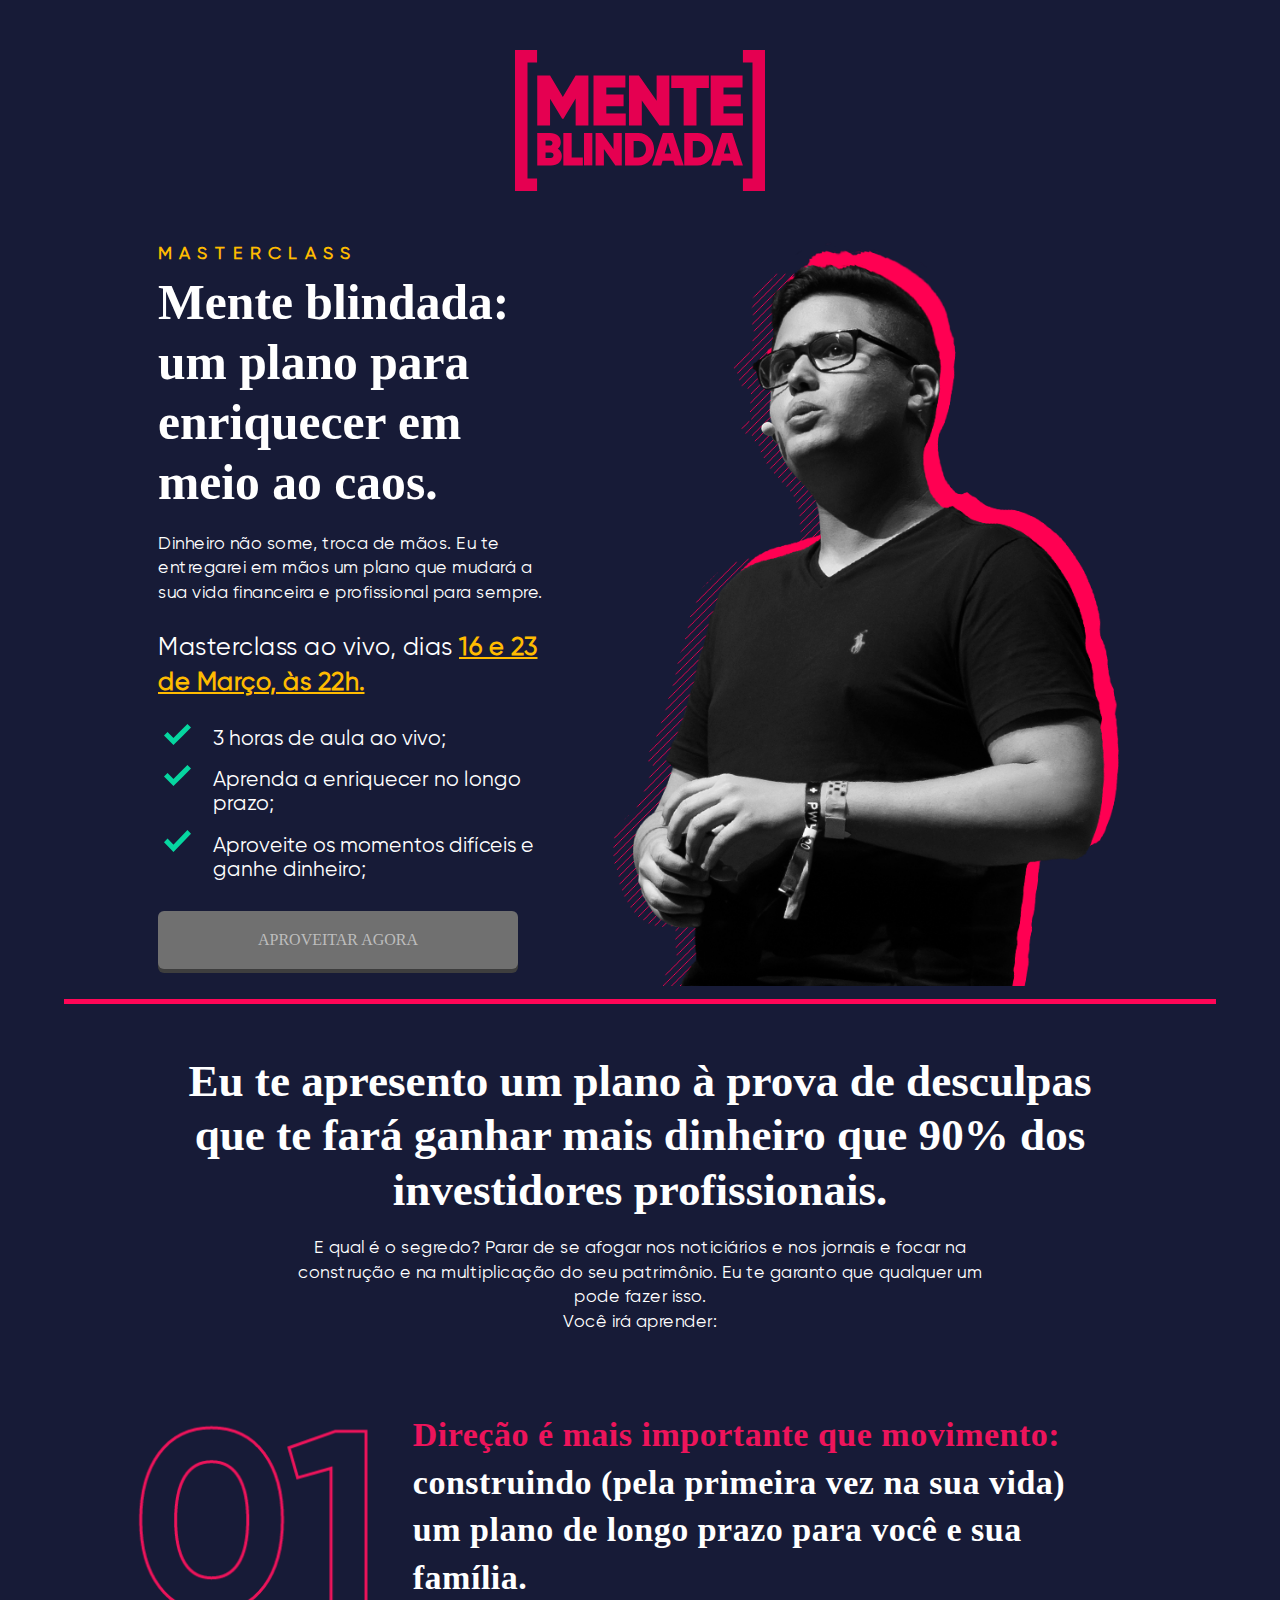
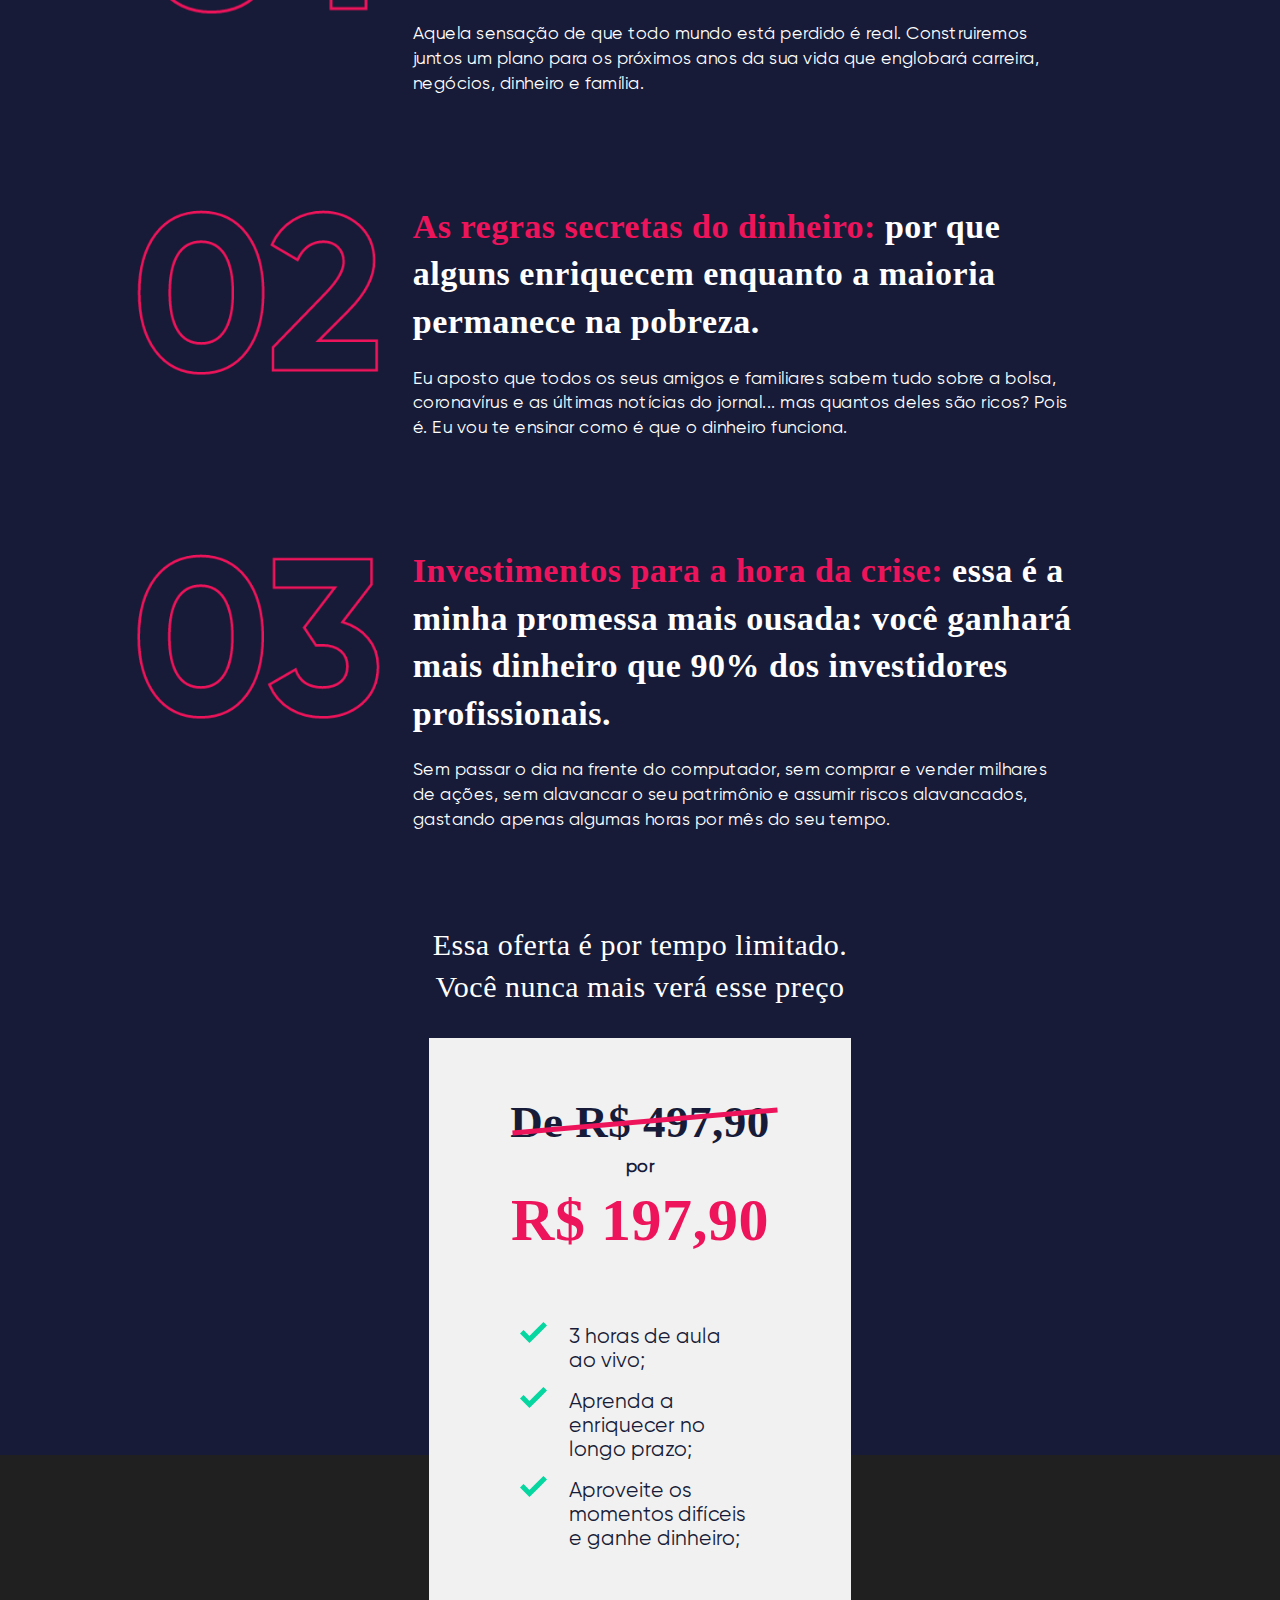
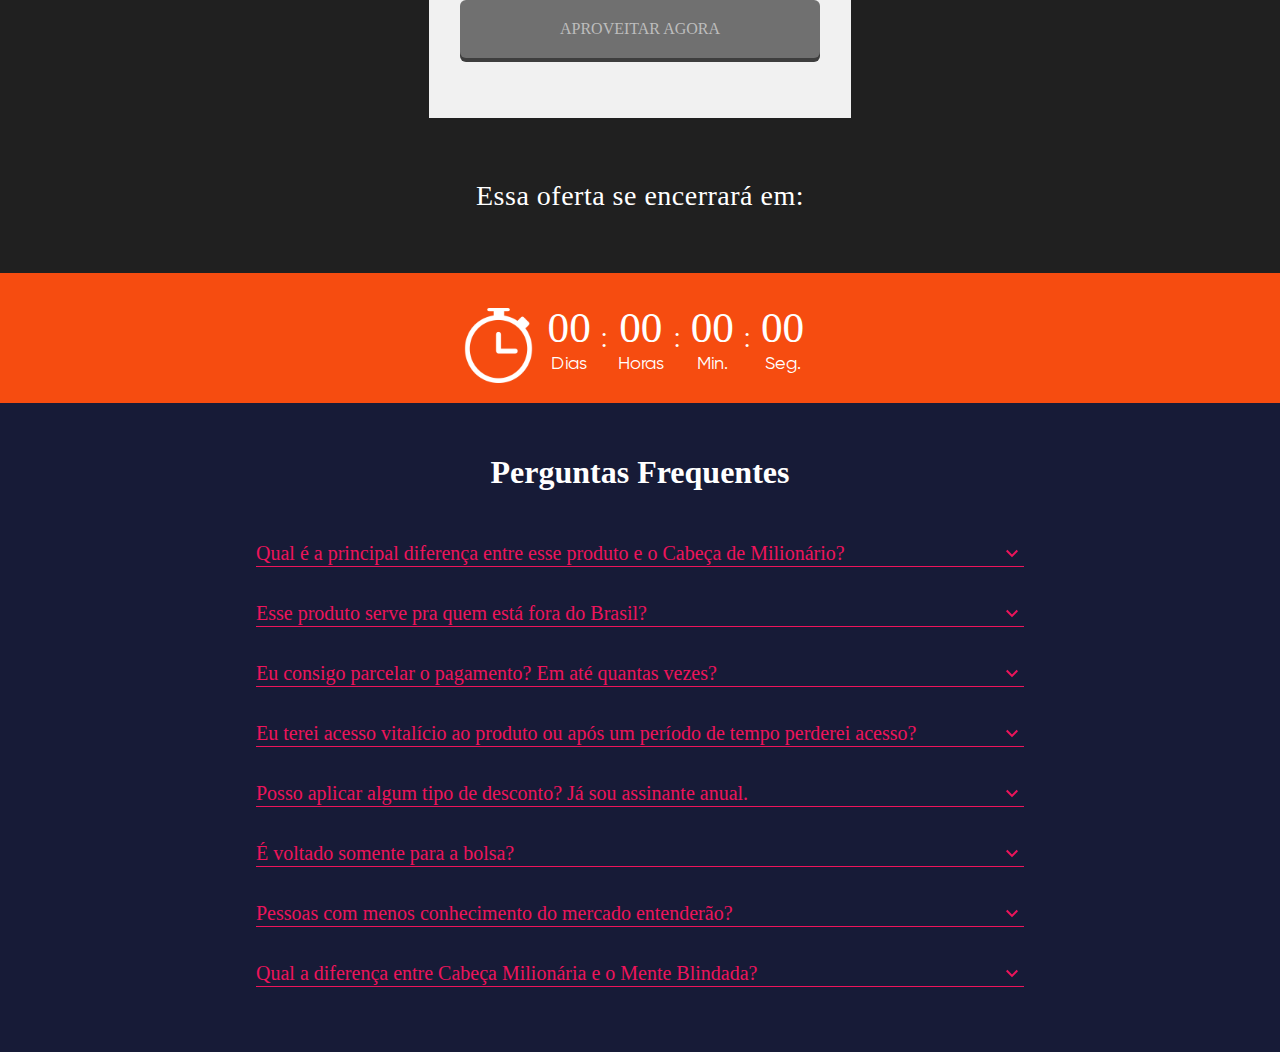
<file: portfolio/mente blindada/index.html>
<html><head>
    <meta charset="UTF-8">
    <title>Inscrições abertas: Mente Blindada.</title>

    <link rel="icon" type="image/x-icon" href="#">

    <!-- CSS -->
    <link rel="stylesheet" type="text/css" href="assets/css/aulao.css"> <!-- geral -->
    <link rel="stylesheet" type="text/css" href="assets/fonts/style.css"> <!-- fonts -->

    <meta name="viewport" content="width=device-width, initial-scale=1.0">

  <body cz-shortcut-listen="true">
    <div class="width-100">
            <img src="assets/img/logo-mente-blindada.svg" class="logo">
    </div>
    
    <div class="container">
        <div class="col-3-6 white">
            <p class="p-masterclass amarelo">MASTERCLASS</p>
            <h3 class="title white">Mente blindada: um plano para enriquecer em meio ao caos.</h3>
            <p class="white">Dinheiro não some, troca de mãos. Eu te entregarei em mãos um plano que mudará a sua vida financeira e profissional para sempre.</p>
            <p class="white p-dia">Masterclass ao vivo, dias <b class="amarelo sublinhado">16 e 23 de Março, às 22h.</b></p>
            <ul class="white">
                <li>3 horas de aula ao vivo;</li>
                <li>Aprenda a enriquecer no longo prazo;</li>
                <li>Aproveite os momentos difíceis e ganhe dinheiro;</li>
            </ul>
            <a href="#" class="btn">APROVEITAR AGORA</a>
        </div>
        <div class="col-3-6 hidden">
            <img class="img-icaro" src="assets/img/img-icaro-topo.png">
        </div>
    </div>
    <div class="divisor width-100 hidden"></div>
    
    <div class="container column padding-30px" style="margin-bottom: 15px;">
        <h3 class="subtitle white text-center text-left" style="margin: 0">Eu te apresento um plano à prova de desculpas que te fará ganhar mais dinheiro que 90% dos<br> investidores profissionais.</h3>
        <p class="white text-center padding-115px text-left">E qual é o segredo? Parar de se afogar nos noticiários e nos jornais e focar na construção e na multiplicação do seu patrimônio. Eu te garanto que qualquer um pode fazer isso. <br>Você irá aprender:</p>
    </div>

    <div class="container numbers">
        <div class="col-20">
            <img class="img-number" src="assets/img/01.png">
        </div>
        <div class="col-80">
            <p class="item-title white"><span class="pink">Direção é mais importante que movimento:</span> construindo (pela primeira vez na sua vida) um plano de longo prazo para você e sua família.</p>
            <p class="white">Aquela sensação de que todo mundo está perdido é real. Construiremos juntos um plano para os próximos anos da sua vida que englobará carreira, negócios, dinheiro e família.</p>
        </div>
    </div>

    <div class="container numbers">
            <div class="col-20">
                <img class="img-number" src="assets/img/02.png">
            </div>
            <div class="col-80">
                <p class="item-title white"><span class="pink">As regras secretas do dinheiro:</span> por que alguns enriquecem enquanto a maioria permanece na pobreza.</p>
                <p class="white">Eu aposto que todos os seus amigos e familiares sabem tudo sobre a bolsa, coronavírus e as últimas notícias do jornal... mas quantos deles são ricos? Pois é. Eu vou te ensinar como é que o dinheiro funciona.</p>
            </div>
    </div>

    <div class="container numbers">
            <div class="col-20">
                <img class="img-number" src="assets/img/03.png">
            </div>
            <div class="col-80">
                <p class="item-title white"><span class="pink">Investimentos para a hora da crise:</span> essa é a minha promessa mais ousada: você ganhará mais dinheiro que 90% dos investidores profissionais.</p>
                <p class="white">Sem passar o dia na frente do computador, sem comprar e vender milhares de ações, sem alavancar o seu patrimônio e assumir riscos alavancados, gastando apenas algumas horas por mês do seu tempo.</p>
            </div>
    </div>

    <p class="text-center white p-price">Essa oferta é por tempo limitado.<br>Você nunca mais verá esse preço</p>

    <div class="width-100  price-box-background">
        <div class="col-2-6 price-box">
            <div>
                <p class="text-center darkBlue"><b><span class="cortado price">De R$ 497,90</span><br>por<br><span class="price-2 pink">R$ 197,90</span></b></p>
                <ul class="darkBlue">
                    <li>3 horas de aula ao vivo;</li>
                    <li>Aprenda a enriquecer no longo prazo;</li>
                    <li>Aproveite os momentos difíceis e ganhe dinheiro;</li>
                </ul>
                <a href="#" class="btn" style="margin: 30px auto">APROVEITAR AGORA</a>
            </div>
        </div>
        <p class="white p-footer">Essa oferta se encerrará em:</p>
    </div>

    <div class="footer">
        <div class="faixa green" style="margin-top: 0px">
            <!-- <h1 id="fimDaPromo" style="display: block; text-align: center;">PROMOÇÃO FINALIZADA:<br> inscrições encerradas!</h1> -->
            <div id="clock2" class="contador white">
                <div class="clock text-center">
                    <img class="shake-rotate" src="assets/img/relogio_branco.png" style="width: 75px;">
                </div>
                <div class="timer text-center">
                    <div class="count">
                        <span class="title">Dias</span>
                        <span class="number days">00</span>
                    </div>
                    <div class="cont-divisor">:</div>
                    <div class="count">
                        <span class="title">Horas</span>
                        <span class="number hours">00</span>
                    </div>
                    <div class="cont-divisor">:</div>
                    <div class="count">
                        <span class="title">Min.</span>
                        <span class="number minutes">00</span>
                    </div>
                    <div class="cont-divisor">:</div>
                    <div class="count">
                        <span class="title">Seg.</span>
                        <span class="number seconds">00</span>
                    </div>
                </div>
            </div>
        </div>
    </div>

    <div class="onm-faq-itemlist">
        <h3 class="onm-faq-expansiontitle">Perguntas Frequentes</h3>
        <div class="onm-faq-expansion">

            <!-- 1 -->
            <div id="onm-expansion">            
                <div class="onm-faq-expansionitem" onclick="javascript:abrefecha('item1')">
                    <div class="onm-faq-itemtitle">Qual é a principal diferença entre esse produto e o Cabeça de Milionário?</div>
                    <div class="onm-faq-arrow">
                        <div id="onm-faq-close1" class="onm-faq-hidearrow">
                            <svg class="onm-faq-svg">
                                <path d="M7.41 15.41L12 10.83l4.59 4.58L18 14l-6-6-6 6z"></path>
                            </svg>
                        </div>
                        <div id="onm-faq-open1">
                            <svg class="onm-faq-svg">
                                <path d="M7.41 7.84L12 12.42l4.59-4.58L18 9.25l-6 6-6-6z"></path>
                            </svg>
                        </div>
                    </div>
                </div>
                <div id="item1" class="onm-faq-item onm-faq-hide">
                    <p>O Mente Blindada é um produto voltado totalmente ao campo dos investimentos. É um produto mais voltado ao investimento, seleção de estratégia para longo prazo, ações, proteção e multiplicação patrimonial. O Cabeça de Milionário é mais voltado para a parte COMPORTAMENTAL E PRA MENTALIDADE.</p>
                </div>
            </div>


            <!-- 2 -->
            <div id="onm-expansion">            
                <div class="onm-faq-expansionitem" onclick="javascript:abrefecha('item2')">
                    <div class="onm-faq-itemtitle">Esse produto serve pra quem está fora do Brasil?</div>
                    <div class="onm-faq-arrow">
                        <div id="onm-faq-close2" class="onm-faq-hidearrow">
                            <svg class="onm-faq-svg">
                                <path d="M7.41 15.41L12 10.83l4.59 4.58L18 14l-6-6-6 6z"></path>
                            </svg>
                        </div>
                        <div id="onm-faq-open2">
                            <svg class="onm-faq-svg">
                                <path d="M7.41 7.84L12 12.42l4.59-4.58L18 9.25l-6 6-6-6z"></path>
                            </svg>
                        </div>
                    </div>
                </div>
                <div id="item2" class="onm-faq-item onm-faq-hide">
                    <p>Sim. Serve para quem está em qualquer lugar do mundo.</p>
                </div>
            </div>

            <!-- 3 -->
            <div id="onm-expansion">            
                <div class="onm-faq-expansionitem" onclick="javascript:abrefecha('item3')">
                    <div class="onm-faq-itemtitle">Eu consigo parcelar o pagamento? Em até quantas vezes?</div>
                    <div class="onm-faq-arrow">
                        <div id="onm-faq-close3" class="onm-faq-hidearrow">
                            <svg class="onm-faq-svg">
                                <path d="M7.41 15.41L12 10.83l4.59 4.58L18 14l-6-6-6 6z"></path>
                            </svg>
                        </div>
                        <div id="onm-faq-open3">
                            <svg class="onm-faq-svg">
                                <path d="M7.41 7.84L12 12.42l4.59-4.58L18 9.25l-6 6-6-6z"></path>
                            </svg>
                        </div>
                    </div>
                </div>
                <div id="item3" class="onm-faq-item onm-faq-hide">
                    <p>Sim. Você consegue parcelar em até três vezes no cartão.</p>
                </div>
            </div>

            <!-- 4 -->
            <div id="onm-expansion">            
                <div class="onm-faq-expansionitem" onclick="javascript:abrefecha('item4')">
                    <div class="onm-faq-itemtitle">Eu terei acesso vitalício ao produto ou após um período de tempo perderei acesso?</div>
                    <div class="onm-faq-arrow">
                        <div id="onm-faq-close4" class="onm-faq-hidearrow">
                            <svg class="onm-faq-svg">
                                <path d="M7.41 15.41L12 10.83l4.59 4.58L18 14l-6-6-6 6z"></path>
                            </svg>
                        </div>
                        <div id="onm-faq-open4">
                            <svg class="onm-faq-svg">
                                <path d="M7.41 7.84L12 12.42l4.59-4.58L18 9.25l-6 6-6-6z"></path>
                            </svg>
                        </div>
                    </div>
                </div>
                <div id="item4" class="onm-faq-item onm-faq-hide">
                    <p>O produto será seu e somente seu para sempre.</p>
                </div>
            </div>

            <!-- 5 -->
            <div id="onm-expansion">            
                <div class="onm-faq-expansionitem" onclick="javascript:abrefecha('item5')">
                    <div class="onm-faq-itemtitle">Posso aplicar algum tipo de desconto? Já sou assinante anual.</div>
                    <div class="onm-faq-arrow">
                        <div id="onm-faq-close5" class="onm-faq-hidearrow">
                            <svg class="onm-faq-svg">
                                <path d="M7.41 15.41L12 10.83l4.59 4.58L18 14l-6-6-6 6z"></path>
                            </svg>
                        </div>
                        <div id="onm-faq-open5">
                            <svg class="onm-faq-svg">
                                <path d="M7.41 7.84L12 12.42l4.59-4.58L18 9.25l-6 6-6-6z"></path>
                            </svg>
                        </div>
                    </div>
                </div>
                <div id="item5" class="onm-faq-item onm-faq-hide">
                    <p>Caso você seja assinante anual, entre em contato direto com o suporte para obter seu cupom de desconto. Fique atento pois você só poderá usar esse cupom uma única vez.</p>
                </div>
            </div>


            <!-- 6 -->
            <div id="onm-expansion">            
                <div class="onm-faq-expansionitem" onclick="javascript:abrefecha('item6')">
                    <div class="onm-faq-itemtitle">É voltado somente para a bolsa?</div>
                    <div class="onm-faq-arrow">
                        <div id="onm-faq-close6" class="onm-faq-hidearrow">
                            <svg class="onm-faq-svg">
                                <path d="M7.41 15.41L12 10.83l4.59 4.58L18 14l-6-6-6 6z"></path>
                            </svg>
                        </div>
                        <div id="onm-faq-open6">
                            <svg class="onm-faq-svg">
                                <path d="M7.41 7.84L12 12.42l4.59-4.58L18 9.25l-6 6-6-6z"></path>
                            </svg>
                        </div>
                    </div>
                </div>
                <div id="item6" class="onm-faq-item onm-faq-hide">
                    <p>Este não é um curso voltado exclusivamente para bolsa de valores, mas sim para investimentos no geral. Nosso conteúdo é para todas as pessoas que se preocupam com a proteção e multiplicação do seu patrimônio.</p>
                </div>
            </div>


            <!-- 7 -->
            <div id="onm-expansion">            
                <div class="onm-faq-expansionitem" onclick="javascript:abrefecha('item7')">
                    <div class="onm-faq-itemtitle">Pessoas com menos conhecimento do mercado entenderão?</div>
                    <div class="onm-faq-arrow">
                        <div id="onm-faq-close7" class="onm-faq-hidearrow">
                            <svg class="onm-faq-svg">
                                <path d="M7.41 15.41L12 10.83l4.59 4.58L18 14l-6-6-6 6z"></path>
                            </svg>
                        </div>
                        <div id="onm-faq-open7">
                            <svg class="onm-faq-svg">
                                <path d="M7.41 7.84L12 12.42l4.59-4.58L18 9.25l-6 6-6-6z"></path>
                            </svg>
                        </div>
                    </div>
                </div>
                <div id="item7" class="onm-faq-item onm-faq-hide">
                    <p>Este curso é voltado para iniciantes. Tudo o que você precisa é ter uma fonte de renda que lhe permita poupar algum dinheiro. A partir deste ponto, qualquer pessoa, em qualquer nível, pode usufruir do conteúdo.</p>
                </div>
            </div>


            <!-- 8 -->
            <div id="onm-expansion">            
                <div class="onm-faq-expansionitem" onclick="javascript:abrefecha('item8')">
                    <div class="onm-faq-itemtitle">Qual a diferença entre Cabeça Milionária e o Mente Blindada?</div>
                    <div class="onm-faq-arrow">
                        <div id="onm-faq-close8" class="onm-faq-hidearrow">
                            <svg class="onm-faq-svg">
                                <path d="M7.41 15.41L12 10.83l4.59 4.58L18 14l-6-6-6 6z"></path>
                            </svg>
                        </div>
                        <div id="onm-faq-open8">
                            <svg class="onm-faq-svg">
                                <path d="M7.41 7.84L12 12.42l4.59-4.58L18 9.25l-6 6-6-6z"></path>
                            </svg>
                        </div>
                    </div>
                </div>
                <div id="item8" class="onm-faq-item onm-faq-hide">
                    <p>O Mente Blindada é um curso voltado para investimentos, enquanto o Cabeça Milionária tratava da mentalidade próspera.</p>
                </div>
            </div>
        </div>
        
    </div>
   
    <script>

        var item_status = {
            "item1": false,
            "item2": false,
            "item3": false,    
            "item4": false,
            "item5": false,
            "item6": false,    
            "item7": false,
            "item8": false,
        }

        function abrefecha(elemento){
            
            var element = document.getElementById(elemento);
            
            var num = elemento.split("m").pop();
            var arrow_open = document.getElementById('onm-faq-open' + num);
            var arrow_close = document.getElementById('onm-faq-close' + num);
            var num2 = 1;
            if(item_status[elemento] == false){

                for(var k in item_status) {
                    item_status[k] = false
                    
                    var element2 = document.getElementById(k);
                    var arrow_open2 = document.getElementById('onm-faq-open' + num2);
                    var arrow_close2 = document.getElementById('onm-faq-close' + num2);
                    num2++;
                    element2.classList.add("onm-faq-hide");
                    arrow_close2.classList.add("onm-faq-hidearrow");
                    arrow_open2.classList.remove("onm-faq-hidearrow");
                }

                element.classList.remove("onm-faq-hide");
                arrow_close.classList.remove("onm-faq-hidearrow");
                arrow_open.classList.add("onm-faq-hidearrow");

                item_status[elemento] = true;
            }
            else{ 
                element.classList.add("onm-faq-hide");
                item_status[elemento] = false;
                arrow_close.classList.add("onm-faq-hidearrow");
                arrow_open.classList.remove("onm-faq-hidearrow");
            }
        }

    </script>

    


    <!-- ManyChat -->

   
    <!-- <script>
        /* CONTADOR */
        var deadline = 'March 23 2020 21:59:50 GMT-0300';
    
        function getTimeRemaining(endtime){
            var t = Date.parse(endtime) - Date.parse(new Date());
            var seconds = Math.floor( (t/1000) % 60 );
            var minutes = Math.floor( (t/1000/60) % 60 );
            var hours = Math.floor( (t/(1000*60*60)) % 24 );
            var days = Math.floor( t/(1000*60*60*24) );
            return {
                'total': t,
                'days': days,
                'hours': hours,
                'minutes': minutes,
                'seconds': seconds
            };
        }
    
        function initializeClock(id, endtime){
            var clock = document.getElementById(id);
    
            var daysSpan = clock.querySelector('.days');
            var hoursSpan = clock.querySelector('.hours');
            var minutesSpan = clock.querySelector('.minutes');
            var secondsSpan = clock.querySelector('.seconds');
    
            function updateClock(){
                var t = getTimeRemaining(endtime);
                daysSpan.innerHTML = ('0' + t.days).slice(-2);
                hoursSpan.innerHTML = ('0' + t.hours).slice(-2);
                minutesSpan.innerHTML = ('0' + t.minutes).slice(-2);
                secondsSpan.innerHTML = ('0' + t.seconds).slice(-2);
                if(t.total<=0){
                    clearInterval(timeinterval);
                }
            }
    
            updateClock(); // run function once at first to avoid delay
            var timeinterval = setInterval(updateClock, 1000);
        }
    
        // initializeClock('clock', deadline);
        initializeClock('clock2', deadline);
    </script> -->
</file>
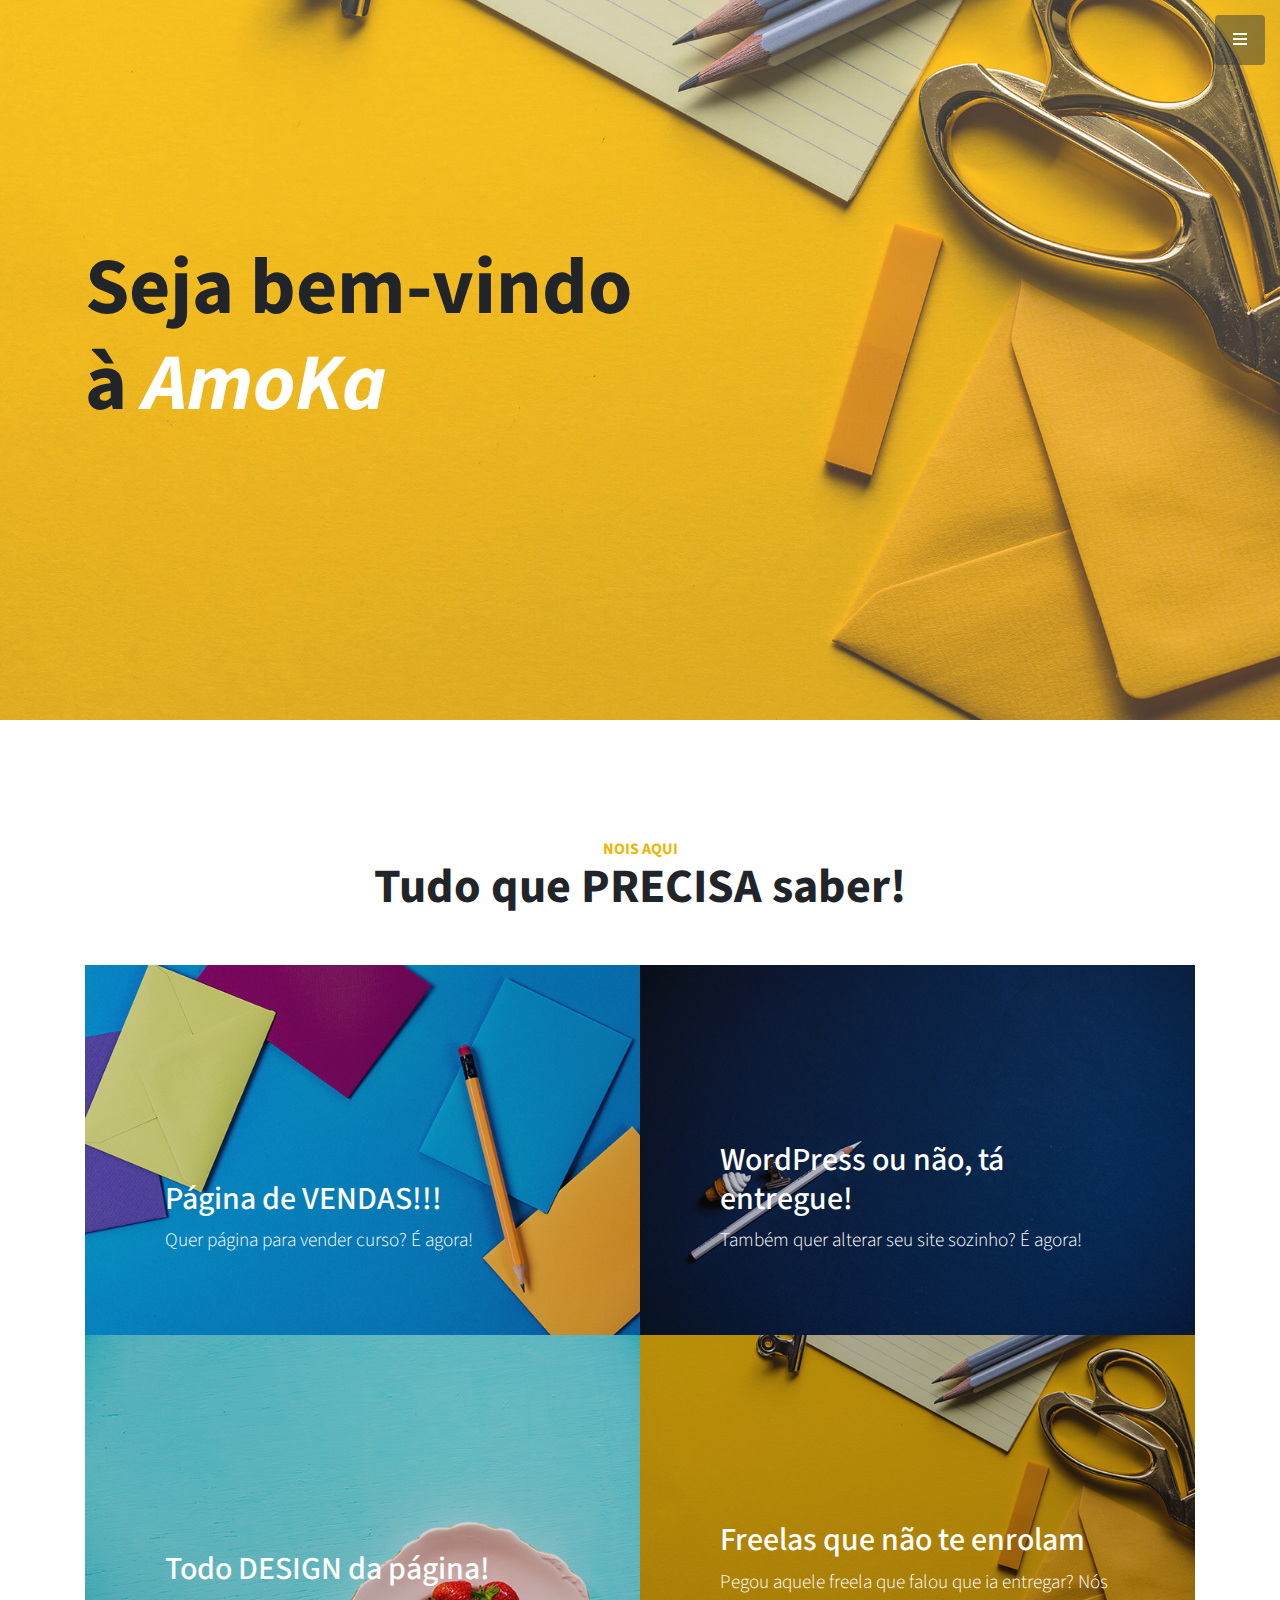
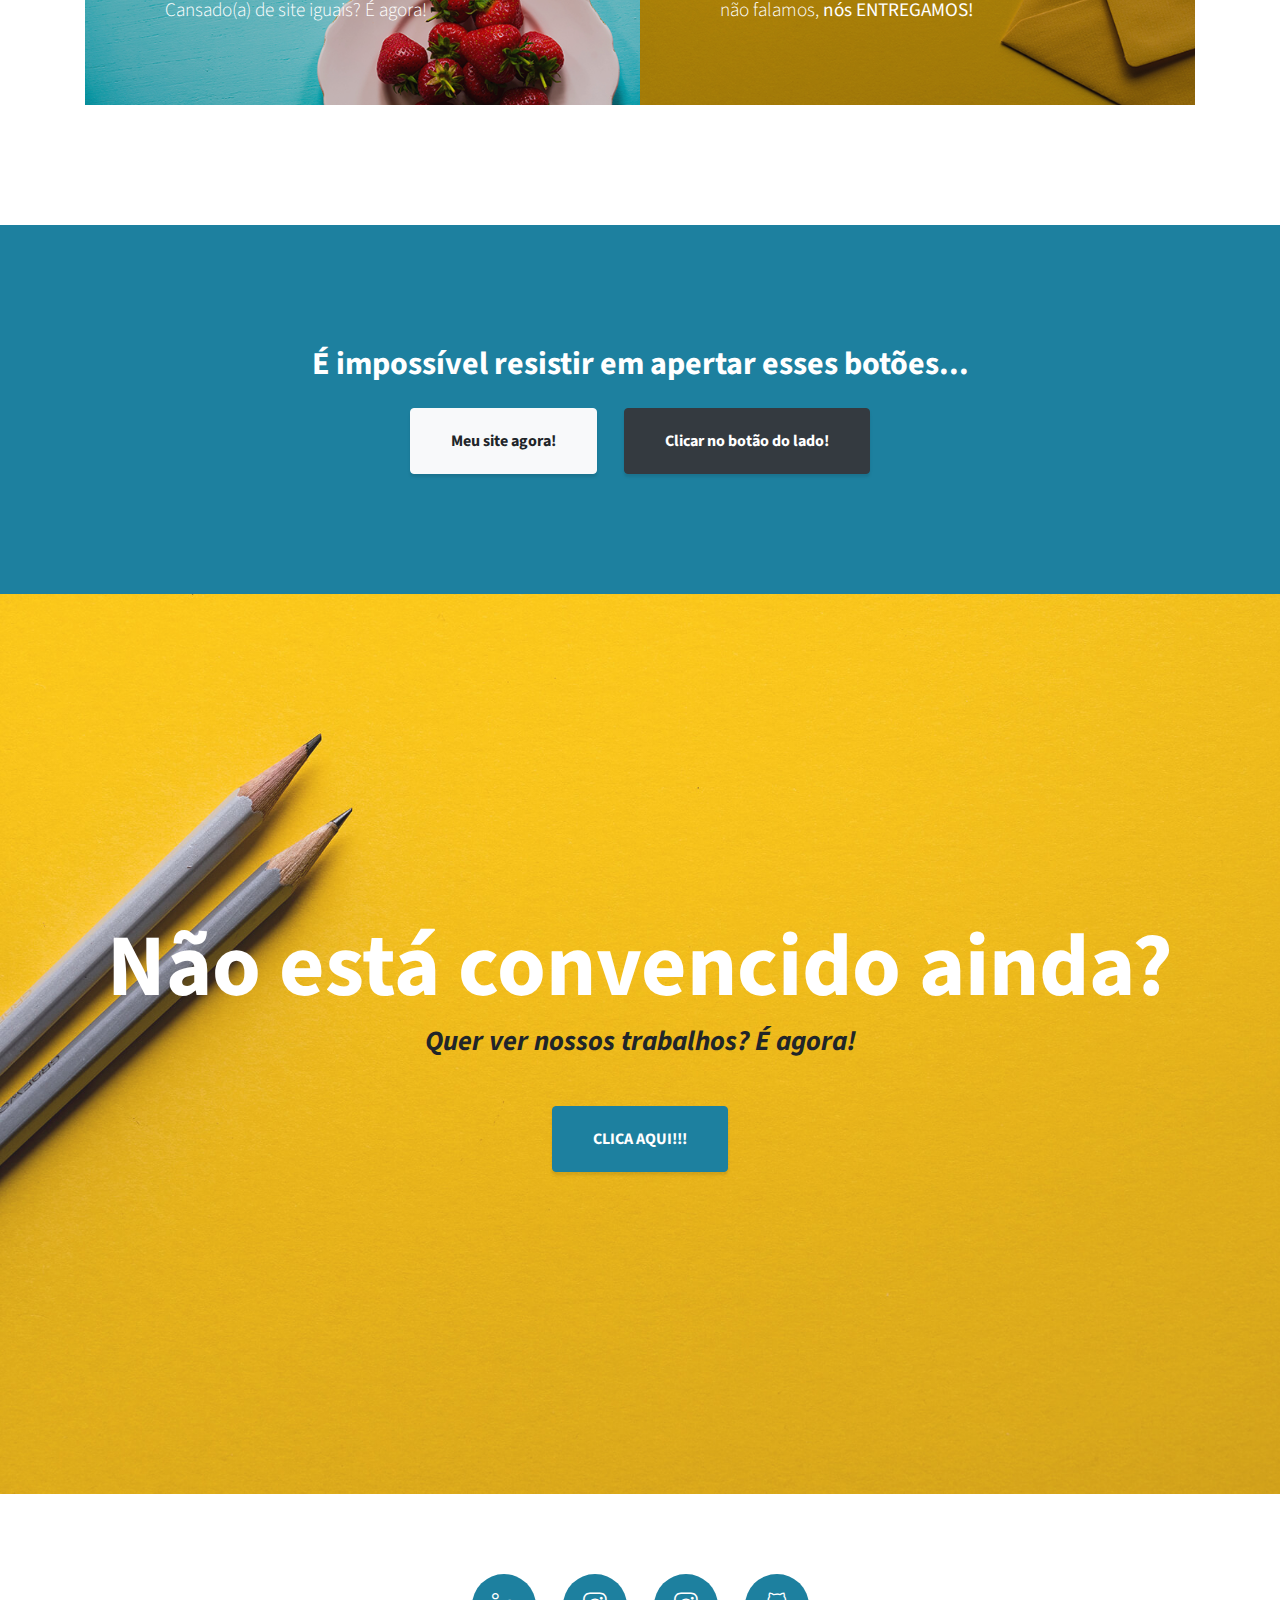
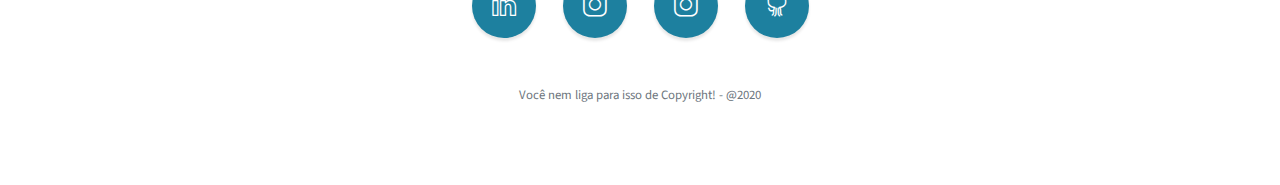
<file: portfolio/meu site/index.html>
<!DOCTYPE html>
<html lang="en">

<head>

  <meta charset="utf-8">
  <meta name="viewport" content="width=device-width, initial-scale=1, shrink-to-fit=no">
  <meta name="description" content="Seu site é agora!">
  <meta name="author" content="Matheus Andreatta">
  <link rel="shortcut icon" href="./img/favicon.ico" />
  <title>AmoKa</title>

  <!-- Bootstrap Core CSS -->
  <link href="vendor/bootstrap/css/bootstrap.min.css" rel="stylesheet">

  <!-- Custom Fonts -->
  <link href="vendor/fontawesome-free/css/all.min.css" rel="stylesheet" type="text/css">
  <link href="https://fonts.googleapis.com/css?family=Source+Sans+Pro:300,400,700,300italic,400italic,700italic" rel="stylesheet" type="text/css">
  <link href="vendor/simple-line-icons/css/simple-line-icons.css" rel="stylesheet">

  <!-- Custom CSS -->
  <link href="css/stylish-portfolio.min.css" rel="stylesheet">
  <style>
    video#bgvid {
      width: 100%;
      height: auto;
      max-height: 100%;
    }

    .callout h2 {
      font-size: 5rem;
      font-weight: 700;
      display: block;
      max-width: 35rem;
    }

    @media (max-width:768px){
      .callout h2{
        font-size: 4rem;
      }
      .content-section{
        padding-top:5rem;
      }
      .content-section .btn-light{
        width: 250px;
        margin-right: 0!important;
        margin-bottom: 10px;
      }
    }
  </style>
</head>

<body id="page-top">

  <!-- Navigation -->
  <a class="menu-toggle rounded" href="#">
    <i class="fas fa-bars"></i>
  </a>


  <!-- Callout -->
  <section class="callout">
    <div class="container text-left">
      <h2 class="mb-5 mr-auto ml-0">Seja bem-vindo à <em class="text-white">AmoKa</em></h2>
    </div>
  </section>

  <!-- Portfolio -->
  <section class="content-section" id="portfolio">
    <div class="container">
      <div class="content-section-heading text-center">
        <h3 class="text-secondary mb-0">NOIS AQUI</h3>
        <h2 class="mb-5">Tudo que PRECISA saber!</h2>
      </div>
      <div class="row no-gutters">
        <div class="col-lg-6">
          <a class="portfolio-item" href="#!">
            <div class="caption">
              <div class="caption-content">
                <div class="h2">Página de VENDAS!!!</div>
                <p class="mb-0">Quer página para vender curso? É agora!</p>
              </div>
            </div>
            <img class="img-fluid" src="img/portfolio-b1.jpg" alt="">
          </a>
        </div>
        <div class="col-lg-6">
          <a class="portfolio-item" href="#!">
            <div class="caption">
              <div class="caption-content">
                <div class="h2">WordPress ou não, tá entregue!</div>
                <p class="mb-0">Também quer alterar seu site sozinho? É agora!</p>
              </div>
            </div>
            <img class="img-fluid" src="img/portfolio-b2.jpg" alt="">
          </a>
        </div>
        <div class="col-lg-6">
          <a class="portfolio-item" href="#!">
            <div class="caption">
              <div class="caption-content">
                <div class="h2">Todo DESIGN da página!</div>
                <p class="mb-0">Cansado(a) de site iguais? É agora!</p>
              </div>
            </div>
            <img class="img-fluid" src="img/portfolio-b3.jpg" alt="">
          </a>
        </div>
        <div class="col-lg-6">
          <a class="portfolio-item" href="#!">
            <div class="caption">
              <div class="caption-content">
                <div class="h2">Freelas que não te enrolam</div>
                <p class="mb-0">Pegou aquele freela que falou que ia entregar? Nós não falamos, <b>nós ENTREGAMOS!</b></p>
              </div>
            </div>
            <img class="img-fluid" src="img/portfolio-b4.jpg" alt="">
          </a>
        </div>
      </div>
    </div>
  </section>

  <!-- Call to Action -->
  <section class="content-section bg-primary text-white">
    <div class="container text-center">
      <h2 class="mb-4">É impossível resistir em apertar esses botões...</h2>
      <a href="#!" class="btn btn-xl btn-light mr-4">Meu site agora!</a>
      <a href="#!" class="btn btn-xl btn-dark">Clicar no botão do lado!</a>
    </div>
  </section>

  <section class="masthead d-flex">
    <div class="container text-center my-auto">
      <h1 class="mb-1 text-white">Não está convencido ainda?</h1>
      <h3 class="mb-5">
        <em>Quer ver nossos trabalhos? É agora!</em>
      </h3>
      <a class="btn btn-primary btn-xl js-scroll-trigger" href="./portfolio.html">CLICA AQUI!!!</a>
    </div>
    <div class="overlay"></div>
  </section>

 
  <!-- Footer -->
  <footer class="footer text-center">
    <div class="container">
      <ul class="list-inline mb-5">
        <li class="list-inline-item">
          <a class="social-link rounded-circle text-white mr-3" href="#!">
            <i class="icon-social-linkedin"></i>
          </a>
        </li>
        <li class="list-inline-item">
          <a class="social-link rounded-circle text-white mr-3" href="https://www.instagram.com/andreatta_matheus">
            <i class="icon-social-instagram"></i>
          </a>
        </li>
        <li class="list-inline-item">
          <a class="social-link rounded-circle text-white mr-3" href="https://www.instagram.com/brendaaur/">
            <i class="icon-social-instagram"></i>
          </a>
        </li>
        <li class="list-inline-item">
          <a class="social-link rounded-circle text-white" href="https://github.com/matheus-andreatta">
            <i class="icon-social-github"></i>
          </a>
        </li>
      </ul>
      <p class="text-muted small mb-0">Você nem liga para isso de Copyright! - @2020</p>
    </div>
  </footer>

  <!-- Scroll to Top Button-->
  <a class="scroll-to-top rounded js-scroll-trigger" href="#page-top">
    <i class="fas fa-angle-up"></i>
  </a>

  <!-- Bootstrap core JavaScript -->
  <script src="vendor/jquery/jquery.min.js"></script>
  <script src="vendor/bootstrap/js/bootstrap.bundle.min.js"></script>

  <!-- Plugin JavaScript -->
  <script src="vendor/jquery-easing/jquery.easing.min.js"></script>

  <!-- Custom scripts for this template -->
  <script src="js/stylish-portfolio.min.js"></script>

</body>

</html>
</file>
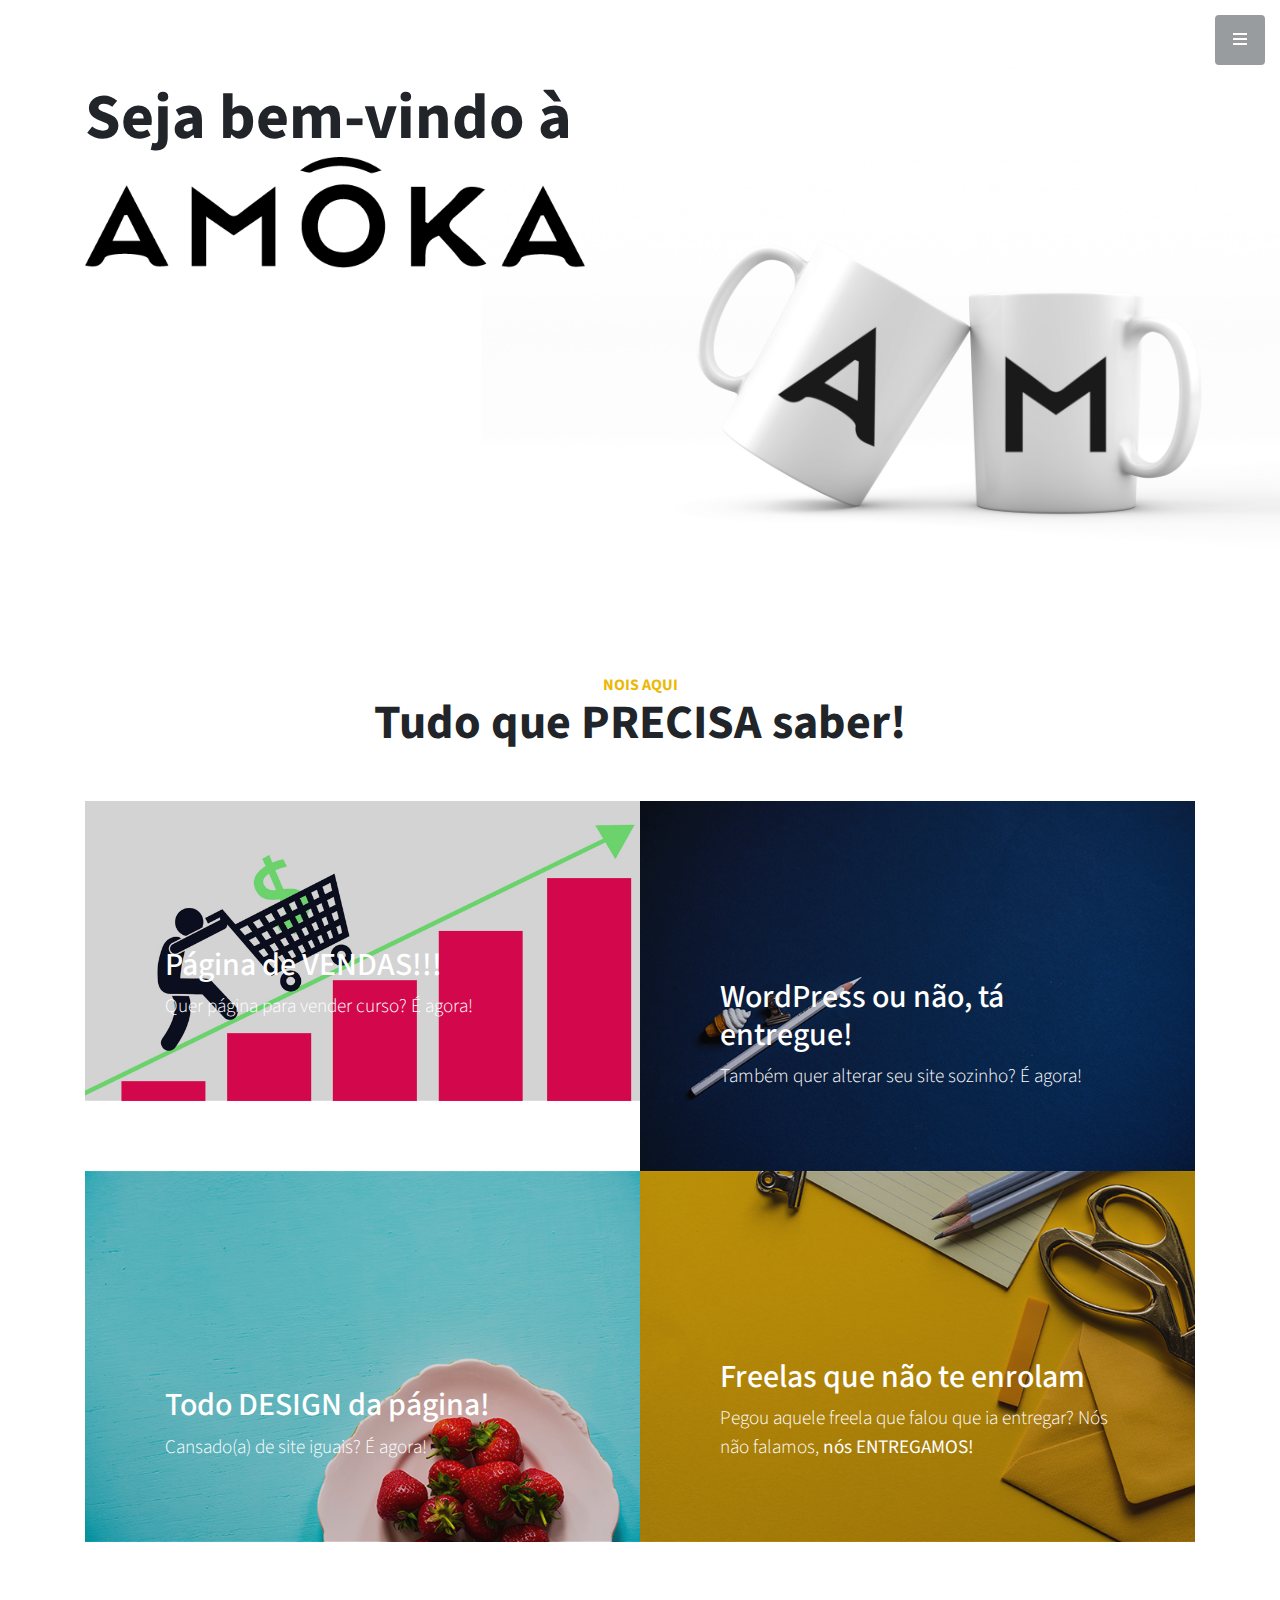
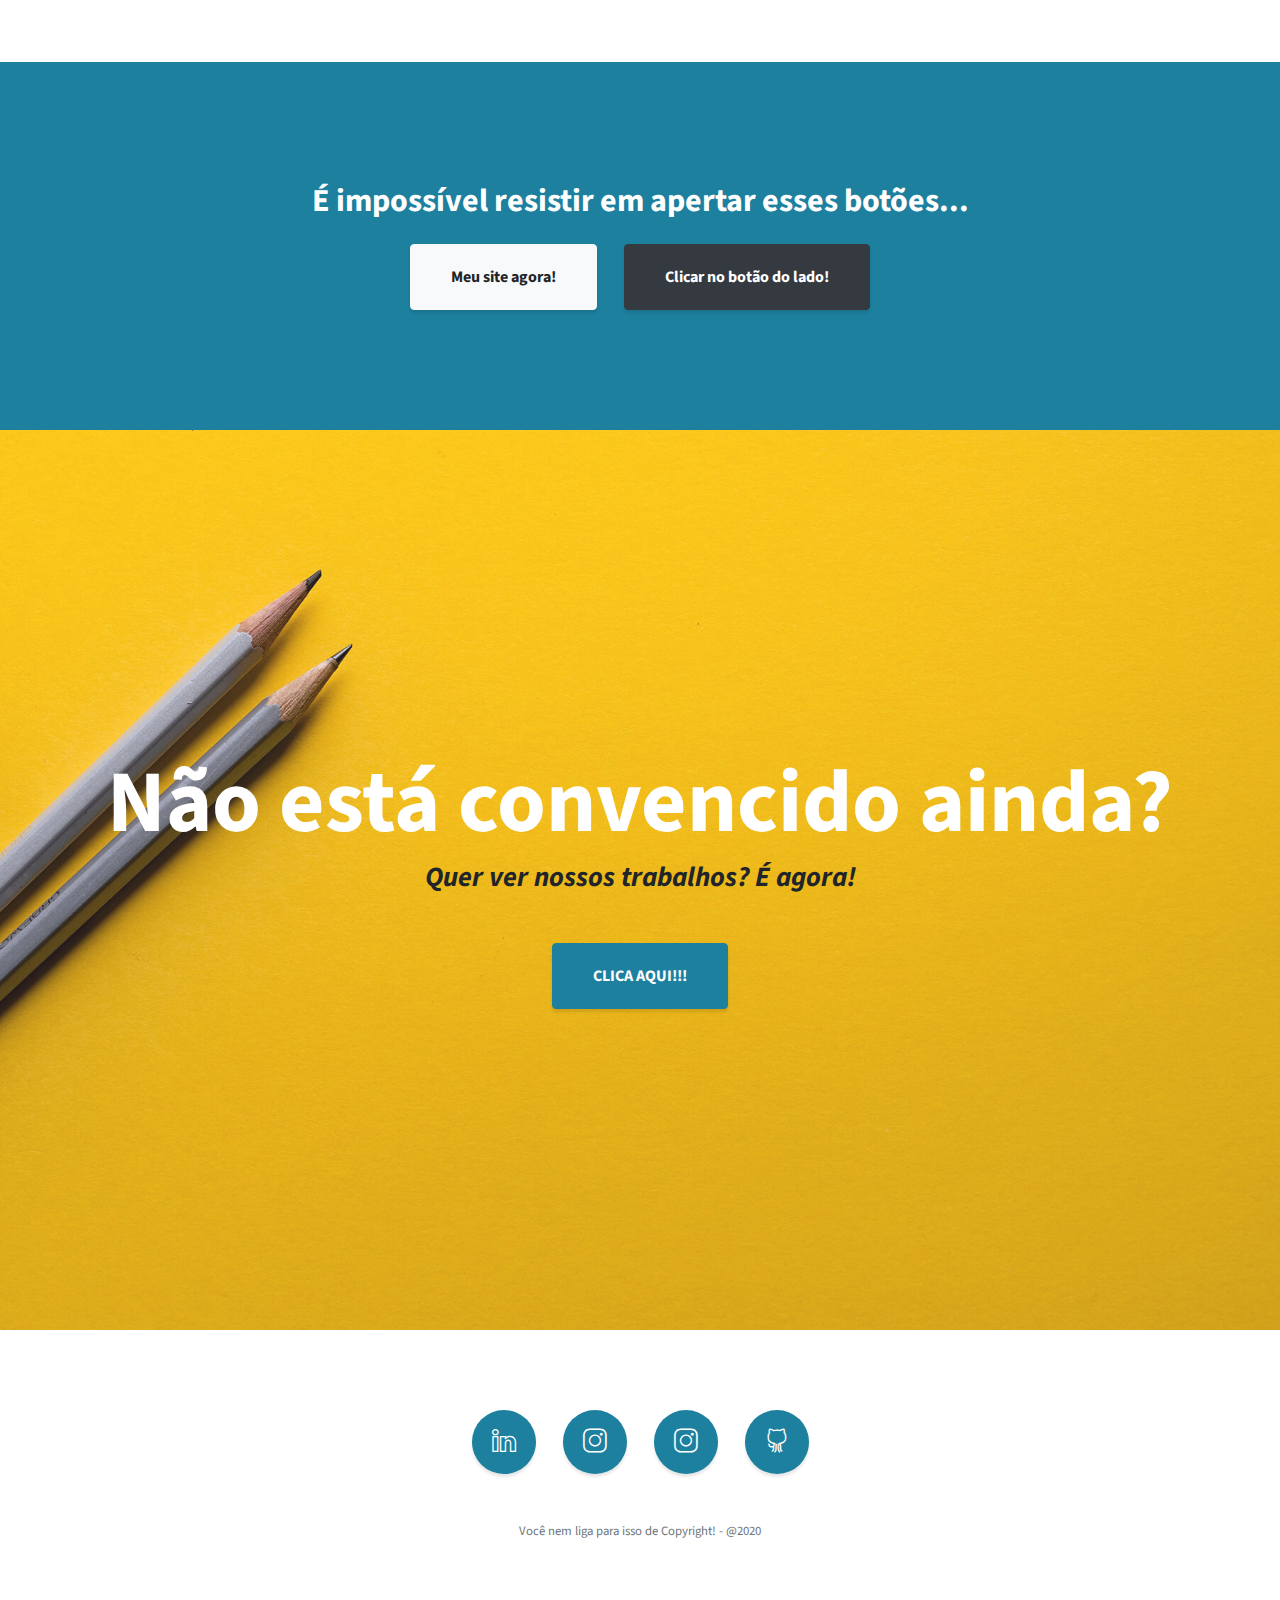
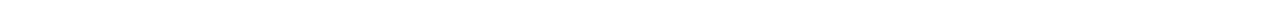
<file: index copy.html>
<!DOCTYPE html>
<html lang="en">

<head>

  <meta charset="utf-8">
  <meta name="viewport" content="width=device-width, initial-scale=1, shrink-to-fit=no">
  <meta name="description" content="Seu site é agora!">
  <meta name="author" content="Matheus Andreatta">
  <link rel="shortcut icon" href="./img/favicon.ico" />
  <title>AmoKa</title>

  <!-- Bootstrap Core CSS -->
  <link href="vendor/bootstrap/css/bootstrap.min.css" rel="stylesheet">

  <!-- Custom Fonts -->
  <link href="vendor/fontawesome-free/css/all.min.css" rel="stylesheet" type="text/css">
  <link href="https://fonts.googleapis.com/css?family=Source+Sans+Pro:300,400,700,300italic,400italic,700italic" rel="stylesheet" type="text/css">
  <link href="vendor/simple-line-icons/css/simple-line-icons.css" rel="stylesheet">

  <!-- Custom CSS -->
  <link href="css/stylish-portfolio.min.css" rel="stylesheet">
  <style>
    video#bgvid {
      width: 100%;
      height: auto;
      max-height: 100%;
    }

    .callout h2 {
      font-size: 4rem;
      font-weight: 700;
      display: block;
      max-width: 35rem;
    }


    .callout{
      background: linear-gradient(90deg,rgba(255,255,255,.1) 0,rgba(255,255,255,.1) 100%),url(./img/bg-callout.png);
      background-position: top right;
      background-repeat: no-repeat;
      background-size: contain;
      padding: 5rem 0 15rem;
    }

    @media (max-width:768px){
      .callout h2{
        font-size: 4rem;
      }
      .content-section{
        padding-top:5rem;
      }
      .content-section .btn-light{
        width: 250px;
        margin-right: 0!important;
        margin-bottom: 10px;
      }
    }
  </style>
</head>

<body id="page-top">

  <!-- Navigation -->
  <a class="menu-toggle rounded" href="#">
    <i class="fas fa-bars"></i>
  </a>
  <nav id="sidebar-wrapper">
    <ul class="sidebar-nav">
      <li class="sidebar-brand">
        <a class="js-scroll-trigger" href="./portfolio.html">Portfólio</a>
      </li>
      <li class="sidebar-brand">
        <a class="js-scroll-trigger" href="./quem-somos.html">Quem somos</a>
      </li>
      <li class="sidebar-brand">
        <a class="js-scroll-trigger" href="./blog">Blog</a>
      </li>
    </ul>
  </nav>
 
 

  <!-- Callout -->
  <section class="callout">
    <div class="container text-left">
      <h2 class="mb-5 mr-auto ml-0">Seja bem-vindo à <img width="500px" src="./img/logo/logo-black.png" alt="" srcset=""></h2>
    </div>
  </section>

  <!-- Portfolio -->
  <section class="content-section" id="portfolio">
    <div class="container">
      <div class="content-section-heading text-center">
        <h3 class="text-secondary mb-0">NOIS AQUI</h3>
        <h2 class="mb-5">Tudo que PRECISA saber!</h2>
      </div>
      <div class="row no-gutters">
        <div class="col-lg-6">
          <a class="portfolio-item" href="#!">
            <div class="caption">
              <div class="caption-content">
                <div class="h2">Página de VENDAS!!!</div>
                <p class="mb-0">Quer página para vender curso? É agora!</p>
              </div>
            </div>
            <img class="img-fluid" src="img/index/venda-img.jpg" alt="">
          </a>
        </div>
        <div class="col-lg-6">
          <a class="portfolio-item" href="#!">
            <div class="caption">
              <div class="caption-content">
                <div class="h2">WordPress ou não, tá entregue!</div>
                <p class="mb-0">Também quer alterar seu site sozinho? É agora!</p>
              </div>
            </div>
            <img class="img-fluid" src="img/portfolio-b2.jpg" alt="">
          </a>
        </div>
        <div class="col-lg-6">
          <a class="portfolio-item" href="#!">
            <div class="caption">
              <div class="caption-content">
                <div class="h2">Todo DESIGN da página!</div>
                <p class="mb-0">Cansado(a) de site iguais? É agora!</p>
              </div>
            </div>
            <img class="img-fluid" src="img/portfolio-b3.jpg" alt="">
          </a>
        </div>
        <div class="col-lg-6">
          <a class="portfolio-item" href="#!">
            <div class="caption">
              <div class="caption-content">
                <div class="h2">Freelas que não te enrolam</div>
                <p class="mb-0">Pegou aquele freela que falou que ia entregar? Nós não falamos, <b>nós ENTREGAMOS!</b></p>
              </div>
            </div>
            <img class="img-fluid" src="img/portfolio-b4.jpg" alt="">
          </a>
        </div>
      </div>
    </div>
  </section>

  <!-- Call to Action -->
  <section class="content-section bg-primary text-white">
    <div class="container text-center">
      <h2 class="mb-4">É impossível resistir em apertar esses botões...</h2>
      <a href="#!" class="btn btn-xl btn-light mr-4">Meu site agora!</a>
      <a href="#!" class="btn btn-xl btn-dark">Clicar no botão do lado!</a>
    </div>
  </section>

  <section class="masthead d-flex">
    <div class="container text-center my-auto">
      <h1 class="mb-1 text-white">Não está convencido ainda?</h1>
      <h3 class="mb-5">
        <em>Quer ver nossos trabalhos? É agora!</em>
      </h3>
      <a class="btn btn-primary btn-xl js-scroll-trigger" href="./portfolio.html">CLICA AQUI!!!</a>
    </div>
    <div class="overlay"></div>
  </section>

 
  <!-- Footer -->
  <footer class="footer text-center">
    <div class="container">
      <ul class="list-inline mb-5">
        <li class="list-inline-item">
          <a class="social-link rounded-circle text-white mr-3" href="#!">
            <i class="icon-social-linkedin"></i>
          </a>
        </li>
        <li class="list-inline-item">
          <a class="social-link rounded-circle text-white mr-3" href="https://www.instagram.com/andreatta_matheus">
            <i class="icon-social-instagram"></i>
          </a>
        </li>
        <li class="list-inline-item">
          <a class="social-link rounded-circle text-white mr-3" href="https://www.instagram.com/brendaaur/">
            <i class="icon-social-instagram"></i>
          </a>
        </li>
        <li class="list-inline-item">
          <a class="social-link rounded-circle text-white" href="https://github.com/matheus-andreatta">
            <i class="icon-social-github"></i>
          </a>
        </li>
      </ul>
      <p class="text-muted small mb-0">Você nem liga para isso de Copyright! - @2020</p>
    </div>
  </footer>

  <!-- Scroll to Top Button-->
  <a class="scroll-to-top rounded js-scroll-trigger" href="#page-top">
    <i class="fas fa-angle-up"></i>
  </a>

  <!-- Bootstrap core JavaScript -->
  <script src="vendor/jquery/jquery.min.js"></script>
  <script src="vendor/bootstrap/js/bootstrap.bundle.min.js"></script>

  <!-- Plugin JavaScript -->
  <script src="vendor/jquery-easing/jquery.easing.min.js"></script>

  <!-- Custom scripts for this template -->
  <script src="js/stylish-portfolio.min.js"></script>

</body>

</html>
</file>
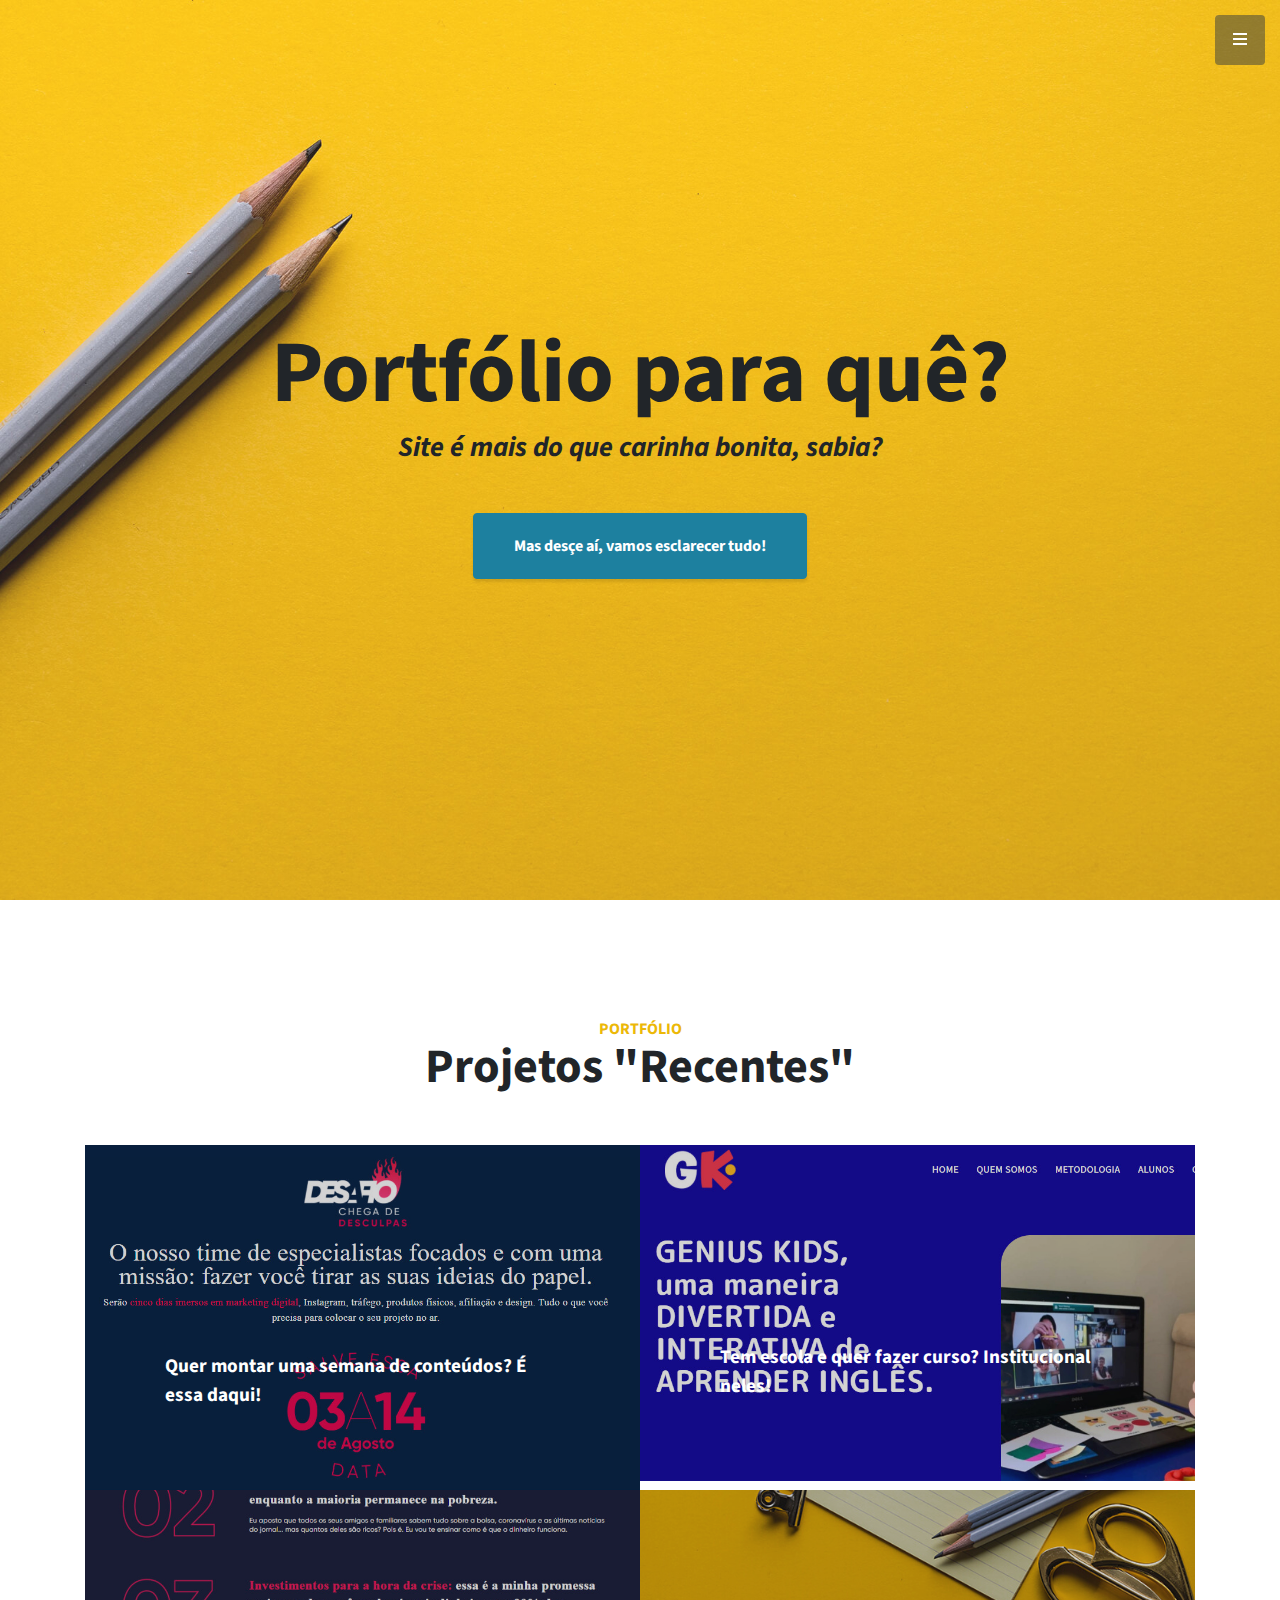
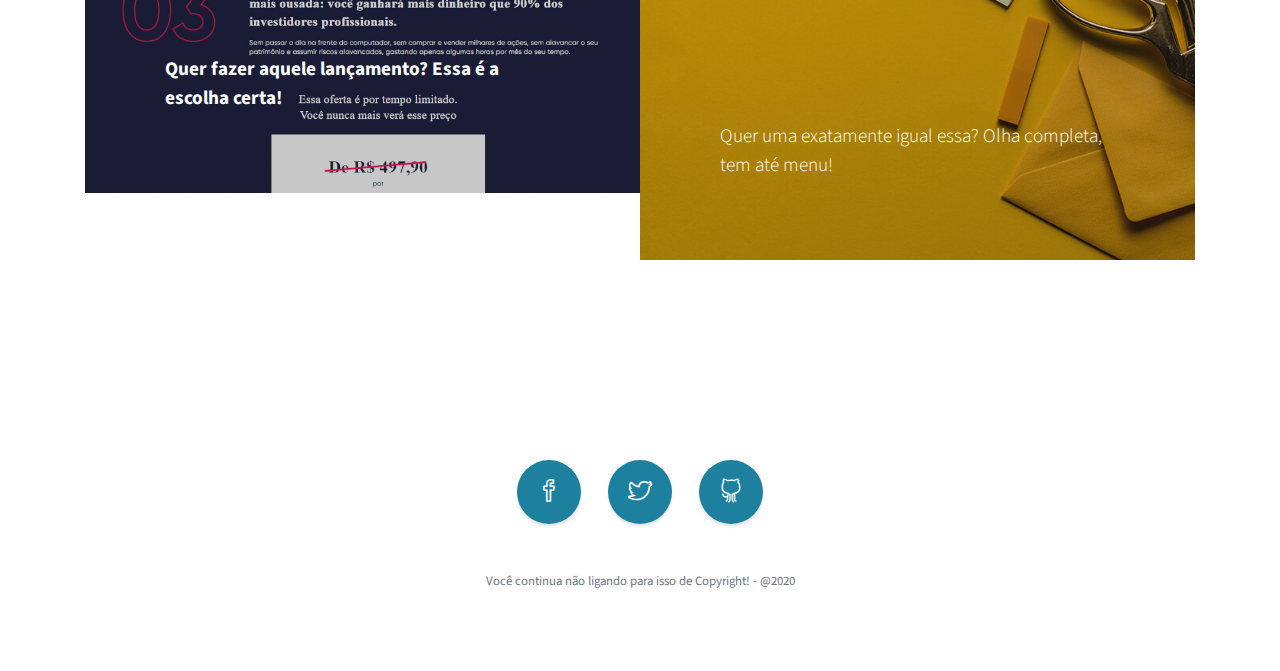
<file: portfolio.html>
<!DOCTYPE html>
<html lang="en">

<head>

  <meta charset="utf-8">
  <meta name="viewport" content="width=device-width, initial-scale=1, shrink-to-fit=no">
  <meta name="description" content="Seu site é agora!">
  <meta name="author" content="Matheus Andreatta">
  <link rel="shortcut icon" href="./img/favicon.ico" />
  <title>AmoKa | Portfólio</title>

  <!-- Bootstrap Core CSS -->
  <link href="vendor/bootstrap/css/bootstrap.min.css" rel="stylesheet">

  <!-- Custom Fonts -->
  <link href="vendor/fontawesome-free/css/all.min.css" rel="stylesheet" type="text/css">
  <link href="https://fonts.googleapis.com/css?family=Source+Sans+Pro:300,400,700,300italic,400italic,700italic" rel="stylesheet" type="text/css">
  <link href="vendor/simple-line-icons/css/simple-line-icons.css" rel="stylesheet">

  <!-- Custom CSS -->
  <link href="css/stylish-portfolio.min.css" rel="stylesheet">

</head>

<body id="page-top">

  <!-- Navigation -->
  <a class="menu-toggle rounded" href="#">
    <i class="fas fa-bars"></i>
  </a>
  <nav id="sidebar-wrapper">
    <ul class="sidebar-nav">
      <li class="sidebar-brand">
        <a class="js-scroll-trigger" href="./index.html">Página inicial</a>
      </li>
      <li class="sidebar-brand">
        <a class="js-scroll-trigger" href="./quem-somos.html">Quem somos</a>
      </li>
      <li class="sidebar-brand">
        <a class="js-scroll-trigger" href="./blog">Blog</a>
      </li>
    </ul>
  </nav>

  <!-- Header -->
  <header class="masthead d-flex">
    <div class="container text-center my-auto">
      <h1 class="mb-1">Portfólio para quê?</h1>
      <h3 class="mb-5">
        <em>Site é mais do que carinha bonita, sabia?</em>
      </h3>
      <a class="btn btn-primary btn-xl js-scroll-trigger" href="#about">Mas desçe aí, vamos esclarecer tudo!</a>
    </div>
    <div class="overlay"></div>
  </header>

  <!-- Portfolio -->
  <section class="content-section" id="portfolio">
    <div class="container">
      <div class="content-section-heading text-center">
        <h3 class="text-secondary mb-0">Portfólio</h3>
        <h2 class="mb-5">Projetos "Recentes"</h2>
      </div>
      <div class="row no-gutters">
        <div class="col-lg-6">
          <a class="portfolio-item" href="./portfolio/desafio-semanal/index.html">
            <div class="caption">
              <div class="caption-content">
                <p class="mb-0 font-weight-bold">Quer montar uma semana de conteúdos? É essa daqui!</p>
              </div>
            </div>
            <img class="img-fluid" src="img/portfolio-1.jpg" alt="">
          </a>
        </div>
        <div class="col-lg-6">
          <a class="portfolio-item" href="./portfolio/GK/index.html">
            <div class="caption">
              <div class="caption-content">
                <div class="h2"></div>
                <p class="mb-0 font-weight-bold">Tem escola e quer fazer curso? Institucional neles!</p>
              </div>
            </div>
            <img class="img-fluid" src="img/portfolio-2.jpg" alt="">
          </a>
        </div>
        <div class="col-lg-6">
          <a class="portfolio-item" href="./portfolio/mente blindada/index.html">
            <div class="caption">
              <div class="caption-content">
                <div class="h2"></div>
                <p class="mb-0 font-weight-bold">Quer fazer aquele lançamento? Essa é a escolha certa!</p>
              </div>
            </div>
            <img class="img-fluid" src="img/portfolio-3.jpg" alt="">
          </a>
        </div>
        <div class="col-lg-6">
          <a class="portfolio-item" href="./portfolio/meu site/index.html">
            <div class="caption">
              <div class="caption-content">
                <div class="h2"></div>
                <p class="mb-0">Quer uma exatamente igual essa? Olha completa, tem até menu!</p>
              </div>
            </div>
            <img class="img-fluid" src="img/portfolio-4.jpg" alt="">
          </a>
        </div>
      </div>
    </div>
  </section>


  <!-- Footer -->
  <footer class="footer text-center">
    <div class="container">
      <ul class="list-inline mb-5">
        <li class="list-inline-item">
          <a class="social-link rounded-circle text-white mr-3" href="#!">
            <i class="icon-social-facebook"></i>
          </a>
        </li>
        <li class="list-inline-item">
          <a class="social-link rounded-circle text-white mr-3" href="#!">
            <i class="icon-social-twitter"></i>
          </a>
        </li>
        <li class="list-inline-item">
          <a class="social-link rounded-circle text-white" href="#!">
            <i class="icon-social-github"></i>
          </a>
        </li>
      </ul>
      <p class="text-muted small mb-0">Você continua não ligando para isso de Copyright! - @2020</p>
    </div>
  </footer>

  <!-- Scroll to Top Button-->
  <a class="scroll-to-top rounded js-scroll-trigger" href="#page-top">
    <i class="fas fa-angle-up"></i>
  </a>

  <!-- Bootstrap core JavaScript -->
  <script src="vendor/jquery/jquery.min.js"></script>
  <script src="vendor/bootstrap/js/bootstrap.bundle.min.js"></script>

  <!-- Plugin JavaScript -->
  <script src="vendor/jquery-easing/jquery.easing.min.js"></script>

  <!-- Custom scripts for this template -->
  <script src="js/stylish-portfolio.min.js"></script>

</body>

</html>
</file>
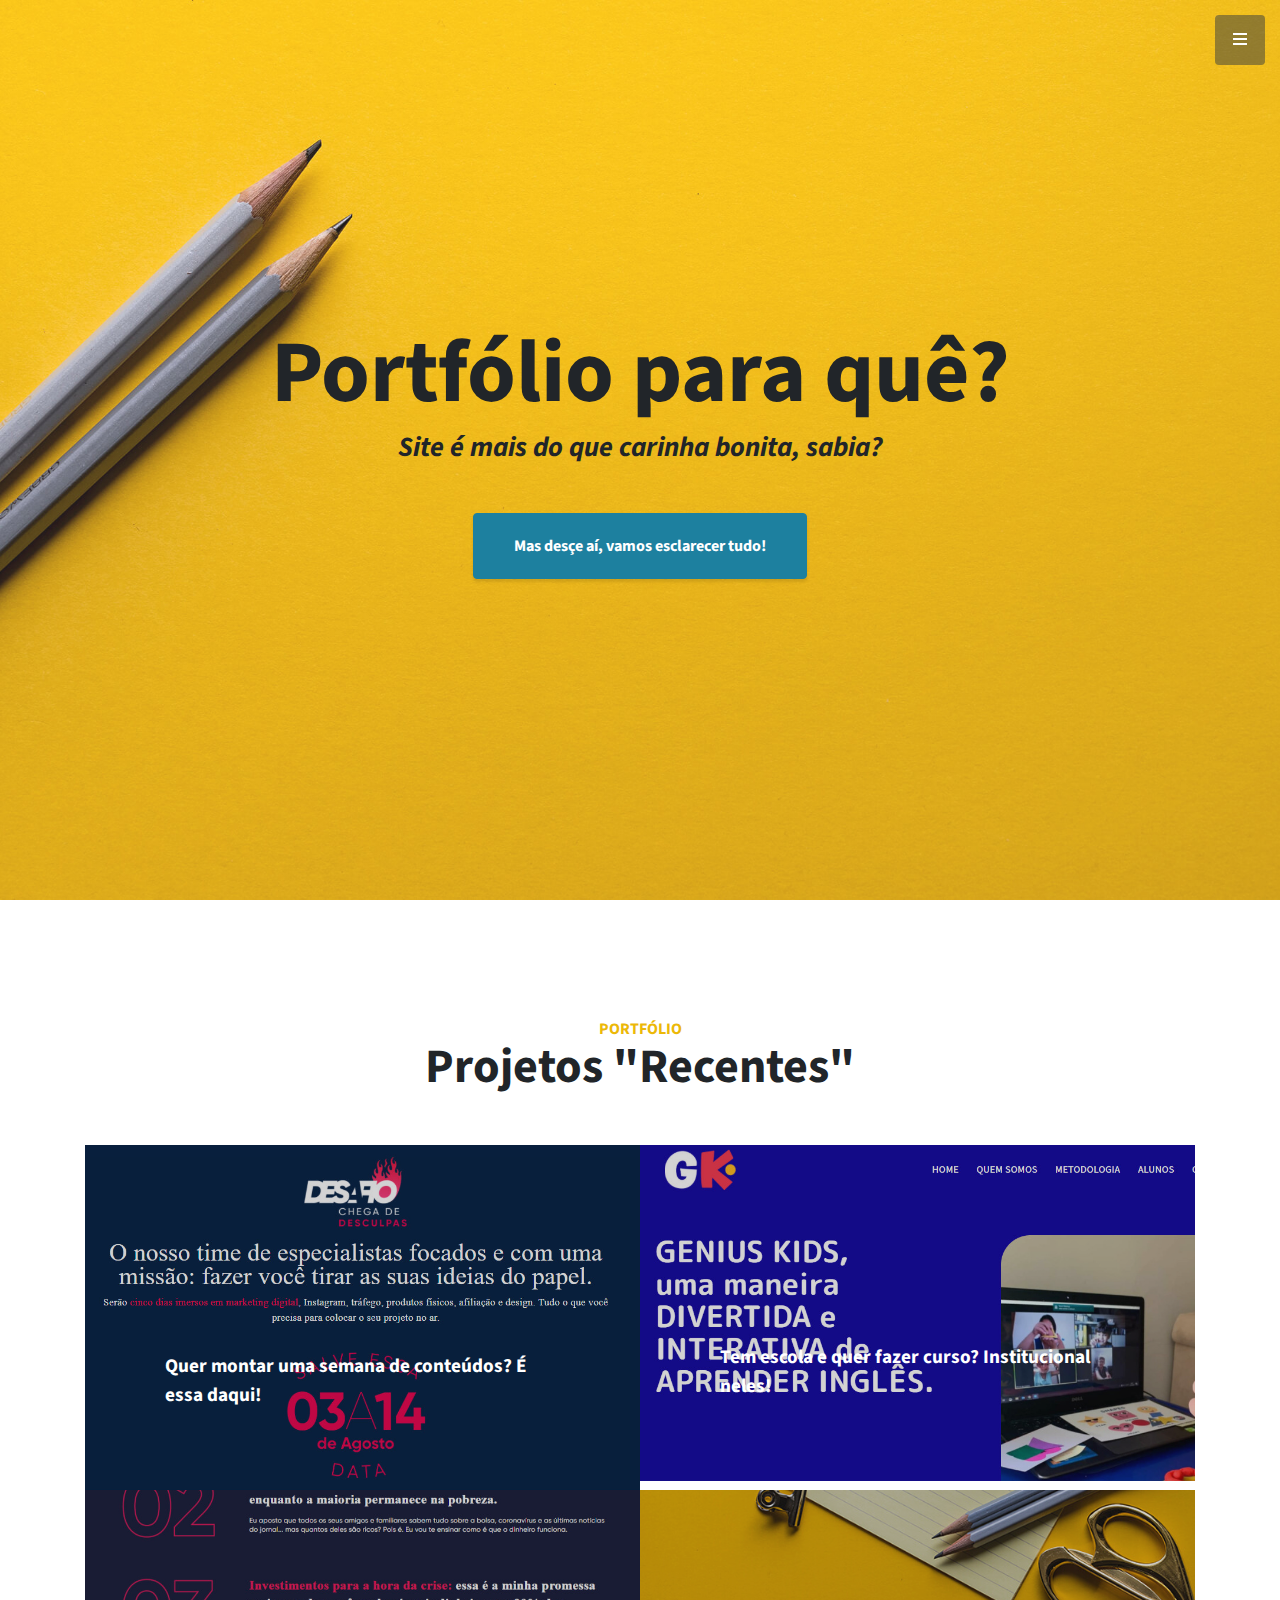
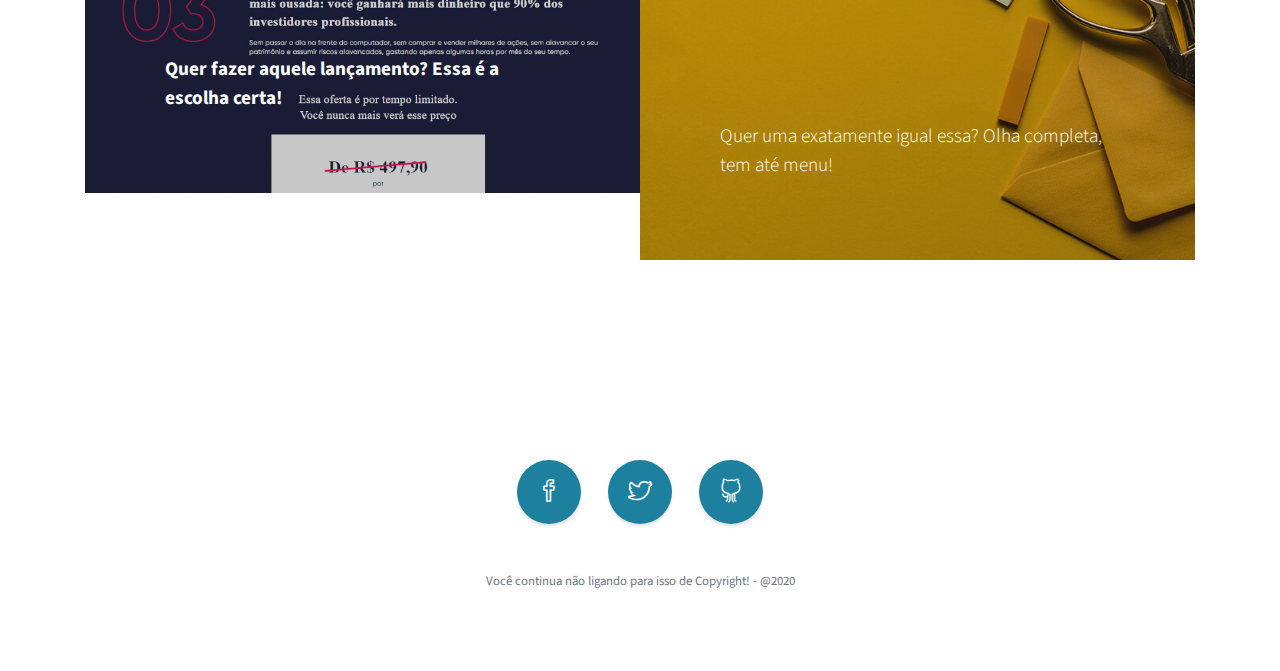
<file: portfolio/meu site/portfolio.html>
<!DOCTYPE html>
<html lang="en">

<head>

  <meta charset="utf-8">
  <meta name="viewport" content="width=device-width, initial-scale=1, shrink-to-fit=no">
  <meta name="description" content="">
  <meta name="author" content="">

  <title>AmoKa | Portfólio</title>

  <!-- Bootstrap Core CSS -->
  <link href="vendor/bootstrap/css/bootstrap.min.css" rel="stylesheet">

  <!-- Custom Fonts -->
  <link href="vendor/fontawesome-free/css/all.min.css" rel="stylesheet" type="text/css">
  <link href="https://fonts.googleapis.com/css?family=Source+Sans+Pro:300,400,700,300italic,400italic,700italic" rel="stylesheet" type="text/css">
  <link href="vendor/simple-line-icons/css/simple-line-icons.css" rel="stylesheet">

  <!-- Custom CSS -->
  <link href="css/stylish-portfolio.min.css" rel="stylesheet">

</head>

<body id="page-top">

  <!-- Navigation -->
  <a class="menu-toggle rounded" href="#">
    <i class="fas fa-bars"></i>
  </a>
  <nav id="sidebar-wrapper">
    <ul class="sidebar-nav">
      <li class="sidebar-brand">
        <a class="js-scroll-trigger" href="./index.html">Home</a>
      </li>
    </ul>
  </nav>

  <!-- Header -->
  <header class="masthead d-flex">
    <div class="container text-center my-auto">
      <h1 class="mb-1">Portfólio para quê?</h1>
      <h3 class="mb-5">
        <em>Site é mais do que carinha bonita, sabia?</em>
      </h3>
      <a class="btn btn-primary btn-xl js-scroll-trigger" href="#about">Mas desçe aí, vamos esclarecer tudo!</a>
    </div>
    <div class="overlay"></div>
  </header>

  <!-- Portfolio -->
  <section class="content-section" id="portfolio">
    <div class="container">
      <div class="content-section-heading text-center">
        <h3 class="text-secondary mb-0">Portfólio</h3>
        <h2 class="mb-5">Projetos "Recentes"</h2>
      </div>
      <div class="row no-gutters">
        <div class="col-lg-6">
          <a class="portfolio-item" href="./portfolio/desafio-semanal/index.html">
            <div class="caption">
              <div class="caption-content">
                <p class="mb-0 font-weight-bold">Quer montar uma semana de conteúdos? É essa daqui!</p>
              </div>
            </div>
            <img class="img-fluid" src="img/portfolio-1.jpg" alt="">
          </a>
        </div>
        <div class="col-lg-6">
          <a class="portfolio-item" href="./portfolio/GK/index.html">
            <div class="caption">
              <div class="caption-content">
                <div class="h2"></div>
                <p class="mb-0 font-weight-bold">Tem escola e quer fazer curso? Institucional neles!</p>
              </div>
            </div>
            <img class="img-fluid" src="img/portfolio-2.jpg" alt="">
          </a>
        </div>
        <div class="col-lg-6">
          <a class="portfolio-item" href="./portfolio/mente blindada/index.html">
            <div class="caption">
              <div class="caption-content">
                <div class="h2"></div>
                <p class="mb-0 font-weight-bold">Quer fazer aquele lançamento? Essa é a escolha certa!</p>
              </div>
            </div>
            <img class="img-fluid" src="img/portfolio-3.jpg" alt="">
          </a>
        </div>
        <div class="col-lg-6">
          <a class="portfolio-item" href="./portfolio/meu site/index.html">
            <div class="caption">
              <div class="caption-content">
                <div class="h2"></div>
                <p class="mb-0">Quer uma exatamente igual essa? Olha completa, tem até menu!</p>
              </div>
            </div>
            <img class="img-fluid" src="img/portfolio-4.jpg" alt="">
          </a>
        </div>
      </div>
    </div>
  </section>


  <!-- Footer -->
  <footer class="footer text-center">
    <div class="container">
      <ul class="list-inline mb-5">
        <li class="list-inline-item">
          <a class="social-link rounded-circle text-white mr-3" href="#!">
            <i class="icon-social-facebook"></i>
          </a>
        </li>
        <li class="list-inline-item">
          <a class="social-link rounded-circle text-white mr-3" href="#!">
            <i class="icon-social-twitter"></i>
          </a>
        </li>
        <li class="list-inline-item">
          <a class="social-link rounded-circle text-white" href="#!">
            <i class="icon-social-github"></i>
          </a>
        </li>
      </ul>
      <p class="text-muted small mb-0">Você continua não ligando para isso de Copyright! - @2020</p>
    </div>
  </footer>

  <!-- Scroll to Top Button-->
  <a class="scroll-to-top rounded js-scroll-trigger" href="#page-top">
    <i class="fas fa-angle-up"></i>
  </a>

  <!-- Bootstrap core JavaScript -->
  <script src="vendor/jquery/jquery.min.js"></script>
  <script src="vendor/bootstrap/js/bootstrap.bundle.min.js"></script>

  <!-- Plugin JavaScript -->
  <script src="vendor/jquery-easing/jquery.easing.min.js"></script>

  <!-- Custom scripts for this template -->
  <script src="js/stylish-portfolio.min.js"></script>

</body>

</html>
</file>
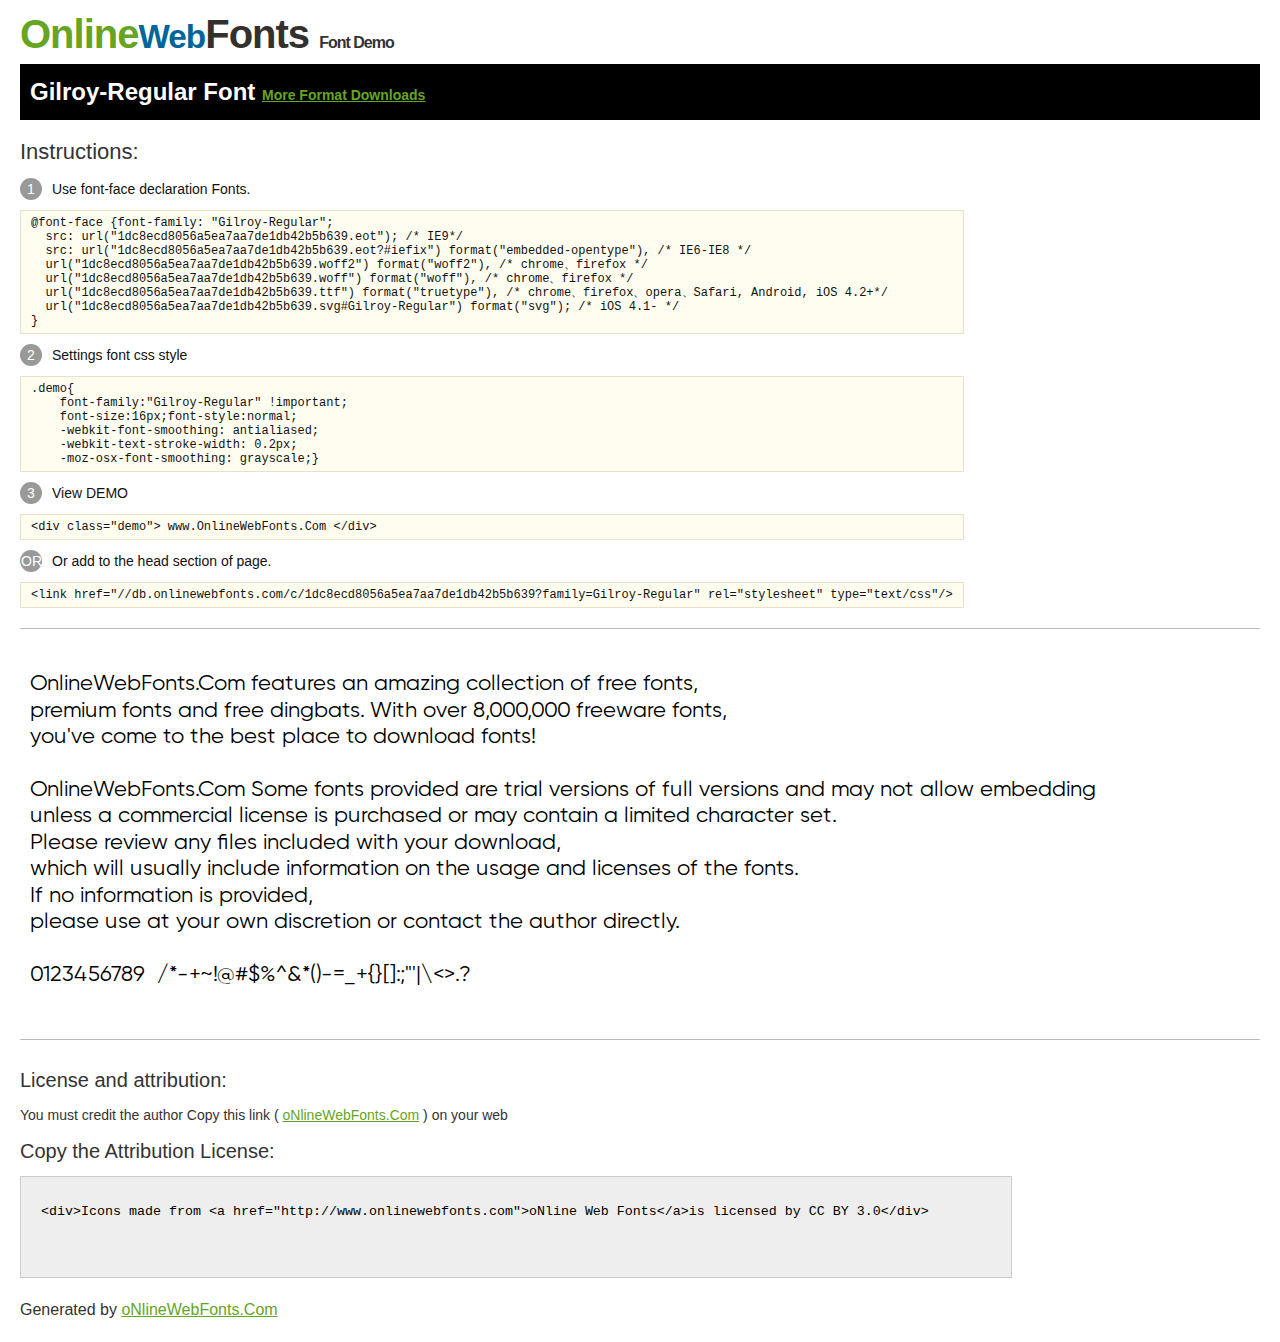
<file: portfolio/mente blindada/assets/fonts/@font-face/Demo.html>
<!DOCTYPE html>
<html>
<head>
<meta charset="utf-8"/>
<title>Gilroy-Regular Font - OnlineWebFonts.COM</title>
<style type="text/css">
@font-face {font-family: "Gilroy-Regular";
  src: url("1dc8ecd8056a5ea7aa7de1db42b5b639.eot"); /* IE9*/
  src: url("1dc8ecd8056a5ea7aa7de1db42b5b639.eot?#iefix") format("embedded-opentype"), /* IE6-IE8 */
  url("1dc8ecd8056a5ea7aa7de1db42b5b639.woff2") format("woff2"), /* chrome、firefox */
  url("1dc8ecd8056a5ea7aa7de1db42b5b639.woff") format("woff"), /* chrome、firefox */
  url("1dc8ecd8056a5ea7aa7de1db42b5b639.ttf") format("truetype"), /* chrome、firefox、opera、Safari, Android, iOS 4.2+*/
  url("1dc8ecd8056a5ea7aa7de1db42b5b639.svg#Gilroy-Regular") format("svg"); /* iOS 4.1- */
}
*{margin:0;padding:0;list-style:none;}pre{border:solid 1px #e7e1cd;background-color:#fffdef;overflow:auto;font-size:12px;line-height:14px;margin-top:10px;margin-right:0;margin-bottom:10px;margin-left:0;padding-top:5px;padding-right:10px;padding-bottom:5px;padding-left:10px;}.demo pre{color:#000;line-height: 1.2em;font-family:"Gilroy-Regular"!important;font-size:22px;background-color:#FFF;border-top-width:0px;border-right-width:0px;border-bottom-width:0px;border-left-width:0px;}body{font-family:sans-serif;line-height:1.5;font-size:16px;padding:20px;color:#333;}:hover,:before,:after{-webkit-transition:all 0.1s ease-in;-moz-transition:all 0.1s ease-in;-ms-transition:all 0.1s ease-in;-o-transition:all 0.1s ease-in;transition:all 0.1s ease-in;}*{-moz-box-sizing:border-box;-webkit-box-sizing:border-box;box-sizing:border-box;margin:0;padding:0;}a{color:#66A523;}h1.logo{font-size:40px;letter-spacing:-1px;margin-top:-16px;}h1.logo strong{font-size:16px;font-family:sans-serif;color:#333;}h1.logo a{color:#34302d;text-decoration:none;}h1.logo a span{color:#66A523;}h1.logo a small{color:#006699;}.info{float:left;font-size:14px;margin-top:15px;}.info ul{margin-left:0px;color:#111;margin-bottom:20px;}.info .exs{font-size:12px;color:#666;margin-left:35px;display:block;}.info ul li{margin-top:10px;list-style:none;}.info .numno{color:#fff;border-radius:20px;padding:1px;display:inline-block;width:22px;height:22px;text-align:center;margin-right:10px;background-color:#999999;}.info ul strong{font-weight:normal;color:#000;}.info .inst{font-size:22px;margin-bottom:10px;}.demo{float:left;width:100%;height:auto;border-top-width:1px;border-top-style:solid;border-top-color:#bbb;border-bottom-width:1px;border-bottom-style:solid;border-bottom-color:#bbb;padding-bottom:10px;}.demo .demo_svg{float:left;height:auto;width:100px;margin-right:5px;margin-left:5px;margin-bottom:10px;}.demo .demo_svg i{float:left;height:80px;width:80px;text-align:center;font-size:40px;margin-left:10px;line-height:80px;color:#777;}.demo .demo_svg .code{float:left;height:20px;width:100%;overflow:hidden;text-align:center;line-height:20px;font-size:11px;color:#666;}.demo .demo_svg .txt{float:left;height:20px;width:100%;font-size:11px;text-align:center;white-space:nowrap;overflow:hidden;line-height:20px;}.demo .demo_svg:hover i{font-size:60px;color:#333;}.by{padding-top:15px;float:left;width:100%;margin-top:10px;margin-right:0;margin-bottom:10px;margin-left:0;}.by{margin-bottom:10px;font-size:20px;}.by .attr{font-size:14px;color:#333;padding-top:10px;padding-bottom:10px;}textarea{width:80%;height:auto;border:1px solid #CCC;resize:none;background:#EEE;padding:20px;float:left;margin-top:10px;line-height:30px;}#footer{float:left;width:100%;margin-top:10px;padding-bottom:20px;}h2{background-color:#000;padding-top:10px;padding-bottom:10px;padding-left:10px;color:#FFF;}
</style>
</head>
<body>
<h1 class="logo"> <a href="http://www.onlinewebfonts.com/"> <span>Online</span><small>Web</small>Fonts</a> <strong>Font Demo</strong></h1>
<h2>
Gilroy-Regular Font <a style="font-size:14px;" href="http://www.onlinewebfonts.com/download/1dc8ecd8056a5ea7aa7de1db42b5b639" target="_blank">More Format Downloads</a></h2>
<div class="info">
  <div class="inst">Instructions:</div>
  <ul>
    <li>
      <p> <span class="numno">1</span>Use font-face declaration Fonts.<br />
        <span class="exs">
        <pre>
@font-face {font-family: "Gilroy-Regular";
  src: url("1dc8ecd8056a5ea7aa7de1db42b5b639.eot"); /* IE9*/
  src: url("1dc8ecd8056a5ea7aa7de1db42b5b639.eot?#iefix") format("embedded-opentype"), /* IE6-IE8 */
  url("1dc8ecd8056a5ea7aa7de1db42b5b639.woff2") format("woff2"), /* chrome、firefox */
  url("1dc8ecd8056a5ea7aa7de1db42b5b639.woff") format("woff"), /* chrome、firefox */
  url("1dc8ecd8056a5ea7aa7de1db42b5b639.ttf") format("truetype"), /* chrome、firefox、opera、Safari, Android, iOS 4.2+*/
  url("1dc8ecd8056a5ea7aa7de1db42b5b639.svg#Gilroy-Regular") format("svg"); /* iOS 4.1- */
}
</pre>
      </span> 
    </li>
    <li>
      <p> <span class="numno">2</span>Settings font css style <br />
      <span class="exs">
<pre>
.demo{
    font-family:"Gilroy-Regular" !important;
    font-size:16px;font-style:normal;
    -webkit-font-smoothing: antialiased;
    -webkit-text-stroke-width: 0.2px;
    -moz-osx-font-smoothing: grayscale;}
</pre>
      </span> 
    </li>
    <li>
      <p> <span class="numno">3</span>View DEMO <br />
      <span class="exs"><pre>
&lt;div class="demo"&gt; www.OnlineWebFonts.Com &lt;/div&gt;
</pre></span> 
    </li>
    <li>
      <p> <span class="numno">OR</span>Or add to the head section of page. <br />
      <span class="exs"><pre>
&lt;link href="//db.onlinewebfonts.com/c/1dc8ecd8056a5ea7aa7de1db42b5b639?family=Gilroy-Regular" rel="stylesheet" type="text/css"/&gt;
</pre></span> 
    </li>
  </ul>
</div>
<div class="demo">
<pre>

OnlineWebFonts.Com features an amazing collection of free fonts,
premium fonts and free dingbats. With over 8,000,000 freeware fonts, 
you've come to the best place to download fonts! 

OnlineWebFonts.Com Some fonts provided are trial versions of full versions and may not allow embedding 
unless a commercial license is purchased or may contain a limited character set. 
Please review any files included with your download, 
which will usually include information on the usage and licenses of the fonts. 
If no information is provided, 
please use at your own discretion or contact the author directly. 

0123456789  /*-+~!@#$%^&*()-=_+{}[]:;"'|\<>.?

</pre>
</div>

<div class="by">
<div class="by_title">License and attribution:</div>
<div class="attr">You must credit the author Copy this link ( <a href="http://www.onlinewebfonts.com" target="_blank">oNlineWebFonts.Com</a> ) on your web </div><div class="usetitle">Copy the Attribution License:</div>
<textarea onclick="this.focus();this.select();">&lt;div&gt;Icons made from &lt;a href="http://www.onlinewebfonts.com"&gt;oNline Web Fonts&lt;/a&gt;is licensed by CC BY 3.0&lt;/div&gt;</textarea>
</div>
<div id="footer">
    <div>Generated by <a href="http://www.onlinewebfonts.com" target="_blank">oNlineWebFonts.Com</a></div>
</div>
</body>
</html>
</file>
<file: portfolio/mente blindada/assets/css/aulao.css>
body::-webkit-scrollbar,body::-webkit-scrollbar-track{width:5px;background:#f1f1f1}@media (min-width:800px){body::-webkit-scrollbar,body::-webkit-scrollbar-track{width:15px}}body::-webkit-scrollbar-thumb{background-color:#171b37;outline:0;border-radius:0}

body {
    background-color:#171B37;
    display: block;
    margin: 0;
}

.cont{
  min-height: 100vh;
}
.container{
  display: flex;
  margin: 50px 10% 0 10%;
}

/* Text Color */
.pink{
    color: #ed145b;
}

.orange {
    color: #f37032;
}

.darkBlue {
    color: #171b37;
}

.white{
    color: #fff;
}

.black{
    color: #000;
}

.green{
    color: #009c70;
}

.amarelo{
  color: #FFBB00;
}


h1, h2, h3, h4{
    font-family: Gilroy-Bold;
    line-height: 1.21;
}

a, div, p, span {
    text-decoration: none;
    font-family: Gilroy-Regular;
}

p, .p-item {
    display: block;
    font-size: 1.1rem;
    letter-spacing: .5px;
    line-height: 1.4;
}

.p-masterclass{
  font-size: 1.1rem;
  letter-spacing: 7.2px;
  font-weight: bold;
  margin: 0 0 7px 0;
}

.title{
    font-size: 3.1rem;
    margin: 0;
}

.subtitle {
    font-size: 2.82rem;
}

.col-20{
  width: 20%;
}

.col-80{
  width:80%;
}

.col-2-6{
    width: 33%;
}

.col-3-6{
    width: 50%;
    padding: 0 30px;
}

.col-4-6{
    width: 66%;
}

.logo{
  display: flex;
  margin: 50px auto;
  width: 250px;
}

.img-icaro{
  display: flex;
  margin: 0 auto;
  max-width: 515px;
}

.sublinhado{
  text-decoration: underline;
}

.width-100{
    width:100%
}

.text-center {
    text-align: center;
}

h3{
    font-size: 2.05rem;
    margin-top: 2.7rem;
    margin-bottom: 1rem;
}

/* Bullet point */
ul {
     list-style: none;
     list-style-image: url('../img/check.svg');
}

ul li::before {
    display: inline-block;
    width: 20px;
    line-height: 2.3;
    font-size: 2.6rem;
    position: relative;
    top: 9px;
}

ul li{
    margin: 15px 0;
    font-size: 21px;
    padding: 0px 15px;
}

ul b{
    font-family: Gilroy-Bold;
}

b {
    font-weight: 700;
}

strong {
    font-family: Gilroy-Bold;
    text-transform: uppercase;
}

.divisor {
  width: 90%;
  min-width: 300px;
  height: 5px;
  display: flex;
  margin-top: 0px;
  background-color: #ff0657;
  align-items: center;
  margin: 0 auto;
}

a.btn {
  width: 100%;
  max-width: 300px;
  padding: 20px 30px;
  border-radius: 6px;
  -webkit-box-shadow: 0 3px 0 0 #03513b;
  box-shadow: 0 4px 0 0 #03513b;
  background-color: #06D6A0;
  color: #171B37;
  display: block;
  margin: 30px 0;
  font-family: Gilroy-Bold;
  text-align: center;
}

.btn:hover {
  background-color: rgb(32, 148, 117);
  color: #FaFaFa;
}

a.btn2 {
    padding: 20px 0px;
}

/* a.btn.desabilitado {
    background-color: #707070;
    color: #bdbdbd;
    -webkit-box-shadow: 0 4px 0 0 #3e3e3e;
    box-shadow: 0 4px 0 0 #3e3e3e;
    cursor: no-drop;
} */

.column{
  flex-flow: column;
}

.padding-30px{
  padding: 0 30px;
}

.item-title, .item-title span{
  font-size: 34px;
  font-weight: bold;
  font-family: gilroy-bold;
  margin: 0 0 20px 0px;
}

.img-number{
  width: 260px;
}

.padding-115px{
  padding: 0 115px;
}

.numbers{
  align-items: flex-start;
  margin-top: 0px !important;
}

.numbers .col-80{
  padding: 45px 80px;
}

.p-price{
  font-size: 30px;
  font-family: gilroy-bold;
}

.price-box{
  background-color: #F1F1F1;
  padding: 30px 0px;
}

.price-box ul{
  margin: 60px 85px 50px 85px;
  font-size: 20px;
}


.price-box-background{
  align-items: center;
  background: linear-gradient(#171B37 50%, #202020 50%);
  display: flex;
  justify-content: center;
  flex-flow: column;
}

.price{
  font-weight: bold;
  font-size: 45px;
  font-family: Gilroy-bold;
}

.price-2{
  font-weight: bold;
  font-size: 60px;
  font-family: Gilroy-bold;
}

.cortado::before{
  content: '';
  display: block;
  width: 266px;
  height: 5px;
  background: #ED145B;
  position: relative;
  top: 33px;
  left: 41%;
  margin-left: -90px;
  -webkit-transform: rotate(-3deg);
  transform: rotate(-5deg);
}

.p-footer{
  font-size: 28px;
  font-family: gilroy-bold;
  padding: 30px;
}

.contador{
    background-color: #F64C10;
    padding: 20px 10px;
    display: flex;
    font-family: gilroy-bold !important;
}

.contador .menssagem, .contador .timer{
    font-size: 1.7rem;
    font-family:gilroy-bold;
    width: 40%;
    justify-content: center;
    margin: auto;
}

.contador .clock{
    width: 20%;
}
.timer{
  display: flex;
}
.timer .title{
    font-size: 18px;
}

.count{
  flex-flow: column-reverse;
  display: flex;
}

.cont-divisor{
  align-items: flex-end !important;
  display: flex;
  margin-bottom: 13px;
  margin: auto 10px;
}
.timer .count .number {
    font-size: 2.7rem;
    font-family: gilroy-bold;
}

.shake-rotate {
    -webkit-animation-name: shake-rotate;
    animation-name: shake-rotate;
    -webkit-animation-duration: 1s;
    animation-duration: 1s;
    -webkit-animation-timing-function: ease-in-out;
    animation-timing-function: ease-in-out;
    -webkit-animation-iteration-count: infinite;
    animation-iteration-count: infinite;
    display: inline-block;
    -webkit-transform-origin: center center;
    transform-origin: center center;
    -webkit-animation-play-state: running;
    animation-play-state: running;
    margin-right: 2.5rem;
    margin-top: 15px;
    max-width: 100px;
}

@-moz-keyframes shake-rotate {
    2% {
        transform: translate(0, 0) rotate(6.5deg);
    }
    4% {
        transform: translate(0, 0) rotate(5.5deg);
    }
    6% {
        transform: translate(0, 0) rotate(-3.5deg);
    }
    8% {
        transform: translate(0, 0) rotate(4.5deg);
    }
    10% {
        transform: translate(0, 0) rotate(5.5deg);
    }
    12% {
        transform: translate(0, 0) rotate(-0.5deg);
    }
    14% {
        transform: translate(0, 0) rotate(-4.5deg);
    }
    16% {
        transform: translate(0, 0) rotate(-3.5deg);
    }
    18% {
        transform: translate(0, 0) rotate(3.5deg);
    }
    20% {
        transform: translate(0, 0) rotate(4.5deg);
    }
    22% {
        transform: translate(0, 0) rotate(-0.5deg);
    }
    24% {
        transform: translate(0, 0) rotate(4.5deg);
    }
    26% {
        transform: translate(0, 0) rotate(5.5deg);
    }
    28% {
        transform: translate(0, 0) rotate(4.5deg);
    }
    30% {
        transform: translate(0, 0) rotate(-6.5deg);
    }
    32% {
        transform: translate(0, 0) rotate(-3.5deg);
    }
    34% {
        transform: translate(0, 0) rotate(-4.5deg);
    }
    36% {
        transform: translate(0, 0) rotate(-4.5deg);
    }
    38% {
        transform: translate(0, 0) rotate(0.5deg);
    }
    40% {
        transform: translate(0, 0) rotate(7.5deg);
    }
    42% {
        transform: translate(0, 0) rotate(-0.5deg);
    }
    44% {
        transform: translate(0, 0) rotate(-6.5deg);
    }
    46% {
        transform: translate(0, 0) rotate(-2.5deg);
    }
    48% {
        transform: translate(0, 0) rotate(4.5deg);
    }
    50% {
        transform: translate(0, 0) rotate(1.5deg);
    }
    52% {
        transform: translate(0, 0) rotate(2.5deg);
    }
    54% {
        transform: translate(0, 0) rotate(5.5deg);
    }
    56% {
        transform: translate(0, 0) rotate(-0.5deg);
    }
    58% {
        transform: translate(0, 0) rotate(-6.5deg);
    }
    60% {
        transform: translate(0, 0) rotate(-4.5deg);
    }
    62% {
        transform: translate(0, 0) rotate(3.5deg);
    }
    64% {
        transform: translate(0, 0) rotate(3.5deg);
    }
    66% {
        transform: translate(0, 0) rotate(-2.5deg);
    }
    68% {
        transform: translate(0, 0) rotate(-3.5deg);
    }
    70% {
        transform: translate(0, 0) rotate(7.5deg);
    }
    72% {
        transform: translate(0, 0) rotate(-4.5deg);
    }
    74% {
        transform: translate(0, 0) rotate(6.5deg);
    }
    76% {
        transform: translate(0, 0) rotate(3.5deg);
    }
    78% {
        transform: translate(0, 0) rotate(5.5deg);
    }
    80% {
        transform: translate(0, 0) rotate(0.5deg);
    }
    82% {
        transform: translate(0, 0) rotate(2.5deg);
    }
    84% {
        transform: translate(0, 0) rotate(-6.5deg);
    }
    86% {
        transform: translate(0, 0) rotate(6.5deg);
    }
    88% {
        transform: translate(0, 0) rotate(-6.5deg);
    }
    90% {
        transform: translate(0, 0) rotate(-3.5deg);
    }
    92% {
        transform: translate(0, 0) rotate(-5.5deg);
    }
    94% {
        transform: translate(0, 0) rotate(-1.5deg);
    }
    96% {
        transform: translate(0, 0) rotate(0.5deg);
    }
    98% {
        transform: translate(0, 0) rotate(0.5deg);
    }
    0%, 100% {
        transform: translate(0, 0) rotate(0);
    }
}

@-webkit-keyframes shake-rotate {
    2% {
      transform: translate(0, 0) rotate(6.5deg);
    }
    4% {
      transform: translate(0, 0) rotate(5.5deg);
    }
    6% {
      transform: translate(0, 0) rotate(-3.5deg);
    }
    8% {
      transform: translate(0, 0) rotate(4.5deg);
    }
    10% {
      transform: translate(0, 0) rotate(5.5deg);
    }
    12% {
      transform: translate(0, 0) rotate(-0.5deg);
    }
    14% {
      transform: translate(0, 0) rotate(-4.5deg);
    }
    16% {
      transform: translate(0, 0) rotate(-3.5deg);
    }
    18% {
      transform: translate(0, 0) rotate(3.5deg);
    }
    20% {
      transform: translate(0, 0) rotate(4.5deg);
    }
    22% {
      transform: translate(0, 0) rotate(-0.5deg);
    }
    24% {
      transform: translate(0, 0) rotate(4.5deg);
    }
    26% {
      transform: translate(0, 0) rotate(5.5deg);
    }
    28% {
      transform: translate(0, 0) rotate(4.5deg);
    }
    30% {
      transform: translate(0, 0) rotate(-6.5deg);
    }
    32% {
      transform: translate(0, 0) rotate(-3.5deg);
    }
    34% {
      transform: translate(0, 0) rotate(-4.5deg);
    }
    36% {
      transform: translate(0, 0) rotate(-4.5deg);
    }
    38% {
      transform: translate(0, 0) rotate(0.5deg);
    }
    40% {
      transform: translate(0, 0) rotate(7.5deg);
    }
    42% {
      transform: translate(0, 0) rotate(-0.5deg);
    }
    44% {
      transform: translate(0, 0) rotate(-6.5deg);
    }
    46% {
      transform: translate(0, 0) rotate(-2.5deg);
    }
    48% {
      transform: translate(0, 0) rotate(4.5deg);
    }
    50% {
      transform: translate(0, 0) rotate(1.5deg);
    }
    52% {
      transform: translate(0, 0) rotate(2.5deg);
    }
    54% {
      transform: translate(0, 0) rotate(5.5deg);
    }
    56% {
      transform: translate(0, 0) rotate(-0.5deg);
    }
    58% {
      transform: translate(0, 0) rotate(-6.5deg);
    }
    60% {
      transform: translate(0, 0) rotate(-4.5deg);
    }
    62% {
      transform: translate(0, 0) rotate(3.5deg);
    }
    64% {
      transform: translate(0, 0) rotate(3.5deg);
    }
    66% {
      transform: translate(0, 0) rotate(-2.5deg);
    }
    68% {
      transform: translate(0, 0) rotate(-3.5deg);
    }
    70% {
      transform: translate(0, 0) rotate(7.5deg);
    }
    72% {
      transform: translate(0, 0) rotate(-4.5deg);
    }
    74% {
      transform: translate(0, 0) rotate(6.5deg);
    }
    76% {
      transform: translate(0, 0) rotate(3.5deg);
    }
    78% {
      transform: translate(0, 0) rotate(5.5deg);
    }
    80% {
      transform: translate(0, 0) rotate(0.5deg);
    }
    82% {
      transform: translate(0, 0) rotate(2.5deg);
    }
    84% {
      transform: translate(0, 0) rotate(-6.5deg);
    }
    86% {
      transform: translate(0, 0) rotate(6.5deg);
    }
    88% {
      transform: translate(0, 0) rotate(-6.5deg);
    }
    90% {
      transform: translate(0, 0) rotate(-3.5deg);
    }
    92% {
      transform: translate(0, 0) rotate(-5.5deg);
    }
    94% {
      transform: translate(0, 0) rotate(-1.5deg);
    }
    96% {
      transform: translate(0, 0) rotate(0.5deg);
    }
    98% {
      transform: translate(0, 0) rotate(0.5deg);
    }
    0%, 100% {
      transform: translate(0, 0) rotate(0);
    }
}

@-o-keyframes shake-rotate {
    2% {
      transform: translate(0, 0) rotate(6.5deg);
    }
    4% {
      transform: translate(0, 0) rotate(5.5deg);
    }
    6% {
      transform: translate(0, 0) rotate(-3.5deg);
    }
    8% {
      transform: translate(0, 0) rotate(4.5deg);
    }
    10% {
      transform: translate(0, 0) rotate(5.5deg);
    }
    12% {
      transform: translate(0, 0) rotate(-0.5deg);
    }
    14% {
      transform: translate(0, 0) rotate(-4.5deg);
    }
    16% {
      transform: translate(0, 0) rotate(-3.5deg);
    }
    18% {
      transform: translate(0, 0) rotate(3.5deg);
    }
    20% {
      transform: translate(0, 0) rotate(4.5deg);
    }
    22% {
      transform: translate(0, 0) rotate(-0.5deg);
    }
    24% {
      transform: translate(0, 0) rotate(4.5deg);
    }
    26% {
      transform: translate(0, 0) rotate(5.5deg);
    }
    28% {
      transform: translate(0, 0) rotate(4.5deg);
    }
    30% {
      transform: translate(0, 0) rotate(-6.5deg);
    }
    32% {
      transform: translate(0, 0) rotate(-3.5deg);
    }
    34% {
      transform: translate(0, 0) rotate(-4.5deg);
    }
    36% {
      transform: translate(0, 0) rotate(-4.5deg);
    }
    38% {
      transform: translate(0, 0) rotate(0.5deg);
    }
    40% {
      transform: translate(0, 0) rotate(7.5deg);
    }
    42% {
      transform: translate(0, 0) rotate(-0.5deg);
    }
    44% {
      transform: translate(0, 0) rotate(-6.5deg);
    }
    46% {
      transform: translate(0, 0) rotate(-2.5deg);
    }
    48% {
      transform: translate(0, 0) rotate(4.5deg);
    }
    50% {
      transform: translate(0, 0) rotate(1.5deg);
    }
    52% {
      transform: translate(0, 0) rotate(2.5deg);
    }
    54% {
      transform: translate(0, 0) rotate(5.5deg);
    }
    56% {
      transform: translate(0, 0) rotate(-0.5deg);
    }
    58% {
      transform: translate(0, 0) rotate(-6.5deg);
    }
    60% {
      transform: translate(0, 0) rotate(-4.5deg);
    }
    62% {
      transform: translate(0, 0) rotate(3.5deg);
    }
    64% {
      transform: translate(0, 0) rotate(3.5deg);
    }
    66% {
      transform: translate(0, 0) rotate(-2.5deg);
    }
    68% {
      transform: translate(0, 0) rotate(-3.5deg);
    }
    70% {
      transform: translate(0, 0) rotate(7.5deg);
    }
    72% {
      transform: translate(0, 0) rotate(-4.5deg);
    }
    74% {
      transform: translate(0, 0) rotate(6.5deg);
    }
    76% {
      transform: translate(0, 0) rotate(3.5deg);
    }
    78% {
      transform: translate(0, 0) rotate(5.5deg);
    }
    80% {
      transform: translate(0, 0) rotate(0.5deg);
    }
    82% {
      transform: translate(0, 0) rotate(2.5deg);
    }
    84% {
      transform: translate(0, 0) rotate(-6.5deg);
    }
    86% {
      transform: translate(0, 0) rotate(6.5deg);
    }
    88% {
      transform: translate(0, 0) rotate(-6.5deg);
    }
    90% {
      transform: translate(0, 0) rotate(-3.5deg);
    }
    92% {
      transform: translate(0, 0) rotate(-5.5deg);
    }
    94% {
      transform: translate(0, 0) rotate(-1.5deg);
    }
    96% {
      transform: translate(0, 0) rotate(0.5deg);
    }
    98% {
      transform: translate(0, 0) rotate(0.5deg);
    }
    0%, 100% {
      transform: translate(0, 0) rotate(0);
    }
}

@keyframes shake-rotate {
    2% {
      transform: translate(0, 0) rotate(6.5deg);
    }
    4% {
      transform: translate(0, 0) rotate(5.5deg);
    }
    6% {
      transform: translate(0, 0) rotate(-3.5deg);
    }
    8% {
      transform: translate(0, 0) rotate(4.5deg);
    }
    10% {
      transform: translate(0, 0) rotate(5.5deg);
    }
    12% {
      transform: translate(0, 0) rotate(-0.5deg);
    }
    14% {
      transform: translate(0, 0) rotate(-4.5deg);
    }
    16% {
      transform: translate(0, 0) rotate(-3.5deg);
    }
    18% {
      transform: translate(0, 0) rotate(3.5deg);
    }
    20% {
      transform: translate(0, 0) rotate(4.5deg);
    }
    22% {
      transform: translate(0, 0) rotate(-0.5deg);
    }
    24% {
      transform: translate(0, 0) rotate(4.5deg);
    }
    26% {
      transform: translate(0, 0) rotate(5.5deg);
    }
    28% {
      transform: translate(0, 0) rotate(4.5deg);
    }
    30% {
      transform: translate(0, 0) rotate(-6.5deg);
    }
    32% {
      transform: translate(0, 0) rotate(-3.5deg);
    }
    34% {
      transform: translate(0, 0) rotate(-4.5deg);
    }
    36% {
      transform: translate(0, 0) rotate(-4.5deg);
    }
    38% {
      transform: translate(0, 0) rotate(0.5deg);
    }
    40% {
      transform: translate(0, 0) rotate(7.5deg);
    }
    42% {
      transform: translate(0, 0) rotate(-0.5deg);
    }
    44% {
      transform: translate(0, 0) rotate(-6.5deg);
    }
    46% {
      transform: translate(0, 0) rotate(-2.5deg);
    }
    48% {
      transform: translate(0, 0) rotate(4.5deg);
    }
    50% {
      transform: translate(0, 0) rotate(1.5deg);
    }
    52% {
      transform: translate(0, 0) rotate(2.5deg);
    }
    54% {
      transform: translate(0, 0) rotate(5.5deg);
    }
    56% {
      transform: translate(0, 0) rotate(-0.5deg);
    }
    58% {
      transform: translate(0, 0) rotate(-6.5deg);
    }
    60% {
      transform: translate(0, 0) rotate(-4.5deg);
    }
    62% {
      transform: translate(0, 0) rotate(3.5deg);
    }
    64% {
      transform: translate(0, 0) rotate(3.5deg);
    }
    66% {
      transform: translate(0, 0) rotate(-2.5deg);
    }
    68% {
      transform: translate(0, 0) rotate(-3.5deg);
    }
    70% {
      transform: translate(0, 0) rotate(7.5deg);
    }
    72% {
      transform: translate(0, 0) rotate(-4.5deg);
    }
    74% {
      transform: translate(0, 0) rotate(6.5deg);
    }
    76% {
      transform: translate(0, 0) rotate(3.5deg);
    }
    78% {
      transform: translate(0, 0) rotate(5.5deg);
    }
    80% {
      transform: translate(0, 0) rotate(0.5deg);
    }
    82% {
      transform: translate(0, 0) rotate(2.5deg);
    }
    84% {
      transform: translate(0, 0) rotate(-6.5deg);
    }
    86% {
      transform: translate(0, 0) rotate(6.5deg);
    }
    88% {
      transform: translate(0, 0) rotate(-6.5deg);
    }
    90% {
      transform: translate(0, 0) rotate(-3.5deg);
    }
    92% {
      transform: translate(0, 0) rotate(-5.5deg);
    }
    94% {
      transform: translate(0, 0) rotate(-1.5deg);
    }
    96% {
      transform: translate(0, 0) rotate(0.5deg);
    }
    98% {
      transform: translate(0, 0) rotate(0.5deg);
    }
    0%, 100% {
      transform: translate(0, 0) rotate(0);
    }
}

blockquote {
    margin: 50px 100px;
    padding: 50px 80px;
    border: solid 5px #777;
}

/* .depoimentos img{
    max-width: 480px;
}

.depoimentos .container{
    position: relative;
}

.depoimentos .container::after {
    content: '';
    width: 100%;
    position: absolute;
    bottom: 0;
    left: 0;
    height: 520px;
    background-image: -webkit-gradient(linear,left top,left bottom,from(transparent),color-stop(90%,#fff));
    background-image: linear-gradient(transparent,#fff 90%);
    z-index: 999;
    display: block;
}

.faq p{
    margin-top: -15px;
}

.ultimo-aviso ul  li.h4{
    font-size: 20px;
    margin: 3px 0;
}

.ultimo-aviso ul.sub-item  li.h4{
    margin: 10px;
    font-size: 1rem;
}

.ultimo-aviso ul.sub-item li::before {
    content: "-";
    color: rgb(237, 20, 91);
    display: inline-block;
    width: 15px;
    line-height: 1;
    font-size: 1rem;
    position: relative;
    top: 0px;
} */

.faixa.green{
    background-color: #F64C10;
}

.faixa.green .contador{
    margin: 0 auto;
    width:28%;
}

.footer{
  background-color: #202020;
  /* padding-bottom: 70px; */
}

.footer-msg{
  font-family: gilroy-regular;
  font-size: 12px;
  padding: 20px auto;
}

.p-dia{
  font-size: 25px;
}
  
@media (min-width: 200px) and (max-width: 767px) {

    body{
      background-color:#171B37;=
    }

    .title{
        font-size:50px;
    }

    p.subtitle{
        font-size: 27px;
    }

    p, .p-item{
      font-size: 1.25rem;
    }

    .p-dia{
      font-size: 28px;
    }

    .container-principal {
        padding: 0px;
        max-width: 92%;
    }

    .bio, .desculpas, .produto, .redes, .negocio-fisico, .item-masterclass, .valores, .contador, .contador .menssagem, .container {
        margin-top: 30px;
        flex-flow: column;
    }

    .col-2-6, .col-3-6, .col-4-6, .col-80{
      width: 100%;
    }

    ul li::before {
        top: 4px;
    }

    .column-reverse{
        flex-flow: column-reverse;
    }

    a.btn {
      width: 70%;
      margin: 30px auto;
    }

    .contador .clock {
        width: 30%;
        margin: 0 auto;
    }

    blockquote {
        margin: 50px 0px;
        padding: 50px 15px;
    }

    .faixa.green .contador {
        width: 100%;
        margin: 0px;
        padding: 20px 0;
    }

    .logo{
      width: 200px;
    }

    .img-icaro, .hidden{
      display: none !important;
    }

    .col-3-6, .padding-30px, .padding-115px, .numbers .col-80{
      padding: 0;
  }


  .text-left {
    text-align: left;
  }

  .img-number {
    max-width: 180px;
    margin-top: 30px;
  }

  .p-price{
    margin-top: 60px;
    padding: 0 46px;
  }

  .price{
    font-size:  30px;
  }

  .price-2{
    font-size: 41px;
  }
  
  .cortado::before {
    width: 180px;
    top: 23px;
    left: 50%;
  }

  .price-box{
    width: 85%;
  }

  .price-box ul {
    margin: 60px 30px 50px 30px;
  }

  .p-footer{
    text-align: center;
  }
  .footer{
    /* padding-bottom: 50px; */
  }
  
  .shake-rotate {
    margin-right: 0;
}

}

#fimDaPromo{
  /* display: none !important; */
  margin: 0px;
} 
 
a.btn {
  background-color: #707070;
  color: #bdbdbd;
  -webkit-box-shadow: 0 4px 0 0 #3e3e3e;
  box-shadow: 0 4px 0 0 #3e3e3e;
  cursor: no-drop;
}


/* ########## FAQ ########## */

.onm-faq {
  font-family: "Gilroy", sans-serif;
  color: #000000;
}

.onm-faq-intro {
  background: #42ebd5;
  display: flex;
  justify-content: center;
  padding: 65px 5%;
}   

.onm-faq-introTitulo {
  font-family: "Gilroy", sans-serif;
  font-size: 38px;
  max-width: 490px;
  text-align: center;
  font-weight: 700;
  line-height: 50px;
}

.onm-faq-itemlist{
  margin: 50px auto;
  width: 60%;
}

.onm-faq-expansiontitle{
  color: white;
  font-size: 32px;
  font-weight: bold;
  text-align: center;
}

.onm-faq-expansion{
  flex-flow: column;
  margin: 50px auto;
}

.onm-faq-expansionitem {
  border-bottom: 1px solid #ED145B;
  cursor: pointer;
  display: flex;
  flex-flow: row;
  margin: 15px 0;
}

.onm-faq-svg{
  fill: #ED145B;
  height: 24px;
  justify-content: flex-end;
  width: 24px;
}

.onm-faq-itemtitle{
  color: #ED145B;
  font-size: 20px;
  font-family: gilroy-bold;
  width: 97%;
}
.onm-faq-item{
  color: #fff;
  font-size: 20px;
}

.onm-faq-item a{
  color: #ED145B;
}

#onm-faq-close, #onm-faq-open{
  align-items: center;
}

.onm-faq-item{
  overflow: hidden;
  max-height: 285px;
  transition: max-height 0.45s ease-in-out;
}

.onm-faq-hide{
  max-height: 0;
  pointer-events: none;
}

.onm-faq-arrow{
  align-items: center;
  display: flex;
}

#onm-expansion{
  margin-top: 20px;
}

.onm-faq-hidearrow{
  display: none;
}

@media (min-width: 200px) and (max-width: 767px) {

  .onm-faq-introTitulo {
      font-size: 28px;
  }

  .onm-faq-itemlist {
      width: 90%;
  }

  .onm-faq-itemtitle {
      font-size: 20px;
  }

  .onm-faq-item p{
      font-size: 18px;
  }

  .onm-faq-introTitulo{
      font-size: 26px;
  }

  .onm-faq-item{
      max-height: 74vh;
  }

  .onm-faq-hide{
      max-height: 0;
      pointer-events: none;
  }

    .onm-faq-expansiontitle {
      font-size: 26px;
  }

}


/* VALIDAÃ‡ÃƒO DE EMAIL - ERROR */
.onm-bordaErro{
  border: 1px solid rgb(240, 78, 78) !important;
}



 @import url(https://fonts.googleapis.com/css?family=Lato:600,500,400,300);  input[type=number]::-webkit-inner-spin-button,
input[type=number]::-webkit-outer-spin-button {
  -webkit-appearance: none !important;
  margin: 0 !important;
}
  ._3b0SgtJI {
  border-collapse: separate !important;
  border-spacing: 0 !important;
  caption-side: top !important;
  cursor: auto !important;
  direction: ltr !important;
  empty-cells: show !important;
  font-family: serif !important;
  font-size: medium !important;
  font-style: normal !important;
  font-variant: normal !important;
  font-weight: normal !important;
  font-stretch: normal !important;
  line-height: normal !important;
  -webkit-hyphens: none !important;
      -ms-hyphens: none !important;
          hyphens: none !important;
  letter-spacing: normal !important;
  list-style: disc outside none !important;
  -moz-tab-size: 8 !important;
    -o-tab-size: 8 !important;
       tab-size: 8 !important;
  text-align: left !important;
  -moz-text-align-last: auto !important;
       text-align-last: auto !important;
  text-indent: 0 !important;
  text-shadow: none !important;
  text-transform: none !important;
  visibility: visible !important;
  white-space: normal !important;
  widows: 2 !important;
  word-spacing: normal !important;
  all: initial !important;
}
._3L7815pw {
  display: block !important;
  text-align: center !important;
}
._3L7815pw ._2VTUkLwb {
  display: inline-block !important;
  min-height: 54px !important;
}
._3L7815pw ._2VTUkLwb._3POqA3PJ {
  width: 125px !important;
  min-height: 40px !important;
}
._3L7815pw ._2VTUkLwb._8pBVY1Ck {
  width: 155px !important;
}
._3L7815pw ._2VTUkLwb._133Zu3Ki {
  width: 177px !important;
  min-height: 68px !important;
}
._3L7815pw ._2Ks6FKg2 {
  display: inline-block !important;
  height: 73px !important;
  overflow: hidden !important;
}
._3L7815pw ._2Ks6FKg2._3POqA3PJ {
  height: 69px !important;
  width: 175px !important;
}
._3L7815pw ._2Ks6FKg2._3POqA3PJ._22M2NWhm {
  width: 210px !important;
}
._3L7815pw ._2Ks6FKg2._8pBVY1Ck {
  height: 70px !important;
  width: 195px !important;
}
._3L7815pw ._2Ks6FKg2._8pBVY1Ck._22M2NWhm {
  width: 220px !important;
}
._3L7815pw ._2Ks6FKg2._133Zu3Ki {
  width: 215px !important;
}
._3L7815pw ._2Ks6FKg2._133Zu3Ki._22M2NWhm {
  width: 240px !important;
}
  ._3OO-w5rE {
  padding: 20px !important;
  background: #fff !important;
  border-radius: 4px !important;
  display: inline-block !important;
}
  ._3mrwraiw {
  border-collapse: separate !important;
  border-spacing: 0 !important;
  caption-side: top !important;
  cursor: auto !important;
  direction: ltr !important;
  empty-cells: show !important;
  font-family: serif !important;
  font-size: medium !important;
  font-style: normal !important;
  font-variant: normal !important;
  font-weight: normal !important;
  font-stretch: normal !important;
  line-height: normal !important;
  -webkit-hyphens: none !important;
      -ms-hyphens: none !important;
          hyphens: none !important;
  letter-spacing: normal !important;
  list-style: disc outside none !important;
  -moz-tab-size: 8 !important;
    -o-tab-size: 8 !important;
       tab-size: 8 !important;
  text-align: left !important;
  -moz-text-align-last: auto !important;
       text-align-last: auto !important;
  text-indent: 0 !important;
  text-shadow: none !important;
  text-transform: none !important;
  visibility: visible !important;
  white-space: normal !important;
  widows: 2 !important;
  word-spacing: normal !important;
  all: initial !important;
}
._2nPWi0NH {
  display: inline-block !important;
  text-align: center !important;
}
._2nPWi0NH._2J1CKHFt {
  max-width: 280px !important;
  width: 280px !important;
}
._2nPWi0NH._2J1CKHFt.QInxhiDg {
  max-width: 320px !important;
  width: 320px !important;
}
._2nPWi0NH._2J1CKHFt._1UKOTQgJ {
  min-width: 175px !important;
}
._2nPWi0NH._2J1CKHFt._1abZVUy8 {
  min-width: 195px !important;
}
._2nPWi0NH._2J1CKHFt.MsvzpZ7d {
  min-width: 215px !important;
}
._2nPWi0NH._2J1CKHFt ._1mZtxuiG {
  width: 100% !important;
}
._2nPWi0NH._2J1CKHFt ._15Fr_eYx {
  overflow: hidden !important;
  border-bottom-right-radius: 4px !important;
  border-bottom-left-radius: 4px !important;
}
._2nPWi0NH._214x9HK9 {
  padding: 0 10px !important;
}
._2nPWi0NH._214x9HK9 ._1mZtxuiG {
  width: 280px !important;
  vertical-align: top !important;
  margin: 10px 0 !important;
}
._2nPWi0NH._214x9HK9 ._15Fr_eYx {
  display: inline-block !important;
  margin-left: 10px !important;
}
._2nPWi0NH.QInxhiDg {
  padding: 20px !important;
  background: #fff !important;
  border-radius: 4px !important;
}
._2nPWi0NH.QInxhiDg.oWcykBc3 {
  background: rgba(0,0,0,0.5) !important;
}
._1mZtxuiG {
  position: relative !important;
  display: inline-block !important;
  box-sizing: border-box !important;
  font-family: "Lato", "Helvetica Neue", Helvetica, Arial, sans-serif !important;
  border-radius: 4px !important;
  border: none !important;
  padding: 15px 20px !important;
  font-weight: bold !important;
  font-size: 16px !important;
  cursor: pointer !important;
  text-decoration: none !important;
  transition: box-shadow 0.2s linear !important;
  text-align: center !important;
  box-shadow: 0px 4px 14px 0px !important;
  z-index: 999 !important;
}
._1mZtxuiG:disabled {
  opacity: 0.8 !important;
  cursor: not-allowed !important;
}
._1mZtxuiG:not(:disabled):hover {
  box-shadow: 0px 4px 35px 2px !important;
}
  .MlvvFbiz,
._3M5K0NqA {
  border-collapse: separate !important;
  border-spacing: 0 !important;
  caption-side: top !important;
  cursor: auto !important;
  direction: ltr !important;
  empty-cells: show !important;
  font-family: serif !important;
  font-size: medium !important;
  font-style: normal !important;
  font-variant: normal !important;
  font-weight: normal !important;
  font-stretch: normal !important;
  line-height: normal !important;
  -webkit-hyphens: none !important;
      -ms-hyphens: none !important;
          hyphens: none !important;
  letter-spacing: normal !important;
  list-style: disc outside none !important;
  -moz-tab-size: 8 !important;
    -o-tab-size: 8 !important;
       tab-size: 8 !important;
  text-align: left !important;
  -moz-text-align-last: auto !important;
       text-align-last: auto !important;
  text-indent: 0 !important;
  text-shadow: none !important;
  text-transform: none !important;
  visibility: visible !important;
  white-space: normal !important;
  widows: 2 !important;
  word-spacing: normal !important;
  all: initial !important;
}
.Zyo4vVdS {
  display: inline-block !important;
}
._3oMwzE7C {
  display: inline-block !important;
  font-family: "Lato", "Helvetica Neue", Helvetica, Arial, sans-serif !important;
  background-color: #fff !important;
  border-radius: 4px !important;
  border: none !important;
  padding: 15px 22px !important;
  font-weight: bold !important;
  font-size: 16px !important;
  cursor: pointer !important;
  color: #000 !important;
  text-decoration: none !important;
  white-space: nowrap !important;
  box-shadow: 0px 0px 10px 0px !important;
  transition: box-shadow 0.2s linear !important;
}
._3oMwzE7C svg {
  width: 16px !important;
  height: 16px !important;
  vertical-align: sub !important;
}
._3oMwzE7C:hover {
  box-shadow: 0px 0px 21px 0px !important;
}
._38UKv9M4 {
  display: inline-block !important;
  padding-right: 12px !important;
  text-align: center !important;
}
  ._1pcZ335O {
  font-style: normal !important;
  font-weight: 400 !important;
  line-height: 1 !important;
  vertical-align: middle !important;
  display: inline-block !important;
  background-color: transparent !important;
  transition: transform 200ms, opacity 200ms !important;
  transform-origin: center center !important;
  opacity: 0.3 !important;
  cursor: pointer !important;
  z-index: 2147483637 !important;
  padding: 15px !important;
  box-sizing: content-box !important;
  font-size: 22px !important;
  position: absolute !important;
  right: 0px !important;
  top: 3px !important;
  text-shadow: 0 1px 0 rgba(0,0,0,0.6) !important;
  width: 14px !important;
  height: 14px !important;
}
._1pcZ335O:hover {
  opacity: 0.6 !important;
}
._1pcZ335O._1qDnfC_B {
  color: #000 !important;
  fill: #000 !important;
}
._1pcZ335O._3k16x9H3 {
  color: #fff !important;
  fill: #fff !important;
}
  ._1CFQA2vs {
  position: absolute !important;
  width: 75px !important;
  height: 37.5px !important;
  box-sizing: border-box !important;
  bottom: 5px !important;
  right: 5px !important;
  display: flex !important;
  align-items: center !important;
  justify-content: space-between !important;
  padding: 3px !important;
  border-radius: 4px !important;
  background-color: rgba(255,255,255,0.4) !important;
  text-decoration: none !important;
  cursor: pointer !important;
  transition: background-color 0.3s !important;
  font-family: Lato !important;
}
._1CFQA2vs:hover {
  background-color: #eff2f7 !important;
}
.U1Fy-WxM {
  position: relative !important;
  line-height: 1 !important;
  height: 75% !important;
  display: block !important;
  color: #0084ff !important;
  fill: #0084ff !important;
}
._1694BymT {
  display: flex !important;
  flex-flow: column !important;
  justify-content: center !important;
  color: #000 !important;
}
._3up3KjVO {
  margin-bottom: 2px !important;
  font-weight: 300 !important;
  font-size: 6px !important;
  line-height: 1 !important;
}
._1gvkeqk6 {
  font-weight: 300 !important;
  font-size: 8px !important;
  line-height: 1 !important;
}
  ._1Eu4W-iq {
  box-shadow: 0 1px 5px 0 rgba(0,0,0,0.33) !important;
  display: flex !important;
  flex-wrap: wrap !important;
  justify-content: center !important;
}
._1Eu4W-iq ._2nCXjaAe {
  vertical-align: top !important;
  display: inline-block !important;
  position: relative !important;
}
._1Eu4W-iq ._25CaOBdx {
  display: inline-block !important;
  line-height: 60px !important;
  vertical-align: top !important;
  margin-left: 20px !important;
}
._1Eu4W-iq ._25CaOBdx a {
  padding: 14px 20px !important;
}
._1Eu4W-iq h2 {
  line-height: 29px !important;
  white-space: normal !important;
  display: inline-block !important;
  margin: 0 !important;
  padding: 0 !important;
  font-family: "Lato", "Helvetica Neue", Helvetica, Arial, sans-serif !important;
  font-weight: 600 !important;
  font-size: 22px !important;
  text-shadow: none !important;
}
._1Eu4W-iq ._2_xwTXpr {
  position: absolute !important;
  left: 0 !important;
  top: 30px !important;
  margin-top: -28px !important;
}
._1Eu4W-iq ._2_xwTXpr > img {
  position: static !important;
}
._1Eu4W-iq {
  top: -15px !important;
  z-index: 2147483635 !important;
  white-space: nowrap !important;
  padding: 0 50px !important;
  left: 0 !important;
  right: 0 !important;
  position: fixed !important;
  font-size: 0 !important;
  text-align: center !important;
  overflow: visible !important;
  overflow: initial !important;
  transition: transform 0.4s !important;
  transform: translate3d(0, -140%, 0) !important;
}
._1Eu4W-iq._1nZdj-Tb {
  top: 0px !important;
  opacity: 1 !important;
  transition: transform 0.4s !important;
  transform: translate3d(0, 0, 0) !important;
}
._1Eu4W-iq h2._3VodY6HL {
  -webkit-user-modify: read-write !important;
  -moz-user-modify: read-write !important;
  user-modify: read-write !important;
  margin-right: 12px !important;
}
._1Eu4W-iq h2._3VodY6HL:after {
  top: 8px !important;
}
._1Eu4W-iq._2w0yy7hZ {
  min-height: 65px !important;
}
._1Eu4W-iq._2w0yy7hZ .-tEZ9WML {
  padding: 17px 0 5px !important;
}
._1Eu4W-iq._2w0yy7hZ ._2nCXjaAe {
  border-radius: 0 !important;
  min-height: 65px !important;
  line-height: 65px !important;
  margin-left: 10px !important;
  display: flex !important;
  flex-wrap: wrap !important;
  justify-content: center !important;
}
._1Eu4W-iq._2w0yy7hZ ._1dNkVzQ0 {
  height: 65px !important;
}
._1Eu4W-iq._2w0yy7hZ ._1dNkVzQ0 > div {
  margin-top: -6px !important;
}
._1Eu4W-iq._2w0yy7hZ ._25CaOBdx {
  line-height: 65px !important;
}
._1Eu4W-iq._2w0yy7hZ .JjKdennH {
  margin: 8px 0 !important;
}
._1Eu4W-iq._2w0yy7hZ ._3RC0vbHS {
  top: 10px !important;
  right: 5px !important;
}
._1Eu4W-iq._3XDtKWEq {
  min-height: 52px !important;
}
._1Eu4W-iq._3XDtKWEq .-tEZ9WML {
  padding: 11px 0 5px !important;
}
._1Eu4W-iq._3XDtKWEq ._2nCXjaAe {
  margin-top: 6px !important;
  margin-left: 10px !important;
  height: 46px !important;
}
._1Eu4W-iq._3XDtKWEq ._2nCXjaAe:before {
  content: '' !important;
  position: absolute !important;
  height: 28px !important;
  bottom: -29px !important;
  width: 273px !important;
  left: -7px !important;
  background: #fff !important;
  border-left: 1px solid #eee !important;
  border-right: 1px solid #eee !important;
  border-bottom: 1px solid #eee !important;
  box-shadow: 0px 3px 5px 0 rgba(0,0,0,0.2) !important;
  border-bottom-left-radius: 5px !important;
  border-bottom-right-radius: 5px !important;
}
@media (max-width: 768px) {
  ._1Eu4W-iq._3XDtKWEq ._2nCXjaAe:before {
    left: -77px !important;
    width: 323px !important;
  }
}
._1Eu4W-iq._3XDtKWEq._3XBmnJI_ ._2nCXjaAe:before {
  left: -77px !important;
  width: 323px !important;
}
._1Eu4W-iq._3XDtKWEq ._2_xwTXpr {
  top: 22px !important;
}
._1Eu4W-iq._3XDtKWEq ._3RC0vbHS {
  top: 4px !important;
  right: 3px !important;
}
  .R0MbSvRq {
  position: relative !important;
  padding-top: 56.25% !important;
}
._13Xg5iwS {
  position: absolute !important;
  top: 0 !important;
  left: 0 !important;
  right: 0 !important;
  bottom: 0 !important;
}
._13Xg5iwS._3DLaKPnC {
  position: fixed !important;
  top: 0 !important;
  left: 0 !important;
  right: 0 !important;
  bottom: 0 !important;
  z-index: -1 !important;
}
._13Xg5iwS._3DLaKPnC ._2--BxjJW {
  background: #000 !important;
  position: fixed !important;
  top: 0 !important;
  right: 0 !important;
  bottom: 0 !important;
  left: 0 !important;
  z-index: -99 !important;
}
._13Xg5iwS._3DLaKPnC .-u8rG1-k,
._13Xg5iwS._3DLaKPnC ._2--BxjJW iframe {
  position: absolute !important;
  top: 0 !important;
  left: 0 !important;
  width: 100% !important;
  height: 100% !important;
  pointer-events: none !important;
}
@media (min-aspect-ratio: 16/9) {
  ._13Xg5iwS._3DLaKPnC .-u8rG1-k {
    height: 300% !important;
    top: -100% !important;
  }
}
@media (max-aspect-ratio: 16/9) {
  ._13Xg5iwS._3DLaKPnC .-u8rG1-k {
    width: 300% !important;
    left: -100% !important;
  }
}
._13Xg5iwS .VY20yqJV {
  display: block !important;
  position: absolute !important;
  width: 100% !important;
  height: 100% !important;
  top: 0 !important;
  left: 0 !important;
  right: 0 !important;
  bottom: 0 !important;
}
._13Xg5iwS ._2--BxjJW,
._13Xg5iwS .-u8rG1-k,
._13Xg5iwS ._2--BxjJW iframe {
  width: 100% !important;
  height: 100% !important;
}
  ._1wQLdfXe,
._1wQLdfXe h2,
._1wQLdfXe p {
  border-collapse: separate !important;
  border-spacing: 0 !important;
  caption-side: top !important;
  cursor: auto !important;
  direction: ltr !important;
  empty-cells: show !important;
  font-family: serif !important;
  font-size: medium !important;
  font-style: normal !important;
  font-variant: normal !important;
  font-weight: normal !important;
  font-stretch: normal !important;
  line-height: normal !important;
  -webkit-hyphens: none !important;
      -ms-hyphens: none !important;
          hyphens: none !important;
  letter-spacing: normal !important;
  list-style: disc outside none !important;
  -moz-tab-size: 8 !important;
    -o-tab-size: 8 !important;
       tab-size: 8 !important;
  text-align: left !important;
  -moz-text-align-last: auto !important;
       text-align-last: auto !important;
  text-indent: 0 !important;
  text-shadow: none !important;
  text-transform: none !important;
  visibility: visible !important;
  white-space: normal !important;
  widows: 2 !important;
  word-spacing: normal !important;
  all: initial !important;
}
.fSwDb_rd {
  display: block !important;
  padding: 35px 40px 50px 40px !important;
  width: 430px !important;
  max-width: 430px !important;
  z-index: 2147483634 !important;
  overflow: visible !important;
  text-align: center !important;
  font-family: "Lato", "Helvetica Neue", Helvetica, Arial, sans-serif !important;
  box-sizing: border-box !important;
  max-height: 80vh !important;
  overflow-y: auto !important;
}
.fSwDb_rd._3b_tQf42 {
  display: flex !important;
  align-items: center !important;
  width: 78% !important;
  max-width: 78% !important;
  margin: 0 auto !important;
}
.fSwDb_rd._3b_tQf42 ._222ENa3- {
  width: 45% !important;
  text-align: left !important;
  max-width: 400px !important;
}
.fSwDb_rd._3b_tQf42 ._2_hO2zRu {
  width: 45% !important;
  margin: 0 10% 0 0 !important;
}
.fSwDb_rd._3b_tQf42 ._2B2PWepV {
  text-align: left !important;
}
@media (max-width: 768px) {
  .fSwDb_rd._3b_tQf42 {
    flex-flow: column !important;
  }
  .fSwDb_rd._3b_tQf42 ._222ENa3- {
    width: 100% !important;
    text-align: center !important;
    max-width: 100% !important;
  }
  .fSwDb_rd._3b_tQf42 ._2_hO2zRu {
    width: 100% !important;
    margin: 0 !important;
  }
  .fSwDb_rd._3b_tQf42 ._2B2PWepV {
    text-align: center !important;
  }
}
.fSwDb_rd._1yiTKYBZ {
  justify-content: flex-end !important;
}
.fSwDb_rd._1yiTKYBZ ._222ENa3- {
  order: 0 !important;
}
.fSwDb_rd._1yiTKYBZ ._2_hO2zRu {
  order: 1 !important;
  margin: 0 0 0 10% !important;
}
@media (max-width: 768px) {
  .fSwDb_rd._1yiTKYBZ {
    padding: 0 !important;
    flex-flow: column !important;
  }
  .fSwDb_rd._1yiTKYBZ ._222ENa3- {
    order: initial !important;
  }
  .fSwDb_rd._1yiTKYBZ ._2_hO2zRu {
    order: initial !important;
    margin: 10% 0 0 0 !important;
  }
}
.fSwDb_rd h2 {
  display: block !important;
  margin: 0 !important;
  padding: 12px 0 !important;
  font-family: "Lato", "Helvetica Neue", Helvetica, Arial, sans-serif !important;
  font-weight: 500 !important;
  line-height: 32px !important;
  font-size: 27px !important;
  text-shadow: none !important;
  text-align: inherit !important;
}
.fSwDb_rd p {
  display: block !important;
  font-family: "Lato", "Helvetica Neue", Helvetica, Arial, sans-serif !important;
  margin: 0 !important;
  padding: 12px 0 !important;
  text-shadow: none !important;
  font-size: 16px !important;
  line-height: 25px !important;
  text-align: inherit !important;
}
.fSwDb_rd p._-8Ad1QLd,
.fSwDb_rd h2._-8Ad1QLd {
  text-align: inherit !important;
  -webkit-user-modify: read-write !important;
  -moz-user-modify: read-write !important;
  user-modify: read-write !important;
  border: 1px dashed transparent !important;
}
.fSwDb_rd p._-8Ad1QLd:hover,
.fSwDb_rd h2._-8Ad1QLd:hover,
.fSwDb_rd p._-8Ad1QLd:focus,
.fSwDb_rd h2._-8Ad1QLd:focus {
  border: 1px dashed rgba(0,0,0,0.12) !important;
}
._2CyuZKKZ .fSwDb_rd._3b_tQf42 {
  flex-flow: column !important;
}
._2CyuZKKZ .fSwDb_rd._3b_tQf42 ._222ENa3- {
  width: 100% !important;
  text-align: center !important;
  max-width: 100% !important;
}
._2CyuZKKZ .fSwDb_rd._3b_tQf42 ._2_hO2zRu {
  width: 100% !important;
  margin: 0 !important;
}
._2CyuZKKZ .fSwDb_rd._3b_tQf42 ._2B2PWepV {
  text-align: center !important;
}
._2CyuZKKZ .fSwDb_rd._1yiTKYBZ {
  flex-flow: column !important;
}
._2CyuZKKZ .fSwDb_rd._1yiTKYBZ ._222ENa3- {
  width: 100% !important;
  text-align: center !important;
  max-width: 100% !important;
}
._2CyuZKKZ .fSwDb_rd._1yiTKYBZ ._2_hO2zRu {
  width: 100% !important;
  margin: 0 !important;
}
._2CyuZKKZ .fSwDb_rd._1yiTKYBZ ._2B2PWepV {
  text-align: center !important;
}
._2A9GIf2A {
  padding: 15px 0 !important;
  text-align: center !important;
}
.fSwDb_rd ._2B2PWepV {
  margin-top: 15px !important;
  text-align: center !important;
}
.fSwDb_rd ._2B2PWepV.M7tlLKJn {
  width: 100% !important;
  box-sizing: border-box !important;
}
  ._1bQeIql4 {
  border-collapse: separate !important;
  border-spacing: 0 !important;
  caption-side: top !important;
  cursor: auto !important;
  direction: ltr !important;
  empty-cells: show !important;
  font-family: serif !important;
  font-size: medium !important;
  font-style: normal !important;
  font-variant: normal !important;
  font-weight: normal !important;
  font-stretch: normal !important;
  line-height: normal !important;
  -webkit-hyphens: none !important;
      -ms-hyphens: none !important;
          hyphens: none !important;
  letter-spacing: normal !important;
  list-style: disc outside none !important;
  -moz-tab-size: 8 !important;
    -o-tab-size: 8 !important;
       tab-size: 8 !important;
  text-align: left !important;
  -moz-text-align-last: auto !important;
       text-align-last: auto !important;
  text-indent: 0 !important;
  text-shadow: none !important;
  text-transform: none !important;
  visibility: visible !important;
  white-space: normal !important;
  widows: 2 !important;
  word-spacing: normal !important;
  all: initial !important;
}
.JeGRFl3- {
  z-index: 2147483636 !important;
  position: fixed !important;
  top: 0 !important;
  right: 0 !important;
  bottom: 0 !important;
  left: 0 !important;
  outline: 0 !important;
  -webkit-overflow-scrolling: touch !important;
  zoom: 1 !important;
  overflow: auto !important;
  background: #000 !important;
  background: 0 0 9 !important;
  background: rgba(0,0,0,0.42) !important;
  opacity: 0 !important;
  visibility: hidden !important;
  transition: opacity 0.2s cubic-bezier(0.455, 0.03, 0.515, 0.955) 0.2s, visibility 0s linear 0.8s !important;
}
.JeGRFl3-._1PDLpdou {
  opacity: 1 !important;
  visibility: visible !important;
  transition: opacity 0.4s cubic-bezier(0.455, 0.03, 0.515, 0.955) 0.8s !important;
}
.JeGRFl3-._1PDLpdou .Ylm66KS_ {
  transition: transform 0.4s cubic-bezier(0.455, 0.03, 0.515, 0.955) 1.2s !important;
  transform: translate(-50%, -50%) !important;
}
.Ylm66KS_ {
  border-radius: 4px !important;
  box-shadow: 0 3px 10px rgba(0,0,0,0.16) !important;
  z-index: 2147483634 !important;
  position: fixed !important;
  top: 50% !important;
  left: 50% !important;
  transition: transform 0.4s cubic-bezier(0.455, 0.03, 0.515, 0.955) !important;
  transform: translate(-50%, 100vh) !important;
}
@media (max-width: 768px) {
  .Ylm66KS_ {
    width: 97% !important;
  }
}
  .W_PdHs0D,
.W_PdHs0D h2,
.W_PdHs0D p {
  border-collapse: separate !important;
  border-spacing: 0 !important;
  caption-side: top !important;
  cursor: auto !important;
  direction: ltr !important;
  empty-cells: show !important;
  font-family: serif !important;
  font-size: medium !important;
  font-style: normal !important;
  font-variant: normal !important;
  font-weight: normal !important;
  font-stretch: normal !important;
  line-height: normal !important;
  -webkit-hyphens: none !important;
      -ms-hyphens: none !important;
          hyphens: none !important;
  letter-spacing: normal !important;
  list-style: disc outside none !important;
  -moz-tab-size: 8 !important;
    -o-tab-size: 8 !important;
       tab-size: 8 !important;
  text-align: left !important;
  -moz-text-align-last: auto !important;
       text-align-last: auto !important;
  text-indent: 0 !important;
  text-shadow: none !important;
  text-transform: none !important;
  visibility: visible !important;
  white-space: normal !important;
  widows: 2 !important;
  word-spacing: normal !important;
  all: initial !important;
}
@media (max-width: $screenSmall) {
  ._3n3LISvr {
    height: 100% !important;
    max-height: 100vh !important;
  }
}
._3n3LISvr {
  position: relative !important;
  padding: 35px 40px 50px !important;
  width: 430px !important;
  max-width: 430px !important;
  z-index: 2147483634 !important;
  overflow: visible !important;
  text-align: center !important;
  font-family: 'Lato', 'Helvetica Neue', Helvetica, Arial, sans-serif !important;
  box-sizing: border-box !important;
  max-height: 100vh !important;
  overflow-y: auto !important;
  display: flex !important;
  align-items: center !important;
}
._3n3LISvr._1TMPP_4- {
  display: flex !important;
  align-items: center !important;
  margin: 0 auto !important;
  max-width: 78% !important;
  width: 78% !important;
}
._3n3LISvr._1TMPP_4- ._2ca3e5y9 {
  max-width: 400px !important;
  width: 45% !important;
  text-align: left !important;
}
._3n3LISvr._1TMPP_4- .V9DC4sd9 {
  margin: 0 10% 0 0 !important;
  width: 45% !important;
}
._3n3LISvr._1TMPP_4- ._1_cbouzQ {
  text-align: left !important;
}
@media (max-width: 768px) {
  ._3n3LISvr._1TMPP_4- {
    flex-flow: column !important;
  }
  ._3n3LISvr._1TMPP_4- ._2ca3e5y9 {
    max-width: 100% !important;
    width: 100% !important;
    text-align: center !important;
  }
  ._3n3LISvr._1TMPP_4- .V9DC4sd9 {
    margin: 0 !important;
    width: 100% !important;
  }
  ._3n3LISvr._1TMPP_4- ._1_cbouzQ {
    text-align: center !important;
  }
}
._3n3LISvr.APQZpAi7 {
  justify-content: flex-end !important;
}
._3n3LISvr.APQZpAi7 ._2ca3e5y9 {
  order: 0 !important;
}
._3n3LISvr.APQZpAi7 .V9DC4sd9 {
  order: 1 !important;
  margin: 0 0 0 10% !important;
}
@media (max-width: 768px) {
  ._3n3LISvr.APQZpAi7 {
    flex-flow: column !important;
    padding: 0 !important;
  }
  ._3n3LISvr.APQZpAi7 ._2ca3e5y9 {
    order: initial !important;
  }
  ._3n3LISvr.APQZpAi7 .V9DC4sd9 {
    order: initial !important;
    margin: 10% 0 0 !important;
  }
}
._3n3LISvr h2 {
  display: block !important;
  margin: 0 !important;
  padding: 12px 0 !important;
  text-align: inherit !important;
  text-shadow: none !important;
  font-weight: 500 !important;
  font-size: 27px !important;
  font-family: 'Lato', 'Helvetica Neue', Helvetica, Arial, sans-serif !important;
  line-height: 32px !important;
}
._3n3LISvr p {
  display: block !important;
  margin: 0 !important;
  padding: 12px 0 !important;
  text-align: inherit !important;
  text-shadow: none !important;
  font-size: 16px !important;
  font-family: 'Lato', 'Helvetica Neue', Helvetica, Arial, sans-serif !important;
  line-height: 25px !important;
}
._3n3LISvr p._3yxiSxM9,
._3n3LISvr h2._3yxiSxM9 {
  text-align: inherit !important;
  -webkit-user-modify: read-write !important;
  -moz-user-modify: read-write !important;
  user-modify: read-write !important;
  border: 1px dashed transparent !important;
}
._3n3LISvr p._3yxiSxM9:hover,
._3n3LISvr h2._3yxiSxM9:hover,
._3n3LISvr p._3yxiSxM9:focus,
._3n3LISvr h2._3yxiSxM9:focus {
  border: 1px dashed rgba(0,0,0,0.12) !important;
}
.cUsTjd0N ._3n3LISvr._1TMPP_4- {
  flex-flow: column !important;
}
.cUsTjd0N ._3n3LISvr._1TMPP_4- ._2ca3e5y9 {
  max-width: 100% !important;
  width: 100% !important;
  text-align: center !important;
}
.cUsTjd0N ._3n3LISvr._1TMPP_4- .V9DC4sd9 {
  margin: 0 !important;
  width: 100% !important;
}
.cUsTjd0N ._3n3LISvr._1TMPP_4- ._1_cbouzQ {
  text-align: center !important;
}
.cUsTjd0N ._3n3LISvr.APQZpAi7 {
  flex-flow: column !important;
}
.cUsTjd0N ._3n3LISvr.APQZpAi7 ._2ca3e5y9 {
  max-width: 100% !important;
  width: 100% !important;
  text-align: center !important;
}
.cUsTjd0N ._3n3LISvr.APQZpAi7 .V9DC4sd9 {
  margin: 0 !important;
  width: 100% !important;
}
.cUsTjd0N ._3n3LISvr.APQZpAi7 ._1_cbouzQ {
  text-align: center !important;
}
._2j0KNy_F {
  padding: 15px 0 !important;
  text-align: center !important;
}
._3n3LISvr {
  display: flex !important;
  align-items: center !important;
  justify-content: center !important;
}
._3n3LISvr ._1_cbouzQ {
  margin-top: 15px !important;
  text-align: center !important;
}
._3n3LISvr ._1_cbouzQ._1RRXYFsp {
  box-sizing: border-box !important;
  width: 100% !important;
}
._2Dw6QOS5 {
  position: absolute !important;
  top: 0 !important;
  left: 0 !important;
  z-index: -2 !important;
  height: 100% !important;
  width: 100% !important;
  -o-object-fit: cover !important;
     object-fit: cover !important;
}
.xG5qIqXI {
  position: absolute !important;
  top: 0 !important;
  left: 0 !important;
  width: 100% !important;
  z-index: -1 !important;
  height: 100% !important;
}
._22lEomsv {
  opacity: 1 !important;
}
  ._3SjxmkdH {
  display: flex !important;
  flex-direction: column !important;
}
._1fhE7dMk {
  box-sizing: border-box !important;
  height: 45px !important;
  text-decoration: none !important;
  margin-top: 1rem !important;
  padding: 12px 20px !important;
  border: none !important;
  border-radius: 4px !important;
  cursor: pointer !important;
}
._1fhE7dMk.MJDfcB8t {
  padding: 4px 8px !important;
  font-size: 12px !important;
}
._1fhE7dMk._2w4zafDV {
  padding: 8px 16px !important;
  font-size: 15px !important;
}
._1fhE7dMk.gdX879fx {
  padding: 12px 20px !important;
  font-size: 18px !important;
}
.xPsLhEwS {
  padding: 12px !important;
  margin: 12px 0 0 0 !important;
  background: #eb5038 !important;
  opacity: 0.8 !important;
  border-radius: 6px !important;
  color: #fff !important;
  font-size: 13px !important;
  line-height: 16px !important;
}
._24hKO2pc {
  font-size: 16px !important;
  padding: 8px 20px !important;
  border: 1px solid #e6eaf0 !important;
  border-radius: 4px !important;
}
._1I8SEhge {
  margin-top: 16px !important;
  font-size: 9px !important;
  line-height: 14px !important;
}
  ._2xQIrkaW {
  position: relative !important;
}
.PysIaGIh {
  display: flex !important;
  justify-content: center !important;
  align-items: center !important;
  color: #000 !important;
  padding: 8px 16px !important;
  border-right: 1px solid #e1e5ea !important;
  background: #f6f7f9 !important;
  -webkit-box-pack: center !important;
  -webkit-box-align: center !important;
}
._2FQo7bdH {
  margin-left: 8px !important;
  border: 1px solid #e1e5ea !important;
  display: flex !important;
  flex: 1 !important;
  border-radius: 4px !important;
}
@media (max-width: 768px) {
  ._2FQo7bdH {
    margin-left: 0 !important;
    margin-top: 12px !important;
  }
}
._2kK10Mya {
  border: none !important;
  margin: 0 !important;
  box-sizing: border-box !important;
  width: 100% !important;
  outline: none !important;
  padding: 1px 8px !important;
  font-size: 16px !important;
  line-height: 1.3rem !important;
  background-color: #fff !important;
  border-radius: 0 !important;
  position: relative !important;
  -webkit-appearance: none !important;
  -moz-appearance: textfield !important;
}
._2kK10Mya::-webkit-inner-spin-button,
._2kK10Mya::-webkit-outer-spin-button {
  -webkit-appearance: none !important;
  margin: 0 !important;
}
@media (max-width: 768px) {
  ._2kK10Mya {
    height: 44px !important;
  }
}
._3z35b5AA {
  cursor: pointer !important;
  box-sizing: border-box !important;
  padding: 8px 6px 6px 16px !important;
  border: 1px solid #e1e4ea !important;
  border-radius: 4px !important;
  font-size: 24px !important;
  background: #fff !important;
}
._3z35b5AA:hover {
  background: #eee !important;
}
._2c7_5Lwi {
  cursor: pointer !important;
  box-sizing: border-box !important;
  padding: 6px 6px 6px 16px !important;
  border: 1px solid #e1e4ea !important;
  border-radius: 4px !important;
  background: #eee !important;
  font-size: 24px !important;
}
.zDxVlXLX {
  padding: 8px !important;
  display: flex !important;
  justify-content: center !important;
  position: relative !important;
}
.zDxVlXLX ._17xQhu6L {
  position: relative !important;
  width: 100% !important;
  height: 42px !important;
  outline: none !important;
  padding: 0 8px 0 32px !important;
  border: 1px solid #e1e5ea !important;
  border-radius: 4px !important;
  font-size: 16px !important;
  line-height: 1.3rem !important;
  background-color: #fff !important;
}
._1t3EkKob {
  border: 1px solid #f00 !important;
}
._1xv6lkGW {
  position: absolute !important;
  bottom: 10px !important;
  left: 12px !important;
  color: #eee !important;
  opacity: 0.42 !important;
}
._1xv6lkGW i {
  font-weight: bold !important;
}
._1DcL4Xo9 {
  overflow: auto !important;
  height: 300px !important;
}
._1DcL4Xo9 ._30e5aVIf {
  display: flex !important;
  align-items: center !important;
  padding: 4px !important;
  cursor: pointer !important;
}
._1DcL4Xo9 ._30e5aVIf:hover {
  background: #eee !important;
}
._317bNCn8 {
  margin-left: 8px !important;
  font-size: 24px !important;
}
._1TiOSBLp {
  display: flex !important;
}
._9lo9dq62 {
  display: flex !important;
  justify-content: center !important;
}
._1Ku3YMmk {
  display: flex !important;
  align-items: center !important;
}
._2-qVI7d4 {
  justify-content: space-between !important;
}
.eMzpeNBJ {
  z-index: 1000 !important;
  width: 100% !important;
  background: #fff !important;
  top: 50px !important;
  border-radius: 4px !important;
  position: absolute !important;
  border: 1px solid #e1e5ea !important;
}
@media (max-width: 768px) {
  .eMzpeNBJ {
    left: 0 !important;
    bottom: 0 !important;
    background: #fff !important;
    top: 50% !important;
    border-radius: 0 !important;
    position: fixed !important;
  }
}
._1YHpTQ7D {
  display: flex !important;
  justify-content: center !important;
}
@media (max-width: 768px) {
  ._1YHpTQ7D {
    flex-direction: column !important;
  }
}
._1Y5DGSnF {
  display: flex !important;
  align-items: center !important;
  font-size: 20px !important;
}
._2wrECK-D {
  display: none !important;
  font-size: 16px !important;
  font-weight: normal !important;
}
@media (max-width: 768px) {
  ._2wrECK-D {
    display: block !important;
    margin-left: 16px !important;
    margin-bottom: 4px !important;
  }
}
._2qMcTDHw {
  position: absolute !important;
  bottom: 18px !important;
  left: 12px !important;
  z-index: 1200 !important;
  background: #fff !important;
  display: flex !important;
  align-items: center !important;
}
._2JX0uZB7 {
  margin-left: 8px !important;
  margin-bottom: 2px !important;
}
._3H4MHt3- {
  margin-left: 8px !important;
  margin-bottom: 2px !important;
  font-weight: 100 !important;
  color: #5a677d !important;
}
  ._38b9oyPE {
  position: relative !important;
  display: block !important;
  margin: auto !important;
  z-index: 1000 !important;
  -webkit-animation: _1e6EtdYU 0.3s;
          animation: _1e6EtdYU 0.3s;
}
._37TRE7nl,
._7adQ-ZTU {
  position: absolute !important;
  top: 0 !important;
  left: 0 !important;
  width: 100% !important;
  height: 100% !important;
  border-radius: 50% !important;
  background-color: #5a677d !important;
  opacity: 0.6 !important;
  -webkit-animation: _28URObws 1s infinite alternate ease-in-out;
          animation: _28URObws 1s infinite alternate ease-in-out;
}
._7adQ-ZTU {
  -webkit-animation-delay: -1s;
          animation-delay: -1s;
}
@-webkit-keyframes _28URObws {
  from {
    transform: scale3d(0, 0, 0);
  }
  to {
    transform: scale3d(1, 1, 1);
  }
}
@keyframes _28URObws {
  from {
    transform: scale3d(0, 0, 0);
  }
  to {
    transform: scale3d(1, 1, 1);
  }
}
@-webkit-keyframes _1e6EtdYU {
  0% {
    opacity: 0;
  }
  99% {
    opacity: 0;
  }
  100% {
    opacity: 1;
  }
}
@keyframes _1e6EtdYU {
  0% {
    opacity: 0;
  }
  99% {
    opacity: 0;
  }
  100% {
    opacity: 1;
  }
}
  ._1m2Xk27f {
  border-collapse: separate !important;
  border-spacing: 0 !important;
  caption-side: top !important;
  cursor: auto !important;
  direction: ltr !important;
  empty-cells: show !important;
  font-family: serif !important;
  font-size: medium !important;
  font-style: normal !important;
  font-variant: normal !important;
  font-weight: normal !important;
  font-stretch: normal !important;
  line-height: normal !important;
  -webkit-hyphens: none !important;
      -ms-hyphens: none !important;
          hyphens: none !important;
  letter-spacing: normal !important;
  list-style: disc outside none !important;
  -moz-tab-size: 8 !important;
    -o-tab-size: 8 !important;
       tab-size: 8 !important;
  text-align: left !important;
  -moz-text-align-last: auto !important;
       text-align-last: auto !important;
  text-indent: 0 !important;
  text-shadow: none !important;
  text-transform: none !important;
  visibility: visible !important;
  white-space: normal !important;
  widows: 2 !important;
  word-spacing: normal !important;
  all: initial !important;
}
._2YMO-6x0 {
  position: fixed !important;
  top: 0 !important;
  right: 0 !important;
  bottom: 0 !important;
  left: 0 !important;
  z-index: 2147483636 !important;
  visibility: hidden !important;
  overflow: auto !important;
  outline: 0 !important;
  background: #000 !important;
  background: 0 0 9 !important;
  background: rgba(0,0,0,0.42) !important;
  opacity: 0 !important;
  transition: opacity 0.2s cubic-bezier(0.455, 0.03, 0.515, 0.955) 0.2s, visibility 0s linear 0.8s !important;
  zoom: 1 !important;
  -webkit-overflow-scrolling: touch !important;
}
._2YMO-6x0._3DM9uR0R {
  visibility: visible !important;
  opacity: 1 !important;
  transition: opacity 0.4s cubic-bezier(0.455, 0.03, 0.515, 0.955) 0.8s !important;
}
._2YMO-6x0._3DM9uR0R ._1alPXcw9 {
  transition: transform 0.4s cubic-bezier(0.455, 0.03, 0.515, 0.955) 1.2s !important;
  transform: translate(-50%, -50%) !important;
}
._1alPXcw9 {
  position: fixed !important;
  top: 50% !important;
  left: 50% !important;
  z-index: 2147483634 !important;
  overflow: hidden !important;
  border-radius: 4px !important;
  box-shadow: 0 3px 10px rgba(0,0,0,0.16) !important;
  transition: transform 0.4s cubic-bezier(0.455, 0.03, 0.515, 0.955) !important;
  transform: translate(-50%, 100vh) !important;
}
@media (max-width: 768px) {
  ._1alPXcw9 {
    height: 100% !important;
    width: 100% !important;
  }
}
  ._2SVcx_SL {
  border-collapse: separate !important;
  border-spacing: 0 !important;
  caption-side: top !important;
  cursor: auto !important;
  direction: ltr !important;
  empty-cells: show !important;
  font-family: serif !important;
  font-size: medium !important;
  font-style: normal !important;
  font-variant: normal !important;
  font-weight: normal !important;
  font-stretch: normal !important;
  line-height: normal !important;
  -webkit-hyphens: none !important;
      -ms-hyphens: none !important;
          hyphens: none !important;
  letter-spacing: normal !important;
  list-style: disc outside none !important;
  -moz-tab-size: 8 !important;
    -o-tab-size: 8 !important;
       tab-size: 8 !important;
  text-align: left !important;
  -moz-text-align-last: auto !important;
       text-align-last: auto !important;
  text-indent: 0 !important;
  text-shadow: none !important;
  text-transform: none !important;
  visibility: visible !important;
  white-space: normal !important;
  widows: 2 !important;
  word-spacing: normal !important;
  all: initial !important;
}
._3XIlfKG- {
  position: fixed !important;
  border-radius: 4px !important;
  box-shadow: 0 3px 10px rgba(0,0,0,0.16) !important;
  z-index: 2147483634 !important;
  background: #fff !important;
  transition: transform 0.4s ease-in-out, opacity 0.1s linear 0.4s !important;
  opacity: 0 !important;
}
._3XIlfKG-._3L3JUcgx,
._3XIlfKG-.jO0sZ5nd._3L3JUcgx,
._3XIlfKG-._1quFsI2s._3L3JUcgx,
._3XIlfKG-._1pOWlQQE._3L3JUcgx,
._3XIlfKG-.oOAKbyv7._3L3JUcgx,
._3XIlfKG-._1GrAT9Yx._3L3JUcgx,
._3XIlfKG-.pNTjs2V9._3L3JUcgx {
  opacity: 1 !important;
  transition: transform 0.4s cubic-bezier(0.3, 0, 0.45, 1.3) 1s, opacity 0.1s linear 0.9s !important;
  transform: translate3d(0, 0, 0) !important;
}
._3XIlfKG-.jO0sZ5nd {
  left: 0 !important;
  top: 20px !important;
  border-radius: 0 4px 4px 0 !important;
  transform: translate3d(-100%, 0, 0) !important;
}
._3XIlfKG-._1quFsI2s {
  left: 0 !important;
  top: 50% !important;
  transform: translate(0, -50%) !important;
  border-radius: 0 4px 4px 0 !important;
  transform: translate3d(-100%, -50%, 0) !important;
}
._3XIlfKG-._1quFsI2s._3L3JUcgx {
  transform: translate3d(0, -50%, 0) !important;
}
._3XIlfKG-._1pOWlQQE {
  left: 7% !important;
  bottom: 0 !important;
  border-radius: 4px 4px 0 0 !important;
  transform: translate3d(0, 100%, 0) !important;
}
._3XIlfKG-.oOAKbyv7 {
  right: 0 !important;
  top: 20px !important;
  border-radius: 4px 0 0 4px !important;
  transform: translate3d(100%, 0, 0) !important;
}
._3XIlfKG-._1GrAT9Yx {
  right: 0 !important;
  top: 50% !important;
  border-radius: 4px 0 0 4px !important;
  transform: translate3d(100%, -50%, 0) !important;
}
._3XIlfKG-._1GrAT9Yx._3L3JUcgx {
  transform: translate3d(0, -50%, 0) !important;
}
._3XIlfKG-.pNTjs2V9 {
  right: 7% !important;
  bottom: 0 !important;
  border-radius: 4px 4px 0 0 !important;
  transform: translate3d(0, 100%, 0) !important;
}
@media (max-width: 512px) {
  ._3XIlfKG- {
    width: 97% !important;
  }
  ._265tUJCy {
    width: 100% !important;
    max-width: none !important;
  }
}
  ._1WJyma11 {
  border-collapse: separate !important;
  border-spacing: 0 !important;
  caption-side: top !important;
  cursor: auto !important;
  direction: ltr !important;
  empty-cells: show !important;
  font-family: serif !important;
  font-size: medium !important;
  font-style: normal !important;
  font-variant: normal !important;
  font-weight: normal !important;
  font-stretch: normal !important;
  line-height: normal !important;
  -webkit-hyphens: none !important;
      -ms-hyphens: none !important;
          hyphens: none !important;
  letter-spacing: normal !important;
  list-style: disc outside none !important;
  -moz-tab-size: 8 !important;
    -o-tab-size: 8 !important;
       tab-size: 8 !important;
  text-align: left !important;
  -moz-text-align-last: auto !important;
       text-align-last: auto !important;
  text-indent: 0 !important;
  text-shadow: none !important;
  text-transform: none !important;
  visibility: visible !important;
  white-space: normal !important;
  widows: 2 !important;
  word-spacing: normal !important;
  all: initial !important;
}
.WgSNqKME {
  z-index: 2147483636 !important;
  position: fixed !important;
  top: 0 !important;
  right: 0 !important;
  bottom: 0 !important;
  left: 0 !important;
  outline: 0 !important;
  -webkit-overflow-scrolling: touch !important;
  zoom: 1 !important;
  overflow: auto !important;
  opacity: 0 !important;
  visibility: hidden !important;
  transition: opacity 0.2s cubic-bezier(0.455, 0.03, 0.515, 0.955) 0.2s, visibility 0s linear 0.8s !important;
}
.WgSNqKME._7BUkynU7 {
  opacity: 1 !important;
  visibility: visible !important;
  transition: opacity 0.4s cubic-bezier(0.455, 0.03, 0.515, 0.955) 0.8s !important;
}
.WgSNqKME._7BUkynU7 ._3GF8c2rT {
  transition: transform 0.4s cubic-bezier(0.455, 0.03, 0.515, 0.955) 1.2s !important;
  transform: translate(-50%, -50%) !important;
}
._3GF8c2rT {
  background: transparent !important;
  z-index: 2147483636 !important;
  position: fixed !important;
  top: 50% !important;
  left: 50% !important;
  transform: translate(-50%, 100vh) !important;
  transition: transform 0.4s cubic-bezier(0.455, 0.03, 0.515, 0.955) !important;
}
@media (max-width: 768px) {
  ._3GF8c2rT {
    width: 97% !important;
  }
  ._3TwFePtd {
    transform: translateY(150%) !important;
  }
}
  ._2QEdnXyB {
  text-align: center !important;
}
._2t3mDmsD {
  display: inline-block !important;
}
._3YokJS95 {
  font-weight: normal !important;
  font-family: "Lato", "Helvetica Neue", Helvetica, Arial, sans-serif !important;
  display: inline-block !important;
}
._1Bg__NU3 {
  font-family: "Lato", "Helvetica Neue", Helvetica, Arial, sans-serif !important;
  font-size: 13px !important;
  margin: 5px 0 !important;
  text-align: left !important;
}
.ztA6ptYZ {
  min-height: 54px !important;
}
.ztA6ptYZ ._3YokJS95 {
  border-radius: 3px !important;
  font-size: 11px !important;
  padding: 4px 6px 5px 6px !important;
}
._2MmxO86m {
  min-height: 54px !important;
}
._2MmxO86m ._3YokJS95 {
  font-size: 13px !important;
  padding: 7px 10px 7px 10px !important;
}
._1FqpPwm7 {
  min-height: 68px !important;
}
._1FqpPwm7 ._3YokJS95 {
  border-radius: 5px !important;
  font-size: 15px !important;
  padding: 10px 13px 10px !important;
}
  ._1WdK82W- {
  border-radius: 4px !important;
  position: relative !important;
  z-index: 1 !important;
}
  ._6SZnUWL3 {
  display: flex !important;
  justify-content: center !important;
  align-items: center !important;
  position: fixed !important;
  top: 0 !important;
  left: 0 !important;
  right: 0 !important;
  bottom: 0 !important;
  background-repeat: no-repeat !important;
  background-position: 50% !important;
  background-size: cover !important;
}
._6SZnUWL3 ._1xTD6Bnp {
  display: block !important;
  position: absolute !important;
  top: 0 !important;
  left: 0 !important;
  right: 0 !important;
  bottom: 0 !important;
  z-index: 1 !important;
  opacity: 0.65 !important;
}
  ._1ha-q7my {
  border-collapse: separate !important;
  border-spacing: 0 !important;
  caption-side: top !important;
  cursor: auto !important;
  direction: ltr !important;
  empty-cells: show !important;
  font-family: serif !important;
  font-size: medium !important;
  font-style: normal !important;
  font-variant: normal !important;
  font-weight: normal !important;
  font-stretch: normal !important;
  line-height: normal !important;
  -webkit-hyphens: none !important;
      -ms-hyphens: none !important;
          hyphens: none !important;
  letter-spacing: normal !important;
  list-style: disc outside none !important;
  -moz-tab-size: 8 !important;
    -o-tab-size: 8 !important;
       tab-size: 8 !important;
  text-align: left !important;
  -moz-text-align-last: auto !important;
       text-align-last: auto !important;
  text-indent: 0 !important;
  text-shadow: none !important;
  text-transform: none !important;
  visibility: visible !important;
  white-space: normal !important;
  widows: 2 !important;
  word-spacing: normal !important;
  all: initial !important;
}
._3NFDWP7p {
  z-index: 2147483636 !important;
  position: fixed !important;
  top: 0 !important;
  right: 0 !important;
  bottom: 0 !important;
  left: 0 !important;
  outline: 0 !important;
  -webkit-overflow-scrolling: touch !important;
  zoom: 1 !important;
  overflow: auto !important;
  display: flex !important;
  justify-content: center !important;
  align-items: center !important;
}
._3NFDWP7p ._3vUy2r8H {
  overflow: auto !important;
  max-height: none !important;
  max-height: initial !important;
  margin: auto !important;
  position: relative !important;
}
._3NFDWP7p ._1C63Q71n {
  position: fixed !important;
}
@media (max-width: 768px) {
  ._3vUy2r8H {
    width: 97% !important;
  }
}
  ._1fciXk4X {
  width: auto !important;
}
 <style type="text/css">.fb_hidden{position:absolute;top:-10000px;z-index:10001}.fb_reposition{overflow:hidden;position:relative}.fb_invisible{display:none}.fb_reset{background:none;border:0;border-spacing:0;color:#000;cursor:auto;direction:ltr;font-family:"lucida grande", tahoma, verdana, arial, sans-serif;font-size:11px;font-style:normal;font-variant:normal;font-weight:normal;letter-spacing:normal;line-height:1;margin:0;overflow:visible;padding:0;text-align:left;text-decoration:none;text-indent:0;text-shadow:none;text-transform:none;visibility:visible;white-space:normal;word-spacing:normal}.fb_reset>div{overflow:hidden}@keyframes fb_transform{from{opacity:0;transform:scale(.95)}to{opacity:1;transform:scale(1)}}.fb_animate{animation:fb_transform .3s forwards}
.fb_dialog{background:rgba(82, 82, 82, .7);position:absolute;top:-10000px;z-index:10001}.fb_dialog_advanced{border-radius:8px;padding:10px}.fb_dialog_content{background:#fff;color:#373737}.fb_dialog_close_icon{background:url(https://static.xx.fbcdn.net/rsrc.php/v3/yq/r/IE9JII6Z1Ys.png) no-repeat scroll 0 0 transparent;cursor:pointer;display:block;height:15px;position:absolute;right:18px;top:17px;width:15px}.fb_dialog_mobile .fb_dialog_close_icon{left:5px;right:auto;top:5px}.fb_dialog_padding{background-color:transparent;position:absolute;width:1px;z-index:-1}.fb_dialog_close_icon:hover{background:url(https://static.xx.fbcdn.net/rsrc.php/v3/yq/r/IE9JII6Z1Ys.png) no-repeat scroll 0 -15px transparent}.fb_dialog_close_icon:active{background:url(https://static.xx.fbcdn.net/rsrc.php/v3/yq/r/IE9JII6Z1Ys.png) no-repeat scroll 0 -30px transparent}.fb_dialog_iframe{line-height:0}.fb_dialog_content .dialog_title{background:#6d84b4;border:1px solid #365899;color:#fff;font-size:14px;font-weight:bold;margin:0}.fb_dialog_content .dialog_title>span{background:url(https://static.xx.fbcdn.net/rsrc.php/v3/yd/r/Cou7n-nqK52.gif) no-repeat 5px 50%;float:left;padding:5px 0 7px 26px}body.fb_hidden{height:100%;left:0;margin:0;overflow:visible;position:absolute;top:-10000px;transform:none;width:100%}.fb_dialog.fb_dialog_mobile.loading{background:url(https://static.xx.fbcdn.net/rsrc.php/v3/ya/r/3rhSv5V8j3o.gif) white no-repeat 50% 50%;min-height:100%;min-width:100%;overflow:hidden;position:absolute;top:0;z-index:10001}.fb_dialog.fb_dialog_mobile.loading.centered{background:none;height:auto;min-height:initial;min-width:initial;width:auto}.fb_dialog.fb_dialog_mobile.loading.centered #fb_dialog_loader_spinner{width:100%}.fb_dialog.fb_dialog_mobile.loading.centered .fb_dialog_content{background:none}.loading.centered #fb_dialog_loader_close{clear:both;color:#fff;display:block;font-size:18px;padding-top:20px}#fb-root #fb_dialog_ipad_overlay{background:rgba(0, 0, 0, .4);bottom:0;left:0;min-height:100%;position:absolute;right:0;top:0;width:100%;z-index:10000}#fb-root #fb_dialog_ipad_overlay.hidden{display:none}.fb_dialog.fb_dialog_mobile.loading iframe{visibility:hidden}.fb_dialog_mobile .fb_dialog_iframe{position:sticky;top:0}.fb_dialog_content .dialog_header{background:linear-gradient(from(#738aba), to(#2c4987));border-bottom:1px solid;border-color:#043b87;box-shadow:white 0 1px 1px -1px inset;color:#fff;font:bold 14px Helvetica, sans-serif;text-overflow:ellipsis;text-shadow:rgba(0, 30, 84, .296875) 0 -1px 0;vertical-align:middle;white-space:nowrap}.fb_dialog_content .dialog_header table{height:43px;width:100%}.fb_dialog_content .dialog_header td.header_left{font-size:12px;padding-left:5px;vertical-align:middle;width:60px}.fb_dialog_content .dialog_header td.header_right{font-size:12px;padding-right:5px;vertical-align:middle;width:60px}.fb_dialog_content .touchable_button{background:linear-gradient(from(#4267B2), to(#2a4887));background-clip:padding-box;border:1px solid #29487d;border-radius:3px;display:inline-block;line-height:18px;margin-top:3px;max-width:85px;padding:4px 12px;position:relative}.fb_dialog_content .dialog_header .touchable_button input{background:none;border:none;color:#fff;font:bold 12px Helvetica, sans-serif;margin:2px -12px;padding:2px 6px 3px 6px;text-shadow:rgba(0, 30, 84, .296875) 0 -1px 0}.fb_dialog_content .dialog_header .header_center{color:#fff;font-size:16px;font-weight:bold;line-height:18px;text-align:center;vertical-align:middle}.fb_dialog_content .dialog_content{background:url(https://static.xx.fbcdn.net/rsrc.php/v3/y9/r/jKEcVPZFk-2.gif) no-repeat 50% 50%;border:1px solid #4a4a4a;border-bottom:0;border-top:0;height:150px}.fb_dialog_content .dialog_footer{background:#f5f6f7;border:1px solid #4a4a4a;border-top-color:#ccc;height:40px}#fb_dialog_loader_close{float:left}.fb_dialog.fb_dialog_mobile .fb_dialog_close_button{text-shadow:rgba(0, 30, 84, .296875) 0 -1px 0}.fb_dialog.fb_dialog_mobile .fb_dialog_close_icon{visibility:hidden}#fb_dialog_loader_spinner{animation:rotateSpinner 1.2s linear infinite;background-color:transparent;background-image:url(https://static.xx.fbcdn.net/rsrc.php/v3/yD/r/t-wz8gw1xG1.png);background-position:50% 50%;background-repeat:no-repeat;height:24px;width:24px}@keyframes rotateSpinner{0%{transform:rotate(0deg)}100%{transform:rotate(360deg)}}
.fb_iframe_widget{display:inline-block;position:relative}.fb_iframe_widget span{display:inline-block;position:relative;text-align:justify}.fb_iframe_widget iframe{position:absolute}.fb_iframe_widget_fluid_desktop,.fb_iframe_widget_fluid_desktop span,.fb_iframe_widget_fluid_desktop iframe{max-width:100%}.fb_iframe_widget_fluid_desktop iframe{min-width:220px;position:relative}.fb_iframe_widget_lift{z-index:1}.fb_iframe_widget_fluid{display:inline}.fb_iframe_widget_fluid span{width:100%}
.fb_mpn_mobile_landing_page_slide_in{animation-duration:200ms;animation-name:fb_mpn_landing_page_slide_in;transition-timing-function:ease-in}.fb_mpn_mobile_landing_page_slide_out{animation-duration:200ms;animation-name:fb_mpn_landing_page_slide_out;transition-timing-function:ease-in}.fb_mpn_mobile_bounce_in{animation-duration:300ms;animation-name:fb_mpn_bounce_in;transition-timing-function:ease-in}.fb_mpn_mobile_bounce_out{animation-duration:300ms;animation-name:fb_mpn_bounce_out;transition-timing-function:ease-in}.fb_customer_chat_bounce_in_v2{animation-duration:300ms;animation-name:fb_bounce_in_v2;transition-timing-function:ease-in}.fb_customer_chat_bounce_out_v2{animation-duration:300ms;animation-name:fb_bounce_out_v2;transition-timing-function:ease-in}.fb_customer_chat_bounce_in_v2_mobile_chat_started{animation-duration:300ms;animation-name:fb_bounce_in_v2_mobile_chat_started;transition-timing-function:ease-in}.fb_customer_chat_bounce_out_v2_mobile_chat_started{animation-duration:300ms;animation-name:fb_bounce_out_v2_mobile_chat_started;transition-timing-function:ease-in}.fb_customer_chat_bubble_pop_in{animation-duration:250ms;animation-name:fb_customer_chat_bubble_bounce_in_animation}.fb_customer_chat_bubble_animated_no_badge{box-shadow:0 3px 12px rgba(0, 0, 0, .15);transition:box-shadow 150ms linear}.fb_customer_chat_bubble_animated_no_badge:hover{box-shadow:0 5px 24px rgba(0, 0, 0, .3)}.fb_customer_chat_bubble_animated_with_badge{box-shadow:-5px 4px 14px rgba(0, 0, 0, .15);transition:box-shadow 150ms linear}.fb_customer_chat_bubble_animated_with_badge:hover{box-shadow:-5px 8px 24px rgba(0, 0, 0, .2)}.fb_invisible_flow{display:inherit;height:0;overflow-x:hidden;width:0}.fb_mobile_overlay_active{background-color:#fff;height:100%;overflow:hidden;position:fixed;visibility:hidden;width:100%}.fb_new_ui_mobile_overlay_active{overflow:hidden}@keyframes fb_mpn_landing_page_slide_in{0%{border-radius:50%;margin:0 24px;width:60px}40%{border-radius:18px}100%{margin:0 12px;width:100% - 24px}}@keyframes fb_mpn_landing_page_slide_out{0%{margin:0 12px;transform:scale(1);width:100% - 24px}60%{border-radius:18px}100%{border-radius:50%;margin:0 24px;transform:scale(1.2);width:60px}}@keyframes fb_mpn_bounce_in{0%{opacity:.5;top:100%}100%{opacity:1;top:0}}@keyframes fb_mpn_bounce_out{0%{opacity:1;top:0}100%{opacity:.5;top:100%}}@keyframes fb_bounce_in_v2{0%{opacity:0;transform:scale(0, 0);transform-origin:bottom right}50%{transform:scale(1.03, 1.03);transform-origin:bottom right}100%{opacity:1;transform:scale(1, 1);transform-origin:bottom right}}@keyframes fb_bounce_in_v2_mobile_chat_started{0%{opacity:0;top:20px}100%{opacity:1;top:0}}@keyframes fb_bounce_out_v2{0%{opacity:1;transform:scale(1, 1);transform-origin:bottom right}100%{opacity:0;transform:scale(0, 0);transform-origin:bottom right}}@keyframes fb_bounce_out_v2_mobile_chat_started{0%{opacity:1;top:0}100%{opacity:0;top:20px}}@keyframes fb_customer_chat_bubble_bounce_in_animation{0%{bottom:6pt;opacity:0;transform:scale(0, 0);transform-origin:center}70%{bottom:18pt;opacity:1;transform:scale(1.2, 1.2)}100%{transform:scale(1, 1)}} </head>
</file>
<file: portfolio/mente blindada/assets/fonts/style.css>
@font-face {
    font-family: Gilroy-Regular;
    src: url(Gilroy-Regular.ttf);
  }
</file>
<file: portfolio/meu site/vendor/simple-line-icons/css/simple-line-icons.css>
@font-face {
  font-family: 'simple-line-icons';
  src: url('../fonts/Simple-Line-Icons.eot?v=2.4.0');
  src: url('../fonts/Simple-Line-Icons.eot?v=2.4.0#iefix') format('embedded-opentype'), url('../fonts/Simple-Line-Icons.woff2?v=2.4.0') format('woff2'), url('../fonts/Simple-Line-Icons.ttf?v=2.4.0') format('truetype'), url('../fonts/Simple-Line-Icons.woff?v=2.4.0') format('woff'), url('../fonts/Simple-Line-Icons.svg?v=2.4.0#simple-line-icons') format('svg');
  font-weight: normal;
  font-style: normal;
}
/*
 Use the following CSS code if you want to have a class per icon.
 Instead of a list of all class selectors, you can use the generic [class*="icon-"] selector, but it's slower:
*/
.icon-user,
.icon-people,
.icon-user-female,
.icon-user-follow,
.icon-user-following,
.icon-user-unfollow,
.icon-login,
.icon-logout,
.icon-emotsmile,
.icon-phone,
.icon-call-end,
.icon-call-in,
.icon-call-out,
.icon-map,
.icon-location-pin,
.icon-direction,
.icon-directions,
.icon-compass,
.icon-layers,
.icon-menu,
.icon-list,
.icon-options-vertical,
.icon-options,
.icon-arrow-down,
.icon-arrow-left,
.icon-arrow-right,
.icon-arrow-up,
.icon-arrow-up-circle,
.icon-arrow-left-circle,
.icon-arrow-right-circle,
.icon-arrow-down-circle,
.icon-check,
.icon-clock,
.icon-plus,
.icon-minus,
.icon-close,
.icon-event,
.icon-exclamation,
.icon-organization,
.icon-trophy,
.icon-screen-smartphone,
.icon-screen-desktop,
.icon-plane,
.icon-notebook,
.icon-mustache,
.icon-mouse,
.icon-magnet,
.icon-energy,
.icon-disc,
.icon-cursor,
.icon-cursor-move,
.icon-crop,
.icon-chemistry,
.icon-speedometer,
.icon-shield,
.icon-screen-tablet,
.icon-magic-wand,
.icon-hourglass,
.icon-graduation,
.icon-ghost,
.icon-game-controller,
.icon-fire,
.icon-eyeglass,
.icon-envelope-open,
.icon-envelope-letter,
.icon-bell,
.icon-badge,
.icon-anchor,
.icon-wallet,
.icon-vector,
.icon-speech,
.icon-puzzle,
.icon-printer,
.icon-present,
.icon-playlist,
.icon-pin,
.icon-picture,
.icon-handbag,
.icon-globe-alt,
.icon-globe,
.icon-folder-alt,
.icon-folder,
.icon-film,
.icon-feed,
.icon-drop,
.icon-drawer,
.icon-docs,
.icon-doc,
.icon-diamond,
.icon-cup,
.icon-calculator,
.icon-bubbles,
.icon-briefcase,
.icon-book-open,
.icon-basket-loaded,
.icon-basket,
.icon-bag,
.icon-action-undo,
.icon-action-redo,
.icon-wrench,
.icon-umbrella,
.icon-trash,
.icon-tag,
.icon-support,
.icon-frame,
.icon-size-fullscreen,
.icon-size-actual,
.icon-shuffle,
.icon-share-alt,
.icon-share,
.icon-rocket,
.icon-question,
.icon-pie-chart,
.icon-pencil,
.icon-note,
.icon-loop,
.icon-home,
.icon-grid,
.icon-graph,
.icon-microphone,
.icon-music-tone-alt,
.icon-music-tone,
.icon-earphones-alt,
.icon-earphones,
.icon-equalizer,
.icon-like,
.icon-dislike,
.icon-control-start,
.icon-control-rewind,
.icon-control-play,
.icon-control-pause,
.icon-control-forward,
.icon-control-end,
.icon-volume-1,
.icon-volume-2,
.icon-volume-off,
.icon-calendar,
.icon-bulb,
.icon-chart,
.icon-ban,
.icon-bubble,
.icon-camrecorder,
.icon-camera,
.icon-cloud-download,
.icon-cloud-upload,
.icon-envelope,
.icon-eye,
.icon-flag,
.icon-heart,
.icon-info,
.icon-key,
.icon-link,
.icon-lock,
.icon-lock-open,
.icon-magnifier,
.icon-magnifier-add,
.icon-magnifier-remove,
.icon-paper-clip,
.icon-paper-plane,
.icon-power,
.icon-refresh,
.icon-reload,
.icon-settings,
.icon-star,
.icon-symbol-female,
.icon-symbol-male,
.icon-target,
.icon-credit-card,
.icon-paypal,
.icon-social-tumblr,
.icon-social-twitter,
.icon-social-facebook,
.icon-social-instagram,
.icon-social-linkedin,
.icon-social-pinterest,
.icon-social-github,
.icon-social-google,
.icon-social-reddit,
.icon-social-skype,
.icon-social-dribbble,
.icon-social-behance,
.icon-social-foursqare,
.icon-social-soundcloud,
.icon-social-spotify,
.icon-social-stumbleupon,
.icon-social-youtube,
.icon-social-dropbox,
.icon-social-vkontakte,
.icon-social-steam {
  font-family: 'simple-line-icons';
  speak: none;
  font-style: normal;
  font-weight: normal;
  font-variant: normal;
  text-transform: none;
  line-height: 1;
  /* Better Font Rendering =========== */
  -webkit-font-smoothing: antialiased;
  -moz-osx-font-smoothing: grayscale;
}
.icon-user:before {
  content: "\e005";
}
.icon-people:before {
  content: "\e001";
}
.icon-user-female:before {
  content: "\e000";
}
.icon-user-follow:before {
  content: "\e002";
}
.icon-user-following:before {
  content: "\e003";
}
.icon-user-unfollow:before {
  content: "\e004";
}
.icon-login:before {
  content: "\e066";
}
.icon-logout:before {
  content: "\e065";
}
.icon-emotsmile:before {
  content: "\e021";
}
.icon-phone:before {
  content: "\e600";
}
.icon-call-end:before {
  content: "\e048";
}
.icon-call-in:before {
  content: "\e047";
}
.icon-call-out:before {
  content: "\e046";
}
.icon-map:before {
  content: "\e033";
}
.icon-location-pin:before {
  content: "\e096";
}
.icon-direction:before {
  content: "\e042";
}
.icon-directions:before {
  content: "\e041";
}
.icon-compass:before {
  content: "\e045";
}
.icon-layers:before {
  content: "\e034";
}
.icon-menu:before {
  content: "\e601";
}
.icon-list:before {
  content: "\e067";
}
.icon-options-vertical:before {
  content: "\e602";
}
.icon-options:before {
  content: "\e603";
}
.icon-arrow-down:before {
  content: "\e604";
}
.icon-arrow-left:before {
  content: "\e605";
}
.icon-arrow-right:before {
  content: "\e606";
}
.icon-arrow-up:before {
  content: "\e607";
}
.icon-arrow-up-circle:before {
  content: "\e078";
}
.icon-arrow-left-circle:before {
  content: "\e07a";
}
.icon-arrow-right-circle:before {
  content: "\e079";
}
.icon-arrow-down-circle:before {
  content: "\e07b";
}
.icon-check:before {
  content: "\e080";
}
.icon-clock:before {
  content: "\e081";
}
.icon-plus:before {
  content: "\e095";
}
.icon-minus:before {
  content: "\e615";
}
.icon-close:before {
  content: "\e082";
}
.icon-event:before {
  content: "\e619";
}
.icon-exclamation:before {
  content: "\e617";
}
.icon-organization:before {
  content: "\e616";
}
.icon-trophy:before {
  content: "\e006";
}
.icon-screen-smartphone:before {
  content: "\e010";
}
.icon-screen-desktop:before {
  content: "\e011";
}
.icon-plane:before {
  content: "\e012";
}
.icon-notebook:before {
  content: "\e013";
}
.icon-mustache:before {
  content: "\e014";
}
.icon-mouse:before {
  content: "\e015";
}
.icon-magnet:before {
  content: "\e016";
}
.icon-energy:before {
  content: "\e020";
}
.icon-disc:before {
  content: "\e022";
}
.icon-cursor:before {
  content: "\e06e";
}
.icon-cursor-move:before {
  content: "\e023";
}
.icon-crop:before {
  content: "\e024";
}
.icon-chemistry:before {
  content: "\e026";
}
.icon-speedometer:before {
  content: "\e007";
}
.icon-shield:before {
  content: "\e00e";
}
.icon-screen-tablet:before {
  content: "\e00f";
}
.icon-magic-wand:before {
  content: "\e017";
}
.icon-hourglass:before {
  content: "\e018";
}
.icon-graduation:before {
  content: "\e019";
}
.icon-ghost:before {
  content: "\e01a";
}
.icon-game-controller:before {
  content: "\e01b";
}
.icon-fire:before {
  content: "\e01c";
}
.icon-eyeglass:before {
  content: "\e01d";
}
.icon-envelope-open:before {
  content: "\e01e";
}
.icon-envelope-letter:before {
  content: "\e01f";
}
.icon-bell:before {
  content: "\e027";
}
.icon-badge:before {
  content: "\e028";
}
.icon-anchor:before {
  content: "\e029";
}
.icon-wallet:before {
  content: "\e02a";
}
.icon-vector:before {
  content: "\e02b";
}
.icon-speech:before {
  content: "\e02c";
}
.icon-puzzle:before {
  content: "\e02d";
}
.icon-printer:before {
  content: "\e02e";
}
.icon-present:before {
  content: "\e02f";
}
.icon-playlist:before {
  content: "\e030";
}
.icon-pin:before {
  content: "\e031";
}
.icon-picture:before {
  content: "\e032";
}
.icon-handbag:before {
  content: "\e035";
}
.icon-globe-alt:before {
  content: "\e036";
}
.icon-globe:before {
  content: "\e037";
}
.icon-folder-alt:before {
  content: "\e039";
}
.icon-folder:before {
  content: "\e089";
}
.icon-film:before {
  content: "\e03a";
}
.icon-feed:before {
  content: "\e03b";
}
.icon-drop:before {
  content: "\e03e";
}
.icon-drawer:before {
  content: "\e03f";
}
.icon-docs:before {
  content: "\e040";
}
.icon-doc:before {
  content: "\e085";
}
.icon-diamond:before {
  content: "\e043";
}
.icon-cup:before {
  content: "\e044";
}
.icon-calculator:before {
  content: "\e049";
}
.icon-bubbles:before {
  content: "\e04a";
}
.icon-briefcase:before {
  content: "\e04b";
}
.icon-book-open:before {
  content: "\e04c";
}
.icon-basket-loaded:before {
  content: "\e04d";
}
.icon-basket:before {
  content: "\e04e";
}
.icon-bag:before {
  content: "\e04f";
}
.icon-action-undo:before {
  content: "\e050";
}
.icon-action-redo:before {
  content: "\e051";
}
.icon-wrench:before {
  content: "\e052";
}
.icon-umbrella:before {
  content: "\e053";
}
.icon-trash:before {
  content: "\e054";
}
.icon-tag:before {
  content: "\e055";
}
.icon-support:before {
  content: "\e056";
}
.icon-frame:before {
  content: "\e038";
}
.icon-size-fullscreen:before {
  content: "\e057";
}
.icon-size-actual:before {
  content: "\e058";
}
.icon-shuffle:before {
  content: "\e059";
}
.icon-share-alt:before {
  content: "\e05a";
}
.icon-share:before {
  content: "\e05b";
}
.icon-rocket:before {
  content: "\e05c";
}
.icon-question:before {
  content: "\e05d";
}
.icon-pie-chart:before {
  content: "\e05e";
}
.icon-pencil:before {
  content: "\e05f";
}
.icon-note:before {
  content: "\e060";
}
.icon-loop:before {
  content: "\e064";
}
.icon-home:before {
  content: "\e069";
}
.icon-grid:before {
  content: "\e06a";
}
.icon-graph:before {
  content: "\e06b";
}
.icon-microphone:before {
  content: "\e063";
}
.icon-music-tone-alt:before {
  content: "\e061";
}
.icon-music-tone:before {
  content: "\e062";
}
.icon-earphones-alt:before {
  content: "\e03c";
}
.icon-earphones:before {
  content: "\e03d";
}
.icon-equalizer:before {
  content: "\e06c";
}
.icon-like:before {
  content: "\e068";
}
.icon-dislike:before {
  content: "\e06d";
}
.icon-control-start:before {
  content: "\e06f";
}
.icon-control-rewind:before {
  content: "\e070";
}
.icon-control-play:before {
  content: "\e071";
}
.icon-control-pause:before {
  content: "\e072";
}
.icon-control-forward:before {
  content: "\e073";
}
.icon-control-end:before {
  content: "\e074";
}
.icon-volume-1:before {
  content: "\e09f";
}
.icon-volume-2:before {
  content: "\e0a0";
}
.icon-volume-off:before {
  content: "\e0a1";
}
.icon-calendar:before {
  content: "\e075";
}
.icon-bulb:before {
  content: "\e076";
}
.icon-chart:before {
  content: "\e077";
}
.icon-ban:before {
  content: "\e07c";
}
.icon-bubble:before {
  content: "\e07d";
}
.icon-camrecorder:before {
  content: "\e07e";
}
.icon-camera:before {
  content: "\e07f";
}
.icon-cloud-download:before {
  content: "\e083";
}
.icon-cloud-upload:before {
  content: "\e084";
}
.icon-envelope:before {
  content: "\e086";
}
.icon-eye:before {
  content: "\e087";
}
.icon-flag:before {
  content: "\e088";
}
.icon-heart:before {
  content: "\e08a";
}
.icon-info:before {
  content: "\e08b";
}
.icon-key:before {
  content: "\e08c";
}
.icon-link:before {
  content: "\e08d";
}
.icon-lock:before {
  content: "\e08e";
}
.icon-lock-open:before {
  content: "\e08f";
}
.icon-magnifier:before {
  content: "\e090";
}
.icon-magnifier-add:before {
  content: "\e091";
}
.icon-magnifier-remove:before {
  content: "\e092";
}
.icon-paper-clip:before {
  content: "\e093";
}
.icon-paper-plane:before {
  content: "\e094";
}
.icon-power:before {
  content: "\e097";
}
.icon-refresh:before {
  content: "\e098";
}
.icon-reload:before {
  content: "\e099";
}
.icon-settings:before {
  content: "\e09a";
}
.icon-star:before {
  content: "\e09b";
}
.icon-symbol-female:before {
  content: "\e09c";
}
.icon-symbol-male:before {
  content: "\e09d";
}
.icon-target:before {
  content: "\e09e";
}
.icon-credit-card:before {
  content: "\e025";
}
.icon-paypal:before {
  content: "\e608";
}
.icon-social-tumblr:before {
  content: "\e00a";
}
.icon-social-twitter:before {
  content: "\e009";
}
.icon-social-facebook:before {
  content: "\e00b";
}
.icon-social-instagram:before {
  content: "\e609";
}
.icon-social-linkedin:before {
  content: "\e60a";
}
.icon-social-pinterest:before {
  content: "\e60b";
}
.icon-social-github:before {
  content: "\e60c";
}
.icon-social-google:before {
  content: "\e60d";
}
.icon-social-reddit:before {
  content: "\e60e";
}
.icon-social-skype:before {
  content: "\e60f";
}
.icon-social-dribbble:before {
  content: "\e00d";
}
.icon-social-behance:before {
  content: "\e610";
}
.icon-social-foursqare:before {
  content: "\e611";
}
.icon-social-soundcloud:before {
  content: "\e612";
}
.icon-social-spotify:before {
  content: "\e613";
}
.icon-social-stumbleupon:before {
  content: "\e614";
}
.icon-social-youtube:before {
  content: "\e008";
}
.icon-social-dropbox:before {
  content: "\e00c";
}
.icon-social-vkontakte:before {
  content: "\e618";
}
.icon-social-steam:before {
  content: "\e620";
}
</file>
<file: vendor/simple-line-icons/css/simple-line-icons.css>
@font-face {
  font-family: 'simple-line-icons';
  src: url('../fonts/Simple-Line-Icons.eot?v=2.4.0');
  src: url('../fonts/Simple-Line-Icons.eot?v=2.4.0#iefix') format('embedded-opentype'), url('../fonts/Simple-Line-Icons.woff2?v=2.4.0') format('woff2'), url('../fonts/Simple-Line-Icons.ttf?v=2.4.0') format('truetype'), url('../fonts/Simple-Line-Icons.woff?v=2.4.0') format('woff'), url('../fonts/Simple-Line-Icons.svg?v=2.4.0#simple-line-icons') format('svg');
  font-weight: normal;
  font-style: normal;
}
/*
 Use the following CSS code if you want to have a class per icon.
 Instead of a list of all class selectors, you can use the generic [class*="icon-"] selector, but it's slower:
*/
.icon-user,
.icon-people,
.icon-user-female,
.icon-user-follow,
.icon-user-following,
.icon-user-unfollow,
.icon-login,
.icon-logout,
.icon-emotsmile,
.icon-phone,
.icon-call-end,
.icon-call-in,
.icon-call-out,
.icon-map,
.icon-location-pin,
.icon-direction,
.icon-directions,
.icon-compass,
.icon-layers,
.icon-menu,
.icon-list,
.icon-options-vertical,
.icon-options,
.icon-arrow-down,
.icon-arrow-left,
.icon-arrow-right,
.icon-arrow-up,
.icon-arrow-up-circle,
.icon-arrow-left-circle,
.icon-arrow-right-circle,
.icon-arrow-down-circle,
.icon-check,
.icon-clock,
.icon-plus,
.icon-minus,
.icon-close,
.icon-event,
.icon-exclamation,
.icon-organization,
.icon-trophy,
.icon-screen-smartphone,
.icon-screen-desktop,
.icon-plane,
.icon-notebook,
.icon-mustache,
.icon-mouse,
.icon-magnet,
.icon-energy,
.icon-disc,
.icon-cursor,
.icon-cursor-move,
.icon-crop,
.icon-chemistry,
.icon-speedometer,
.icon-shield,
.icon-screen-tablet,
.icon-magic-wand,
.icon-hourglass,
.icon-graduation,
.icon-ghost,
.icon-game-controller,
.icon-fire,
.icon-eyeglass,
.icon-envelope-open,
.icon-envelope-letter,
.icon-bell,
.icon-badge,
.icon-anchor,
.icon-wallet,
.icon-vector,
.icon-speech,
.icon-puzzle,
.icon-printer,
.icon-present,
.icon-playlist,
.icon-pin,
.icon-picture,
.icon-handbag,
.icon-globe-alt,
.icon-globe,
.icon-folder-alt,
.icon-folder,
.icon-film,
.icon-feed,
.icon-drop,
.icon-drawer,
.icon-docs,
.icon-doc,
.icon-diamond,
.icon-cup,
.icon-calculator,
.icon-bubbles,
.icon-briefcase,
.icon-book-open,
.icon-basket-loaded,
.icon-basket,
.icon-bag,
.icon-action-undo,
.icon-action-redo,
.icon-wrench,
.icon-umbrella,
.icon-trash,
.icon-tag,
.icon-support,
.icon-frame,
.icon-size-fullscreen,
.icon-size-actual,
.icon-shuffle,
.icon-share-alt,
.icon-share,
.icon-rocket,
.icon-question,
.icon-pie-chart,
.icon-pencil,
.icon-note,
.icon-loop,
.icon-home,
.icon-grid,
.icon-graph,
.icon-microphone,
.icon-music-tone-alt,
.icon-music-tone,
.icon-earphones-alt,
.icon-earphones,
.icon-equalizer,
.icon-like,
.icon-dislike,
.icon-control-start,
.icon-control-rewind,
.icon-control-play,
.icon-control-pause,
.icon-control-forward,
.icon-control-end,
.icon-volume-1,
.icon-volume-2,
.icon-volume-off,
.icon-calendar,
.icon-bulb,
.icon-chart,
.icon-ban,
.icon-bubble,
.icon-camrecorder,
.icon-camera,
.icon-cloud-download,
.icon-cloud-upload,
.icon-envelope,
.icon-eye,
.icon-flag,
.icon-heart,
.icon-info,
.icon-key,
.icon-link,
.icon-lock,
.icon-lock-open,
.icon-magnifier,
.icon-magnifier-add,
.icon-magnifier-remove,
.icon-paper-clip,
.icon-paper-plane,
.icon-power,
.icon-refresh,
.icon-reload,
.icon-settings,
.icon-star,
.icon-symbol-female,
.icon-symbol-male,
.icon-target,
.icon-credit-card,
.icon-paypal,
.icon-social-tumblr,
.icon-social-twitter,
.icon-social-facebook,
.icon-social-instagram,
.icon-social-linkedin,
.icon-social-pinterest,
.icon-social-github,
.icon-social-google,
.icon-social-reddit,
.icon-social-skype,
.icon-social-dribbble,
.icon-social-behance,
.icon-social-foursqare,
.icon-social-soundcloud,
.icon-social-spotify,
.icon-social-stumbleupon,
.icon-social-youtube,
.icon-social-dropbox,
.icon-social-vkontakte,
.icon-social-steam {
  font-family: 'simple-line-icons';
  speak: none;
  font-style: normal;
  font-weight: normal;
  font-variant: normal;
  text-transform: none;
  line-height: 1;
  /* Better Font Rendering =========== */
  -webkit-font-smoothing: antialiased;
  -moz-osx-font-smoothing: grayscale;
}
.icon-user:before {
  content: "\e005";
}
.icon-people:before {
  content: "\e001";
}
.icon-user-female:before {
  content: "\e000";
}
.icon-user-follow:before {
  content: "\e002";
}
.icon-user-following:before {
  content: "\e003";
}
.icon-user-unfollow:before {
  content: "\e004";
}
.icon-login:before {
  content: "\e066";
}
.icon-logout:before {
  content: "\e065";
}
.icon-emotsmile:before {
  content: "\e021";
}
.icon-phone:before {
  content: "\e600";
}
.icon-call-end:before {
  content: "\e048";
}
.icon-call-in:before {
  content: "\e047";
}
.icon-call-out:before {
  content: "\e046";
}
.icon-map:before {
  content: "\e033";
}
.icon-location-pin:before {
  content: "\e096";
}
.icon-direction:before {
  content: "\e042";
}
.icon-directions:before {
  content: "\e041";
}
.icon-compass:before {
  content: "\e045";
}
.icon-layers:before {
  content: "\e034";
}
.icon-menu:before {
  content: "\e601";
}
.icon-list:before {
  content: "\e067";
}
.icon-options-vertical:before {
  content: "\e602";
}
.icon-options:before {
  content: "\e603";
}
.icon-arrow-down:before {
  content: "\e604";
}
.icon-arrow-left:before {
  content: "\e605";
}
.icon-arrow-right:before {
  content: "\e606";
}
.icon-arrow-up:before {
  content: "\e607";
}
.icon-arrow-up-circle:before {
  content: "\e078";
}
.icon-arrow-left-circle:before {
  content: "\e07a";
}
.icon-arrow-right-circle:before {
  content: "\e079";
}
.icon-arrow-down-circle:before {
  content: "\e07b";
}
.icon-check:before {
  content: "\e080";
}
.icon-clock:before {
  content: "\e081";
}
.icon-plus:before {
  content: "\e095";
}
.icon-minus:before {
  content: "\e615";
}
.icon-close:before {
  content: "\e082";
}
.icon-event:before {
  content: "\e619";
}
.icon-exclamation:before {
  content: "\e617";
}
.icon-organization:before {
  content: "\e616";
}
.icon-trophy:before {
  content: "\e006";
}
.icon-screen-smartphone:before {
  content: "\e010";
}
.icon-screen-desktop:before {
  content: "\e011";
}
.icon-plane:before {
  content: "\e012";
}
.icon-notebook:before {
  content: "\e013";
}
.icon-mustache:before {
  content: "\e014";
}
.icon-mouse:before {
  content: "\e015";
}
.icon-magnet:before {
  content: "\e016";
}
.icon-energy:before {
  content: "\e020";
}
.icon-disc:before {
  content: "\e022";
}
.icon-cursor:before {
  content: "\e06e";
}
.icon-cursor-move:before {
  content: "\e023";
}
.icon-crop:before {
  content: "\e024";
}
.icon-chemistry:before {
  content: "\e026";
}
.icon-speedometer:before {
  content: "\e007";
}
.icon-shield:before {
  content: "\e00e";
}
.icon-screen-tablet:before {
  content: "\e00f";
}
.icon-magic-wand:before {
  content: "\e017";
}
.icon-hourglass:before {
  content: "\e018";
}
.icon-graduation:before {
  content: "\e019";
}
.icon-ghost:before {
  content: "\e01a";
}
.icon-game-controller:before {
  content: "\e01b";
}
.icon-fire:before {
  content: "\e01c";
}
.icon-eyeglass:before {
  content: "\e01d";
}
.icon-envelope-open:before {
  content: "\e01e";
}
.icon-envelope-letter:before {
  content: "\e01f";
}
.icon-bell:before {
  content: "\e027";
}
.icon-badge:before {
  content: "\e028";
}
.icon-anchor:before {
  content: "\e029";
}
.icon-wallet:before {
  content: "\e02a";
}
.icon-vector:before {
  content: "\e02b";
}
.icon-speech:before {
  content: "\e02c";
}
.icon-puzzle:before {
  content: "\e02d";
}
.icon-printer:before {
  content: "\e02e";
}
.icon-present:before {
  content: "\e02f";
}
.icon-playlist:before {
  content: "\e030";
}
.icon-pin:before {
  content: "\e031";
}
.icon-picture:before {
  content: "\e032";
}
.icon-handbag:before {
  content: "\e035";
}
.icon-globe-alt:before {
  content: "\e036";
}
.icon-globe:before {
  content: "\e037";
}
.icon-folder-alt:before {
  content: "\e039";
}
.icon-folder:before {
  content: "\e089";
}
.icon-film:before {
  content: "\e03a";
}
.icon-feed:before {
  content: "\e03b";
}
.icon-drop:before {
  content: "\e03e";
}
.icon-drawer:before {
  content: "\e03f";
}
.icon-docs:before {
  content: "\e040";
}
.icon-doc:before {
  content: "\e085";
}
.icon-diamond:before {
  content: "\e043";
}
.icon-cup:before {
  content: "\e044";
}
.icon-calculator:before {
  content: "\e049";
}
.icon-bubbles:before {
  content: "\e04a";
}
.icon-briefcase:before {
  content: "\e04b";
}
.icon-book-open:before {
  content: "\e04c";
}
.icon-basket-loaded:before {
  content: "\e04d";
}
.icon-basket:before {
  content: "\e04e";
}
.icon-bag:before {
  content: "\e04f";
}
.icon-action-undo:before {
  content: "\e050";
}
.icon-action-redo:before {
  content: "\e051";
}
.icon-wrench:before {
  content: "\e052";
}
.icon-umbrella:before {
  content: "\e053";
}
.icon-trash:before {
  content: "\e054";
}
.icon-tag:before {
  content: "\e055";
}
.icon-support:before {
  content: "\e056";
}
.icon-frame:before {
  content: "\e038";
}
.icon-size-fullscreen:before {
  content: "\e057";
}
.icon-size-actual:before {
  content: "\e058";
}
.icon-shuffle:before {
  content: "\e059";
}
.icon-share-alt:before {
  content: "\e05a";
}
.icon-share:before {
  content: "\e05b";
}
.icon-rocket:before {
  content: "\e05c";
}
.icon-question:before {
  content: "\e05d";
}
.icon-pie-chart:before {
  content: "\e05e";
}
.icon-pencil:before {
  content: "\e05f";
}
.icon-note:before {
  content: "\e060";
}
.icon-loop:before {
  content: "\e064";
}
.icon-home:before {
  content: "\e069";
}
.icon-grid:before {
  content: "\e06a";
}
.icon-graph:before {
  content: "\e06b";
}
.icon-microphone:before {
  content: "\e063";
}
.icon-music-tone-alt:before {
  content: "\e061";
}
.icon-music-tone:before {
  content: "\e062";
}
.icon-earphones-alt:before {
  content: "\e03c";
}
.icon-earphones:before {
  content: "\e03d";
}
.icon-equalizer:before {
  content: "\e06c";
}
.icon-like:before {
  content: "\e068";
}
.icon-dislike:before {
  content: "\e06d";
}
.icon-control-start:before {
  content: "\e06f";
}
.icon-control-rewind:before {
  content: "\e070";
}
.icon-control-play:before {
  content: "\e071";
}
.icon-control-pause:before {
  content: "\e072";
}
.icon-control-forward:before {
  content: "\e073";
}
.icon-control-end:before {
  content: "\e074";
}
.icon-volume-1:before {
  content: "\e09f";
}
.icon-volume-2:before {
  content: "\e0a0";
}
.icon-volume-off:before {
  content: "\e0a1";
}
.icon-calendar:before {
  content: "\e075";
}
.icon-bulb:before {
  content: "\e076";
}
.icon-chart:before {
  content: "\e077";
}
.icon-ban:before {
  content: "\e07c";
}
.icon-bubble:before {
  content: "\e07d";
}
.icon-camrecorder:before {
  content: "\e07e";
}
.icon-camera:before {
  content: "\e07f";
}
.icon-cloud-download:before {
  content: "\e083";
}
.icon-cloud-upload:before {
  content: "\e084";
}
.icon-envelope:before {
  content: "\e086";
}
.icon-eye:before {
  content: "\e087";
}
.icon-flag:before {
  content: "\e088";
}
.icon-heart:before {
  content: "\e08a";
}
.icon-info:before {
  content: "\e08b";
}
.icon-key:before {
  content: "\e08c";
}
.icon-link:before {
  content: "\e08d";
}
.icon-lock:before {
  content: "\e08e";
}
.icon-lock-open:before {
  content: "\e08f";
}
.icon-magnifier:before {
  content: "\e090";
}
.icon-magnifier-add:before {
  content: "\e091";
}
.icon-magnifier-remove:before {
  content: "\e092";
}
.icon-paper-clip:before {
  content: "\e093";
}
.icon-paper-plane:before {
  content: "\e094";
}
.icon-power:before {
  content: "\e097";
}
.icon-refresh:before {
  content: "\e098";
}
.icon-reload:before {
  content: "\e099";
}
.icon-settings:before {
  content: "\e09a";
}
.icon-star:before {
  content: "\e09b";
}
.icon-symbol-female:before {
  content: "\e09c";
}
.icon-symbol-male:before {
  content: "\e09d";
}
.icon-target:before {
  content: "\e09e";
}
.icon-credit-card:before {
  content: "\e025";
}
.icon-paypal:before {
  content: "\e608";
}
.icon-social-tumblr:before {
  content: "\e00a";
}
.icon-social-twitter:before {
  content: "\e009";
}
.icon-social-facebook:before {
  content: "\e00b";
}
.icon-social-instagram:before {
  content: "\e609";
}
.icon-social-linkedin:before {
  content: "\e60a";
}
.icon-social-pinterest:before {
  content: "\e60b";
}
.icon-social-github:before {
  content: "\e60c";
}
.icon-social-google:before {
  content: "\e60d";
}
.icon-social-reddit:before {
  content: "\e60e";
}
.icon-social-skype:before {
  content: "\e60f";
}
.icon-social-dribbble:before {
  content: "\e00d";
}
.icon-social-behance:before {
  content: "\e610";
}
.icon-social-foursqare:before {
  content: "\e611";
}
.icon-social-soundcloud:before {
  content: "\e612";
}
.icon-social-spotify:before {
  content: "\e613";
}
.icon-social-stumbleupon:before {
  content: "\e614";
}
.icon-social-youtube:before {
  content: "\e008";
}
.icon-social-dropbox:before {
  content: "\e00c";
}
.icon-social-vkontakte:before {
  content: "\e618";
}
.icon-social-steam:before {
  content: "\e620";
}
</file>
<file: portfolio/meu site/css/stylish-portfolio.min.css>
/*!
 * Start Bootstrap - Stylish Portfolio v5.0.8 (https://startbootstrap.com/themes/stylish-portfolio)
 * Copyright 2013-2020 Start Bootstrap
 * Licensed under MIT (https://github.com/StartBootstrap/startbootstrap-stylish-portfolio/blob/master/LICENSE)
 */body,html{width:100%;height:100%}body{font-family:'Source Sans Pro'}.btn-xl{padding:1.25rem 2.5rem}.content-section{padding-top:7.5rem;padding-bottom:7.5rem}.content-section-heading h2{font-size:3rem}.content-section-heading h3{font-size:1rem;text-transform:uppercase}h1,h2,h3,h4,h5,h6{font-weight:700}.text-faded{color:rgba(255,255,255,.7)}.map{height:30rem}@media (max-width:992px){.map{height:75%}}.map iframe{pointer-events:none}.scroll-to-top{position:fixed;right:15px;bottom:15px;display:none;width:50px;height:50px;text-align:center;color:#fff;background:rgba(52,58,64,.5);line-height:45px}.scroll-to-top:focus,.scroll-to-top:hover{color:#fff}.scroll-to-top:hover{background:#343a40}.scroll-to-top i{font-weight:800}.masthead{min-height:30rem;position:relative;display:table;width:100%;height:auto;padding-top:8rem;padding-bottom:8rem;background:linear-gradient(90deg,rgba(255,255,255,.1) 0,rgba(255,255,255,.1) 100%),url(../img/bg-masthead.jpg);background-position:center center;background-repeat:no-repeat;background-size:cover}.masthead h1{font-size:4rem;margin:0;padding:0}@media (min-width:992px){.masthead{height:100vh}.masthead h1{font-size:5.5rem}}#sidebar-wrapper{position:fixed;z-index:2;right:0;width:250px;height:100%;transition:all .4s ease 0s;transform:translateX(250px);background:#1d809f;border-left:1px solid rgba(255,255,255,.1)}.sidebar-nav{position:absolute;top:0;width:250px;margin:0;padding:0;list-style:none}.sidebar-nav li.sidebar-nav-item a{display:block;text-decoration:none;color:#fff;padding:15px}.sidebar-nav li a:hover{text-decoration:none;color:#fff;background:rgba(255,255,255,.2)}.sidebar-nav li a:active,.sidebar-nav li a:focus{text-decoration:none}.sidebar-nav>.sidebar-brand{font-size:1.2rem;background:rgba(52,58,64,.1);height:80px;line-height:50px;padding-top:15px;padding-bottom:15px;padding-left:15px}.sidebar-nav>.sidebar-brand a{color:#fff}.sidebar-nav>.sidebar-brand a:hover{color:#fff;background:0 0}#sidebar-wrapper.active{right:250px;width:250px;transition:all .4s ease 0s}.menu-toggle{position:fixed;right:15px;top:15px;width:50px;height:50px;text-align:center;color:#fff;background:rgba(52,58,64,.5);line-height:50px;z-index:999}.menu-toggle:focus,.menu-toggle:hover{color:#fff}.menu-toggle:hover{background:#343a40}.service-icon{background-color:#fff;color:#1d809f;height:7rem;width:7rem;display:block;line-height:7.5rem;font-size:2.25rem;box-shadow:0 3px 3px 0 rgba(0,0,0,.1)}.callout{padding:15rem 0;background:linear-gradient(90deg,rgba(255,255,255,.1) 0,rgba(255,255,255,.1) 100%),url(../img/bg-callout.jpg);background-position:center center;background-repeat:no-repeat;background-size:cover}.callout h2{font-size:3.5rem;font-weight:700;display:block;max-width:30rem}.portfolio-item{display:block;position:relative;overflow:hidden;max-width:530px;margin:auto auto 1rem}.portfolio-item .caption{display:flex;height:100%;width:100%;background-color:rgba(33,37,41,.2);position:absolute;top:0;bottom:0;z-index:1}.portfolio-item .caption .caption-content{color:#fff;margin:auto 2rem 2rem}.portfolio-item .caption .caption-content h2{font-size:.8rem;text-transform:uppercase}.portfolio-item .caption .caption-content p{font-weight:300;font-size:1.2rem}@media (min-width:992px){.portfolio-item{max-width:none;margin:0}.portfolio-item .caption{transition:background-color .7s,-webkit-clip-path .25s ease-out;transition:clip-path .25s ease-out,background-color .7s;transition:clip-path .25s ease-out,background-color .7s,-webkit-clip-path .25s ease-out;-webkit-clip-path:inset(0);clip-path:inset(0)}.portfolio-item .caption .caption-content{transition:opacity .25s;margin-left:5rem;margin-right:5rem;margin-bottom:5rem}.portfolio-item img{transition:-webkit-clip-path .25s ease-out;transition:clip-path .25s ease-out;transition:clip-path .25s ease-out,-webkit-clip-path .25s ease-out;-webkit-clip-path:inset(-1px);clip-path:inset(-1px)}.portfolio-item:hover img{-webkit-clip-path:inset(2rem);clip-path:inset(2rem)}.portfolio-item:hover .caption{background-color:rgba(29,128,159,.9);-webkit-clip-path:inset(2rem);clip-path:inset(2rem)}}.map iframe{height:100%;width:100%;border:0}footer.footer{padding-top:5rem;padding-bottom:5rem}footer.footer .social-link{display:block;height:4rem;width:4rem;line-height:4.3rem;font-size:1.5rem;background-color:#1d809f;transition:background-color .15s ease-in-out;box-shadow:0 3px 3px 0 rgba(0,0,0,.1)}footer.footer .social-link:hover{background-color:#155d74;text-decoration:none}a{color:#1d809f}a:active,a:focus,a:hover{color:#155d74}.btn-primary{background-color:#1d809f!important;border-color:#1d809f!important;color:#fff!important}.btn-primary:active,.btn-primary:focus,.btn-primary:hover{background-color:#155d74!important;border-color:#155d74!important}.btn-secondary{background-color:#ecb807!important;border-color:#ecb807!important;color:#fff!important}.btn-secondary:active,.btn-secondary:focus,.btn-secondary:hover{background-color:#ba9106!important;border-color:#ba9106!important}.btn-dark{color:#fff!important}.btn{box-shadow:0 3px 3px 0 rgba(0,0,0,.1);font-weight:700}.bg-primary{background-color:#1d809f!important}.text-primary{color:#1d809f!important}.text-secondary{color:#ecb807!important}
</file>
<file: css/stylish-portfolio.min.css>
/*!
 * Start Bootstrap - Stylish Portfolio v5.0.8 (https://startbootstrap.com/themes/stylish-portfolio)
 * Copyright 2013-2020 Start Bootstrap
 * Licensed under MIT (https://github.com/StartBootstrap/startbootstrap-stylish-portfolio/blob/master/LICENSE)
 */body,html{width:100%;height:100%}body{font-family:'Source Sans Pro'}.btn-xl{padding:1.25rem 2.5rem}.content-section{padding-top:7.5rem;padding-bottom:7.5rem}.content-section-heading h2{font-size:3rem}.content-section-heading h3{font-size:1rem;text-transform:uppercase}h1,h2,h3,h4,h5,h6{font-weight:700}.text-faded{color:rgba(255,255,255,.7)}.map{height:30rem}@media (max-width:992px){.map{height:75%}}.map iframe{pointer-events:none}.scroll-to-top{position:fixed;right:15px;bottom:15px;display:none;width:50px;height:50px;text-align:center;color:#fff;background:rgba(52,58,64,.5);line-height:45px}.scroll-to-top:focus,.scroll-to-top:hover{color:#fff}.scroll-to-top:hover{background:#343a40}.scroll-to-top i{font-weight:800}.masthead{min-height:30rem;position:relative;display:table;width:100%;height:auto;padding-top:8rem;padding-bottom:8rem;background:linear-gradient(90deg,rgba(255,255,255,.1) 0,rgba(255,255,255,.1) 100%),url(../img/bg-masthead.jpg);background-position:center center;background-repeat:no-repeat;background-size:cover}.masthead h1{font-size:4rem;margin:0;padding:0}@media (min-width:992px){.masthead{height:100vh}.masthead h1{font-size:5.5rem}}#sidebar-wrapper{position:fixed;z-index:2;right:0;width:250px;height:100%;transition:all .4s ease 0s;transform:translateX(250px);background:#1d809f;border-left:1px solid rgba(255,255,255,.1)}.sidebar-nav{position:absolute;top:0;width:250px;margin:0;padding:0;list-style:none}.sidebar-nav li.sidebar-nav-item a{display:block;text-decoration:none;color:#fff;padding:15px}.sidebar-nav li a:hover{text-decoration:none;color:#fff;background:rgba(255,255,255,.2)}.sidebar-nav li a:active,.sidebar-nav li a:focus{text-decoration:none}.sidebar-nav>.sidebar-brand{font-size:1.2rem;background:rgba(52,58,64,.1);height:80px;line-height:50px;padding-top:15px;padding-bottom:15px;padding-left:15px}.sidebar-nav>.sidebar-brand a{color:#fff}.sidebar-nav>.sidebar-brand a:hover{color:#fff;background:0 0}#sidebar-wrapper.active{right:250px;width:250px;transition:all .4s ease 0s}.menu-toggle{position:fixed;right:15px;top:15px;width:50px;height:50px;text-align:center;color:#fff;background:rgba(52,58,64,.5);line-height:50px;z-index:999}.menu-toggle:focus,.menu-toggle:hover{color:#fff}.menu-toggle:hover{background:#343a40}.service-icon{background-color:#fff;color:#1d809f;height:7rem;width:7rem;display:block;line-height:7.5rem;font-size:2.25rem;box-shadow:0 3px 3px 0 rgba(0,0,0,.1)}.callout{padding:15rem 0;background:linear-gradient(90deg,rgba(255,255,255,.1) 0,rgba(255,255,255,.1) 100%),url(../img/bg-callout.jpg);background-position:center center;background-repeat:no-repeat;background-size:cover}.callout h2{font-size:3.5rem;font-weight:700;display:block;max-width:30rem}.portfolio-item{display:block;position:relative;overflow:hidden;max-width:530px;margin:auto auto 1rem}.portfolio-item .caption{display:flex;height:100%;width:100%;background-color:rgba(33,37,41,.2);position:absolute;top:0;bottom:0;z-index:1}.portfolio-item .caption .caption-content{color:#fff;margin:auto 2rem 2rem}.portfolio-item .caption .caption-content h2{font-size:.8rem;text-transform:uppercase}.portfolio-item .caption .caption-content p{font-weight:300;font-size:1.2rem}@media (min-width:992px){.portfolio-item{max-width:none;margin:0}.portfolio-item .caption{transition:background-color .7s,-webkit-clip-path .25s ease-out;transition:clip-path .25s ease-out,background-color .7s;transition:clip-path .25s ease-out,background-color .7s,-webkit-clip-path .25s ease-out;-webkit-clip-path:inset(0);clip-path:inset(0)}.portfolio-item .caption .caption-content{transition:opacity .25s;margin-left:5rem;margin-right:5rem;margin-bottom:5rem}.portfolio-item img{transition:-webkit-clip-path .25s ease-out;transition:clip-path .25s ease-out;transition:clip-path .25s ease-out,-webkit-clip-path .25s ease-out;-webkit-clip-path:inset(-1px);clip-path:inset(-1px)}.portfolio-item:hover img{-webkit-clip-path:inset(2rem);clip-path:inset(2rem)}.portfolio-item:hover .caption{background-color:rgba(29,128,159,.9);-webkit-clip-path:inset(2rem);clip-path:inset(2rem)}}.map iframe{height:100%;width:100%;border:0}footer.footer{padding-top:5rem;padding-bottom:5rem}footer.footer .social-link{display:block;height:4rem;width:4rem;line-height:4.3rem;font-size:1.5rem;background-color:#1d809f;transition:background-color .15s ease-in-out;box-shadow:0 3px 3px 0 rgba(0,0,0,.1)}footer.footer .social-link:hover{background-color:#155d74;text-decoration:none}a{color:#1d809f}a:active,a:focus,a:hover{color:#155d74}.btn-primary{background-color:#1d809f!important;border-color:#1d809f!important;color:#fff!important}.btn-primary:active,.btn-primary:focus,.btn-primary:hover{background-color:#155d74!important;border-color:#155d74!important}.btn-secondary{background-color:#ecb807!important;border-color:#ecb807!important;color:#fff!important}.btn-secondary:active,.btn-secondary:focus,.btn-secondary:hover{background-color:#ba9106!important;border-color:#ba9106!important}.btn-dark{color:#fff!important}.btn{box-shadow:0 3px 3px 0 rgba(0,0,0,.1);font-weight:700}.bg-primary{background-color:#1d809f!important}.text-primary{color:#1d809f!important}.text-secondary{color:#ecb807!important}
</file>
